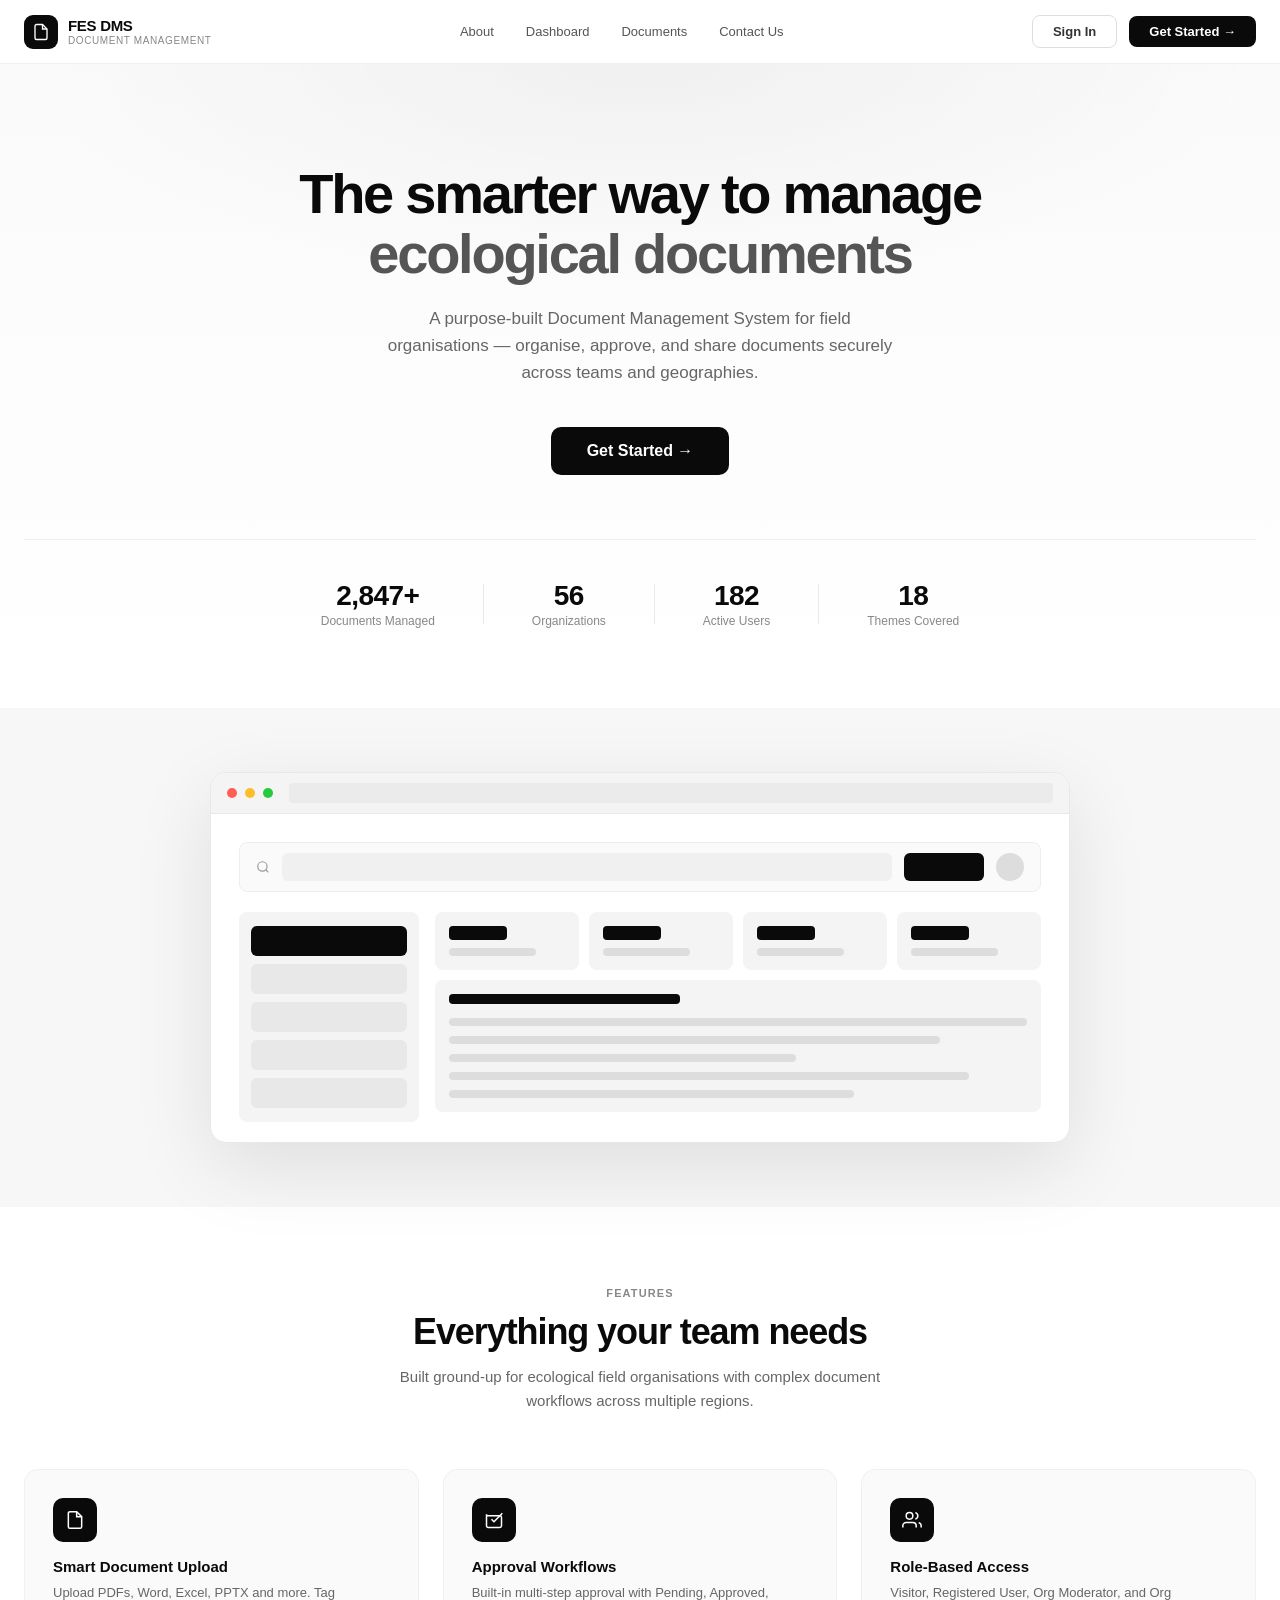
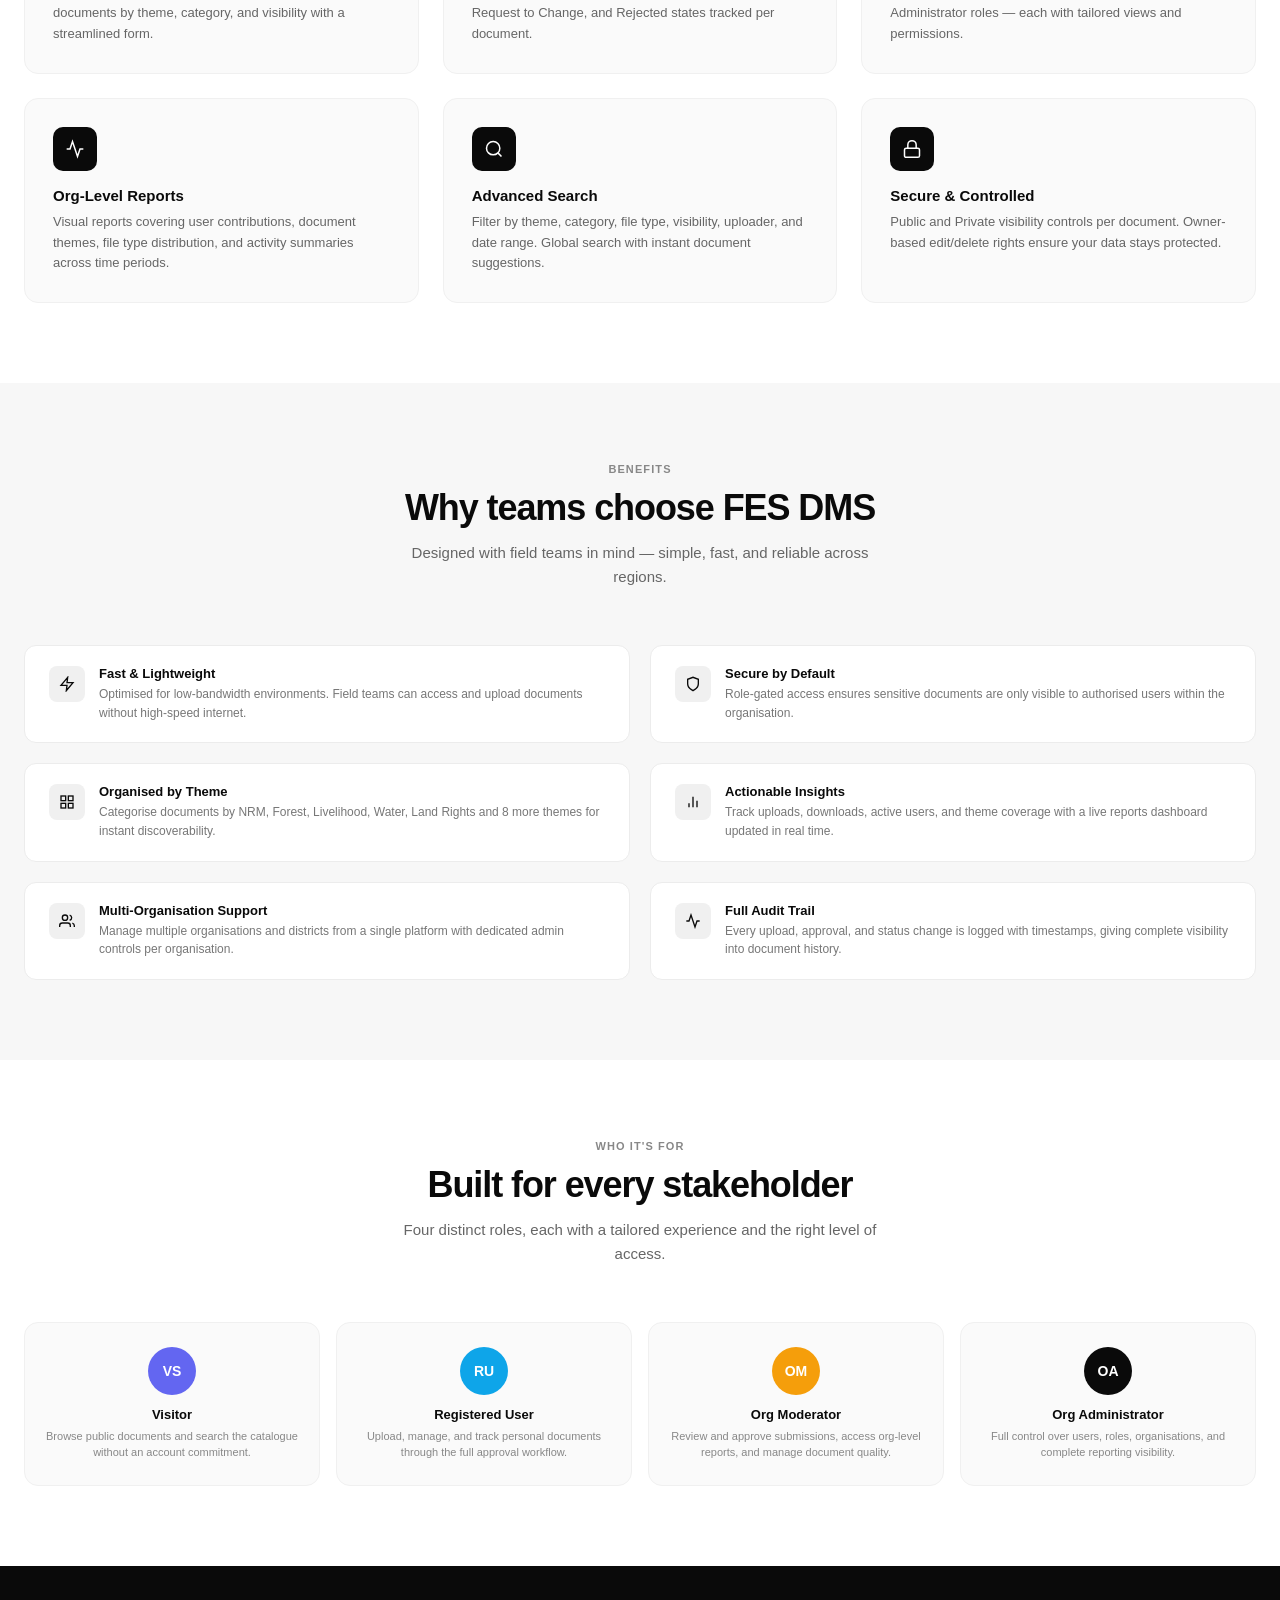
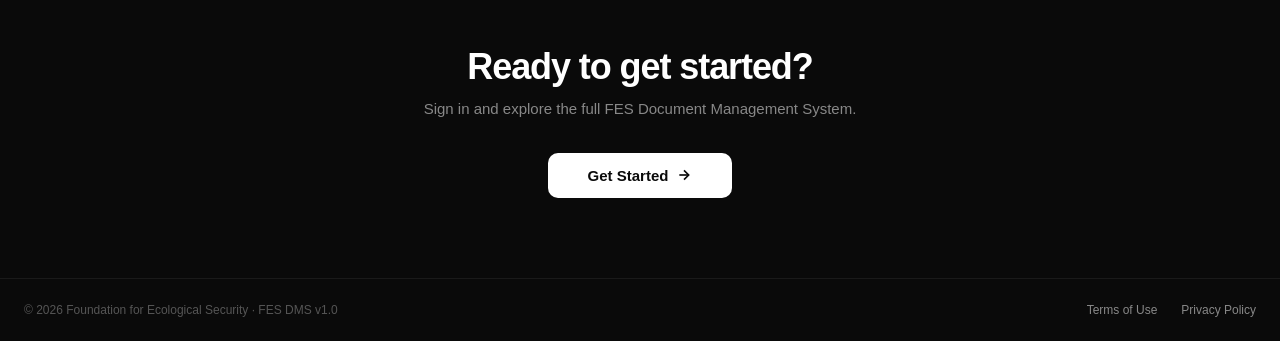
<file: index.html>
<!DOCTYPE html>
<html lang="en">
<head>
  <meta charset="UTF-8" />
  <meta http-equiv="refresh" content="0; url=landing.html" />
  <title>FES DMS</title>
  <link rel="canonical" href="landing.html" />
</head>
<body>
  <p>Redirecting to <a href="landing.html">FES DMS</a>…</p>
  <script>window.location.replace('landing.html');</script>
</body>
</html>
</file>
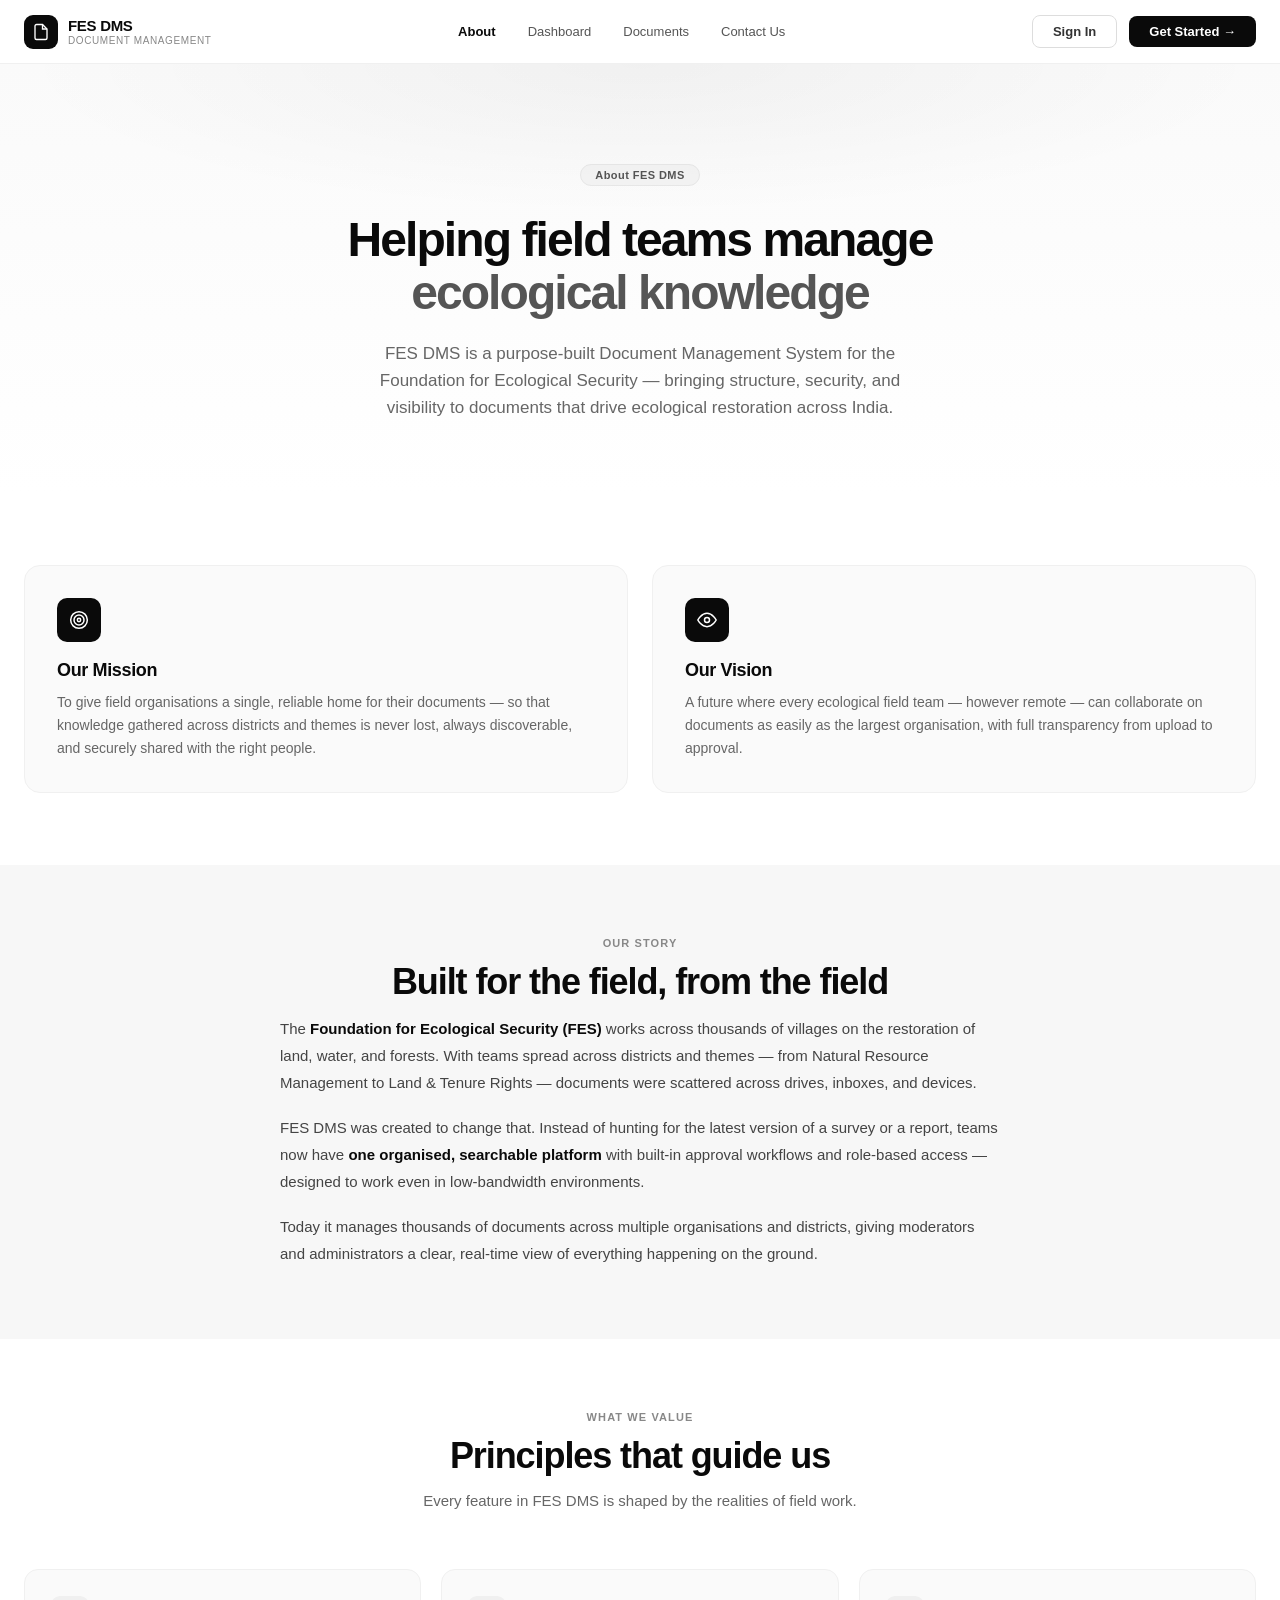
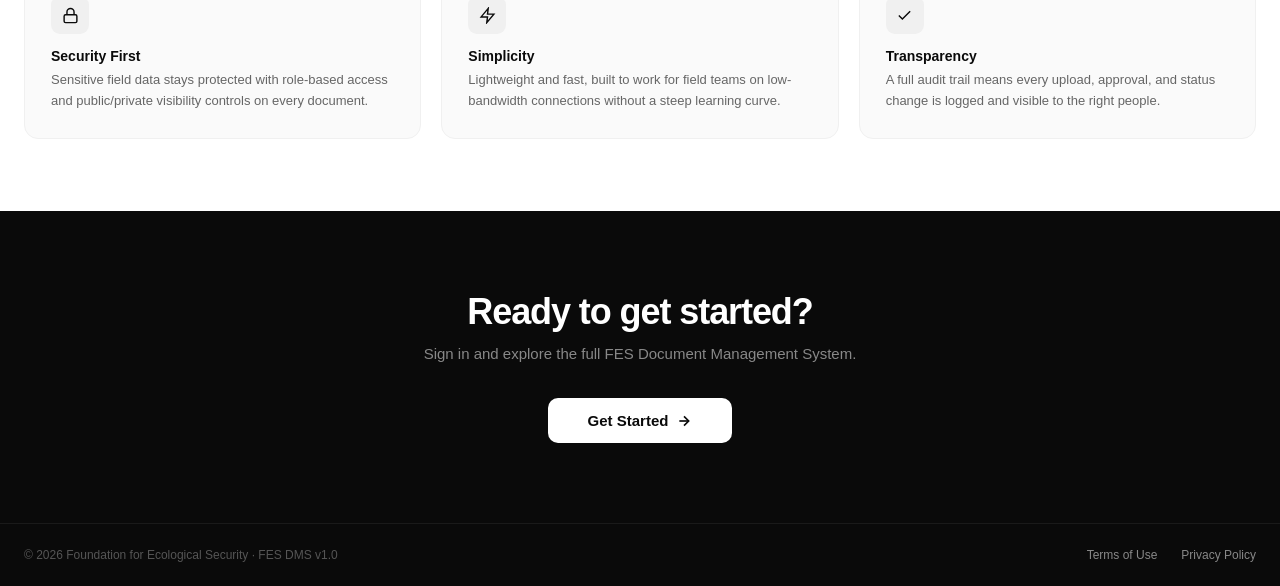
<file: about.html>
<!DOCTYPE html>
<html lang="en">
<head>
  <meta charset="UTF-8" />
  <meta name="viewport" content="width=device-width, initial-scale=1.0" />
  <title>About Us — FES DMS</title>
  <style>
    *, *::before, *::after { box-sizing: border-box; margin: 0; padding: 0; }
    body {
      font-family: 'Helvetica Neue', Helvetica, Arial, sans-serif;
      color: #0a0a0a; background: #fff;
      -webkit-font-smoothing: antialiased;
    }

    /* ── Shared Nav ── */
    .lp-nav {
      position: sticky; top: 0;
      background: rgba(255,255,255,0.92);
      backdrop-filter: blur(12px);
      border-bottom: 1px solid #f0f0f0;
      padding: 0 max(24px, calc((100% - 1280px) / 2)); height: 64px;
      display: flex; align-items: center; justify-content: space-between;
      z-index: 100;
    }
    .lp-nav-brand { display: flex; align-items: center; gap: 10px; cursor: pointer; }
    .lp-nav-brand-icon {
      width: 34px; height: 34px; background: #0a0a0a; border-radius: 9px;
      display: flex; align-items: center; justify-content: center;
    }
    .lp-nav-brand-icon svg { width: 18px; height: 18px; stroke: #fff; fill: none; stroke-width: 1.8; }
    .lp-nav-brand-name { font-size: 15px; font-weight: 800; letter-spacing: -0.02em; color: #0a0a0a; }
    .lp-nav-brand-sub { font-size: 10px; color: #888; font-weight: 500; letter-spacing: 0.06em; text-transform: uppercase; margin-top: 1px; }
    .lp-nav-links { display: flex; gap: 32px; }
    .lp-nav-link { font-size: 13px; font-weight: 500; color: #555; text-decoration: none; cursor: pointer; transition: color .15s; }
    .lp-nav-link:hover { color: #0a0a0a; }
    .lp-nav-link-active { color: #0a0a0a; font-weight: 700; }
    .lp-nav-cta { display: flex; align-items: center; gap: 12px; }
    .lp-btn-ghost {
      padding: 8px 20px; border-radius: 8px; font-size: 13px; font-weight: 600;
      border: 1px solid #ddd; background: transparent; cursor: pointer; color: #333;
      transition: border-color .15s, color .15s;
    }
    .lp-btn-ghost:hover { border-color: #999; color: #0a0a0a; }
    .lp-btn-solid {
      padding: 8px 20px; border-radius: 8px; font-size: 13px; font-weight: 600;
      border: none; background: #0a0a0a; color: #fff; cursor: pointer;
      transition: background .15s, transform .1s;
    }
    .lp-btn-solid:hover { background: #222; transform: translateY(-1px); }

    /* ── Section shared ── */
    .lp-section-label {
      font-size: 11px; font-weight: 700; letter-spacing: 0.1em; text-transform: uppercase;
      color: #888; margin-bottom: 12px; text-align: center;
    }
    .lp-section-title {
      font-size: 36px; font-weight: 800; letter-spacing: -0.03em; color: #0a0a0a;
      text-align: center; margin-bottom: 12px;
    }
    .lp-section-sub {
      font-size: 15px; color: #666; text-align: center; max-width: 560px;
      margin: 0 auto 56px; line-height: 1.6;
    }

    /* ── Hero ── */
    .ab-hero {
      padding: 100px max(24px, calc((100% - 1280px) / 2)) 72px; text-align: center;
      background: linear-gradient(180deg, #fafafa 0%, #fff 100%);
      position: relative; overflow: hidden;
    }
    .ab-hero::before {
      content: ''; position: absolute; inset: 0;
      background: radial-gradient(ellipse 70% 50% at 50% 0%, rgba(0,0,0,0.04) 0%, transparent 70%);
      pointer-events: none;
    }
    .ab-badge {
      display: inline-flex; align-items: center; gap: 6px;
      background: #f4f4f4; border: 1px solid #e8e8e8; border-radius: 20px;
      padding: 4px 14px; font-size: 11px; font-weight: 600; color: #555;
      letter-spacing: 0.04em; margin-bottom: 28px;
    }
    .ab-hero h1 {
      font-size: 48px; font-weight: 800; letter-spacing: -0.04em; line-height: 1.1;
      max-width: 720px; margin: 0 auto 20px;
    }
    .ab-hero h1 em { font-style: normal; color: #555; }
    .ab-hero p { font-size: 17px; color: #666; line-height: 1.6; max-width: 560px; margin: 0 auto; }

    /* ── Mission ── */
    .ab-mission { padding: 72px max(24px, calc((100% - 1280px) / 2)); background: #fff; }
    .ab-mission-grid { display: grid; grid-template-columns: 1fr 1fr; gap: 24px; }
    .ab-card { padding: 32px; border: 1px solid #f0f0f0; border-radius: 16px; background: #fafafa; }
    .ab-card-icon {
      width: 44px; height: 44px; background: #0a0a0a; border-radius: 10px;
      display: flex; align-items: center; justify-content: center; margin-bottom: 18px;
    }
    .ab-card-icon svg { width: 20px; height: 20px; stroke: #fff; fill: none; stroke-width: 1.8; }
    .ab-card h3 { font-size: 18px; font-weight: 700; margin-bottom: 10px; letter-spacing: -0.02em; }
    .ab-card p { font-size: 14px; color: #666; line-height: 1.65; }

    /* ── Story ── */
    .ab-story { padding: 72px max(24px, calc((100% - 1280px) / 2)); background: #f7f7f7; }
    .ab-story-inner { max-width: 720px; margin: 0 auto; }
    .ab-story p { font-size: 15px; color: #444; line-height: 1.8; margin-bottom: 18px; }
    .ab-story p:last-child { margin-bottom: 0; }
    .ab-story b { color: #0a0a0a; font-weight: 700; }

    /* ── Stats ── */
    .ab-stats { padding: 64px max(24px, calc((100% - 1280px) / 2)); background: #0a0a0a; }
    .ab-stats-grid { display: grid; grid-template-columns: repeat(4, 1fr); gap: 24px; max-width: 900px; margin: 0 auto; text-align: center; }
    .ab-stat-val { font-size: 38px; font-weight: 800; color: #fff; letter-spacing: -0.03em; }
    .ab-stat-lbl { font-size: 13px; color: #888; margin-top: 6px; }

    /* ── Values ── */
    .ab-values { padding: 72px max(24px, calc((100% - 1280px) / 2)); background: #fff; }
    .ab-values-grid { display: grid; grid-template-columns: repeat(3, 1fr); gap: 20px; }
    .ab-value { padding: 26px; border: 1px solid #f0f0f0; border-radius: 14px; background: #fafafa; transition: border-color .2s, transform .2s; }
    .ab-value:hover { border-color: #ddd; transform: translateY(-3px); }
    .ab-value-icon { width: 38px; height: 38px; background: #f0f0f0; border-radius: 9px; display: flex; align-items: center; justify-content: center; margin-bottom: 14px; }
    .ab-value-icon svg { width: 17px; height: 17px; stroke: #0a0a0a; fill: none; stroke-width: 2; }
    .ab-value h4 { font-size: 14px; font-weight: 700; margin-bottom: 6px; }
    .ab-value p { font-size: 13px; color: #666; line-height: 1.6; }

    /* ── CTA ── */
    .lp-cta { padding: 80px max(24px, calc((100% - 1280px) / 2)); background: #0a0a0a; text-align: center; }
    .lp-cta h2 { font-size: 36px; font-weight: 800; color: #fff; letter-spacing: -0.03em; margin-bottom: 12px; }
    .lp-cta p { font-size: 15px; color: #888; margin-bottom: 36px; }
    .lp-cta-btn {
      padding: 14px 40px; border-radius: 10px; font-size: 15px; font-weight: 700;
      background: #fff; color: #0a0a0a; border: none; cursor: pointer;
      transition: background .15s, transform .1s; display: inline-flex; align-items: center; gap: 8px;
    }
    .lp-cta-btn:hover { background: #f0f0f0; transform: translateY(-2px); }

    /* ── Footer ── */
    .lp-footer {
      padding: 24px max(24px, calc((100% - 1280px) / 2)); background: #0a0a0a; border-top: 1px solid #1a1a1a;
      display: flex; align-items: center; justify-content: space-between;
    }
    .lp-footer-left { font-size: 12px; color: #555; }
    .lp-footer-right { display: flex; gap: 24px; }
    .lp-footer-right a { font-size: 12px; color: #888; text-decoration: none; transition: color .15s; }
    .lp-footer-right a:hover { color: #fff; }

    @media (max-width: 900px) {
      .lp-nav { padding: 0 24px; }
      .lp-nav-links { display: none; }
      .ab-hero { padding: 72px 24px 56px; }
      .ab-hero h1 { font-size: 34px; }
      .ab-mission, .ab-story, .ab-values, .ab-stats, .lp-cta { padding: 56px 24px; }
      .ab-mission-grid { grid-template-columns: 1fr; }
      .ab-stats-grid { grid-template-columns: 1fr 1fr; gap: 32px; }
      .ab-values-grid { grid-template-columns: 1fr; }
      .lp-footer { padding: 24px; flex-direction: column; gap: 8px; text-align: center; }
    }
  </style>
  <link rel="stylesheet" href="modal.css" /></head>
<body>

  <!-- Shared Nav -->
  <nav class="lp-nav">
    <div class="lp-nav-brand" onclick="location.href='landing.html'">
      <div class="lp-nav-brand-icon">
        <svg viewBox="0 0 24 24"><path d="M14 2H6a2 2 0 0 0-2 2v16a2 2 0 0 0 2 2h12a2 2 0 0 0 2-2V8z"/><polyline points="14 2 14 8 20 8"/></svg>
      </div>
      <div>
        <div class="lp-nav-brand-name">FES DMS</div>
        <div class="lp-nav-brand-sub">Document Management</div>
      </div>
    </div>
    <div class="lp-nav-links">
      <a class="lp-nav-link lp-nav-link-active" href="about.html">About</a>
      <a class="lp-nav-link" href="dashboard.html">Dashboard</a>
      <a class="lp-nav-link" href="documents.html">Documents</a>
      <a class="lp-nav-link" href="contact.html">Contact Us</a>
    </div>
    <div class="lp-nav-cta">
      <button class="lp-btn-ghost" onclick="location.href='dashboard.html'">Sign In</button>
      <button class="lp-btn-solid" onclick="openGetStarted()">Get Started →</button>
    </div>
  </nav>

  <!-- Hero -->
  <section class="ab-hero">
    <div class="ab-badge">About FES DMS</div>
    <h1>Helping field teams manage <em>ecological knowledge</em></h1>
    <p>FES DMS is a purpose-built Document Management System for the Foundation for Ecological Security — bringing structure, security, and visibility to documents that drive ecological restoration across India.</p>
  </section>

  <!-- Mission & Vision -->
  <section class="ab-mission">
    <div class="ab-mission-grid">
      <div class="ab-card">
        <div class="ab-card-icon"><svg viewBox="0 0 24 24"><circle cx="12" cy="12" r="10"/><circle cx="12" cy="12" r="6"/><circle cx="12" cy="12" r="2"/></svg></div>
        <h3>Our Mission</h3>
        <p>To give field organisations a single, reliable home for their documents — so that knowledge gathered across districts and themes is never lost, always discoverable, and securely shared with the right people.</p>
      </div>
      <div class="ab-card">
        <div class="ab-card-icon"><svg viewBox="0 0 24 24"><path d="M1 12s4-8 11-8 11 8 11 8-4 8-11 8-11-8-11-8z"/><circle cx="12" cy="12" r="3"/></svg></div>
        <h3>Our Vision</h3>
        <p>A future where every ecological field team — however remote — can collaborate on documents as easily as the largest organisation, with full transparency from upload to approval.</p>
      </div>
    </div>
  </section>

  <!-- Story -->
  <section class="ab-story">
    <div class="lp-section-label">Our Story</div>
    <h2 class="lp-section-title">Built for the field, from the field</h2>
    <div class="ab-story-inner">
      <p>The <b>Foundation for Ecological Security (FES)</b> works across thousands of villages on the restoration of land, water, and forests. With teams spread across districts and themes — from Natural Resource Management to Land &amp; Tenure Rights — documents were scattered across drives, inboxes, and devices.</p>
      <p>FES DMS was created to change that. Instead of hunting for the latest version of a survey or a report, teams now have <b>one organised, searchable platform</b> with built-in approval workflows and role-based access — designed to work even in low-bandwidth environments.</p>
      <p>Today it manages thousands of documents across multiple organisations and districts, giving moderators and administrators a clear, real-time view of everything happening on the ground.</p>
    </div>
  </section>

  <!-- Values -->
  <section class="ab-values">
    <div class="lp-section-label">What We Value</div>
    <h2 class="lp-section-title">Principles that guide us</h2>
    <p class="lp-section-sub">Every feature in FES DMS is shaped by the realities of field work.</p>
    <div class="ab-values-grid">
      <div class="ab-value">
        <div class="ab-value-icon"><svg viewBox="0 0 24 24"><rect x="3" y="11" width="18" height="11" rx="2"/><path d="M7 11V7a5 5 0 0 1 10 0v4"/></svg></div>
        <h4>Security First</h4>
        <p>Sensitive field data stays protected with role-based access and public/private visibility controls on every document.</p>
      </div>
      <div class="ab-value">
        <div class="ab-value-icon"><svg viewBox="0 0 24 24"><path d="M13 2L3 14h9l-1 8 10-12h-9l1-8z"/></svg></div>
        <h4>Simplicity</h4>
        <p>Lightweight and fast, built to work for field teams on low-bandwidth connections without a steep learning curve.</p>
      </div>
      <div class="ab-value">
        <div class="ab-value-icon"><svg viewBox="0 0 24 24"><polyline points="20 6 9 17 4 12"/></svg></div>
        <h4>Transparency</h4>
        <p>A full audit trail means every upload, approval, and status change is logged and visible to the right people.</p>
      </div>
    </div>
  </section>

  <!-- CTA -->
  <section class="lp-cta">
    <h2>Ready to get started?</h2>
    <p>Sign in and explore the full FES Document Management System.</p>
    <button class="lp-cta-btn" onclick="openGetStarted()">
      Get Started
      <svg viewBox="0 0 24 24" width="16" height="16" fill="none" stroke="currentColor" stroke-width="2.5"><line x1="5" y1="12" x2="19" y2="12"/><polyline points="12 5 19 12 12 19"/></svg>
    </button>
  </section>

  <!-- Footer -->
  <footer class="lp-footer">
    <div class="lp-footer-left">© 2026 Foundation for Ecological Security · FES DMS v1.0</div>
    <div class="lp-footer-right">
      <a href="terms.html">Terms of Use</a>
      <a href="privacy.html">Privacy Policy</a>
    </div>
  </footer>

  <script src="modal.js"></script></body>
</html>
</file>
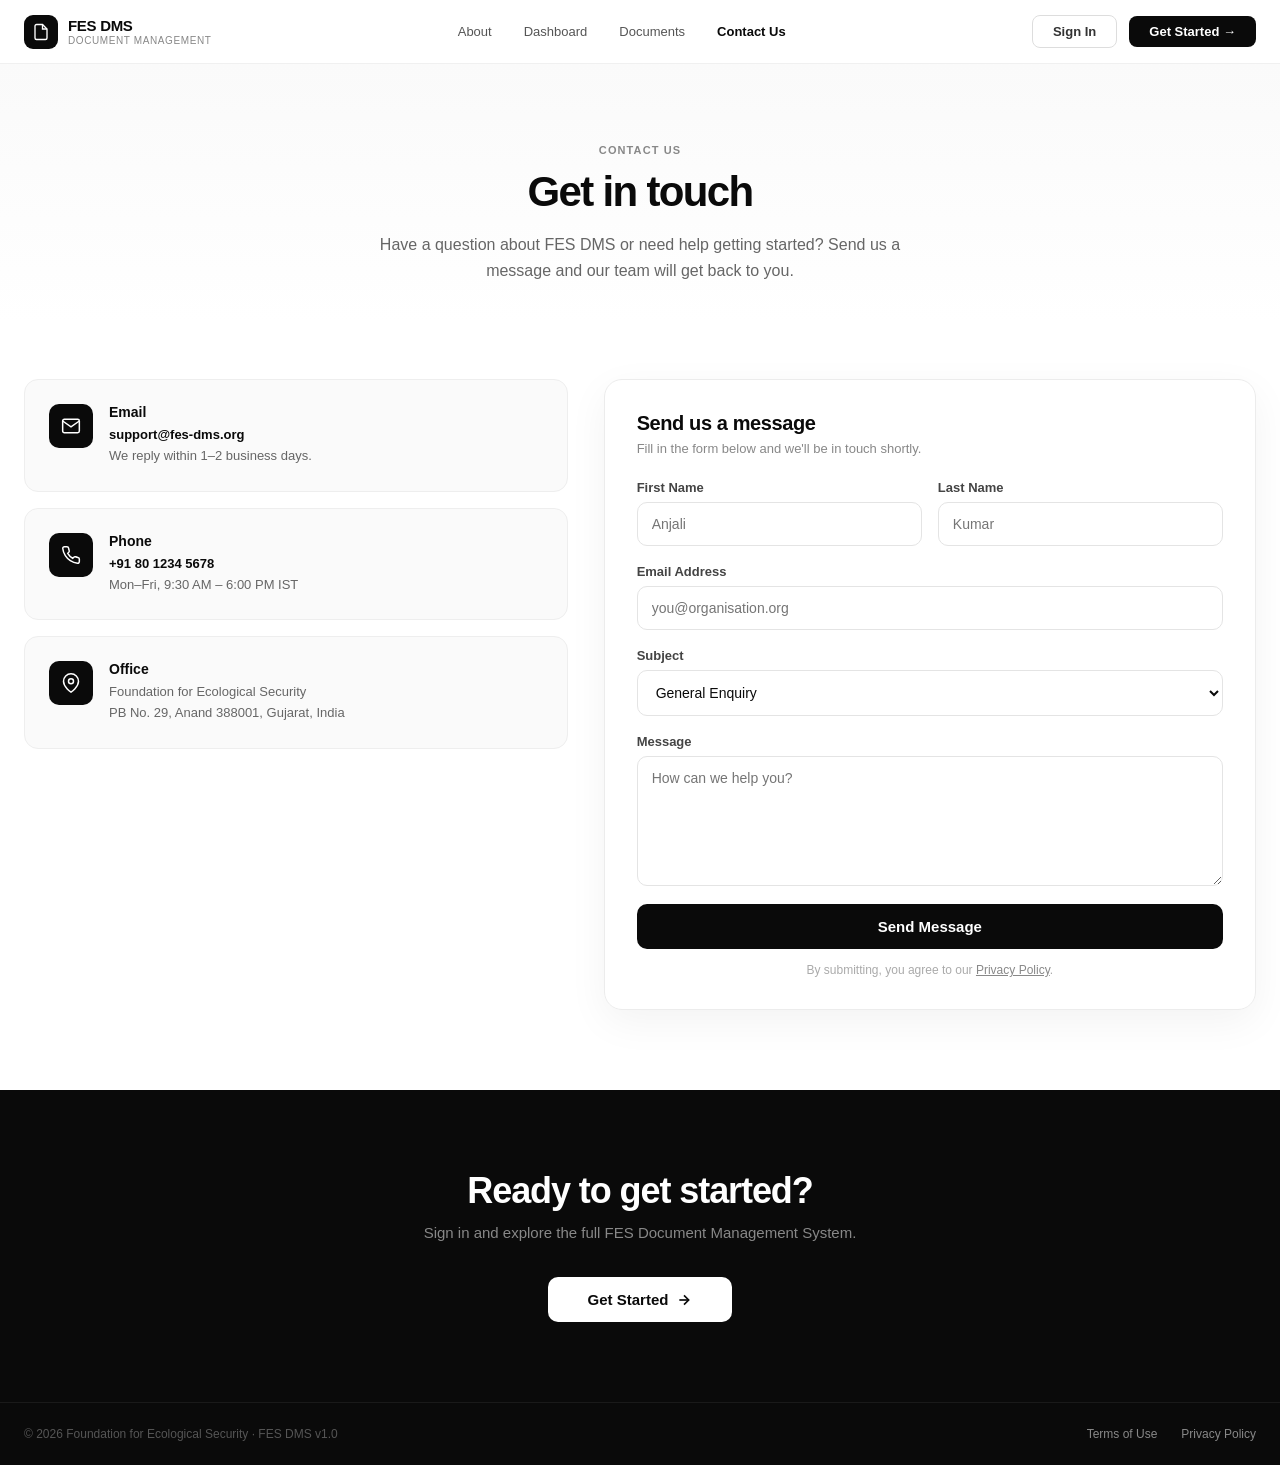
<file: contact.html>
<!DOCTYPE html>
<html lang="en">
<head>
  <meta charset="UTF-8" />
  <meta name="viewport" content="width=device-width, initial-scale=1.0" />
  <title>Contact Us — FES DMS</title>
  <style>
    *, *::before, *::after { box-sizing: border-box; margin: 0; padding: 0; }
    body { font-family: 'Helvetica Neue', Helvetica, Arial, sans-serif; color: #0a0a0a; background: #fff; -webkit-font-smoothing: antialiased; }

    /* ── Shared Nav ── */
    .lp-nav { position: sticky; top: 0; background: rgba(255,255,255,0.92); backdrop-filter: blur(12px); border-bottom: 1px solid #f0f0f0; padding: 0 max(24px, calc((100% - 1280px) / 2)); height: 64px; display: flex; align-items: center; justify-content: space-between; z-index: 100; }
    .lp-nav-brand { display: flex; align-items: center; gap: 10px; cursor: pointer; }
    .lp-nav-brand-icon { width: 34px; height: 34px; background: #0a0a0a; border-radius: 9px; display: flex; align-items: center; justify-content: center; }
    .lp-nav-brand-icon svg { width: 18px; height: 18px; stroke: #fff; fill: none; stroke-width: 1.8; }
    .lp-nav-brand-name { font-size: 15px; font-weight: 800; letter-spacing: -0.02em; color: #0a0a0a; }
    .lp-nav-brand-sub { font-size: 10px; color: #888; font-weight: 500; letter-spacing: 0.06em; text-transform: uppercase; margin-top: 1px; }
    .lp-nav-links { display: flex; gap: 32px; }
    .lp-nav-link { font-size: 13px; font-weight: 500; color: #555; text-decoration: none; cursor: pointer; transition: color .15s; }
    .lp-nav-link:hover { color: #0a0a0a; }
    .lp-nav-link-active { color: #0a0a0a; font-weight: 700; }
    .lp-nav-cta { display: flex; align-items: center; gap: 12px; }
    .lp-btn-ghost { padding: 8px 20px; border-radius: 8px; font-size: 13px; font-weight: 600; border: 1px solid #ddd; background: transparent; cursor: pointer; color: #333; transition: border-color .15s, color .15s; }
    .lp-btn-ghost:hover { border-color: #999; color: #0a0a0a; }
    .lp-btn-solid { padding: 8px 20px; border-radius: 8px; font-size: 13px; font-weight: 600; border: none; background: #0a0a0a; color: #fff; cursor: pointer; transition: background .15s, transform .1s; }
    .lp-btn-solid:hover { background: #222; transform: translateY(-1px); }

    /* ── Hero ── */
    .ct-hero { padding: 80px max(24px, calc((100% - 1280px) / 2)) 40px; text-align: center; background: linear-gradient(180deg, #fafafa 0%, #fff 100%); }
    .ct-hero .lbl { font-size: 11px; font-weight: 700; letter-spacing: 0.1em; text-transform: uppercase; color: #888; margin-bottom: 12px; }
    .ct-hero h1 { font-size: 42px; font-weight: 800; letter-spacing: -0.04em; margin-bottom: 16px; }
    .ct-hero p { font-size: 16px; color: #666; line-height: 1.6; max-width: 540px; margin: 0 auto; }

    /* ── Body ── */
    .ct-wrap { padding: 56px max(24px, calc((100% - 1280px) / 2)) 80px; display: grid; grid-template-columns: 1fr 1.2fr; gap: 36px; align-items: start; }

    /* Info cards */
    .ct-info { display: flex; flex-direction: column; gap: 16px; }
    .ct-card { display: flex; gap: 16px; padding: 24px; border: 1px solid #eee; border-radius: 14px; background: #fafafa; }
    .ct-card-icon { width: 44px; height: 44px; flex-shrink: 0; background: #0a0a0a; border-radius: 10px; display: flex; align-items: center; justify-content: center; }
    .ct-card-icon svg { width: 20px; height: 20px; stroke: #fff; fill: none; stroke-width: 1.8; }
    .ct-card h3 { font-size: 14px; font-weight: 700; margin-bottom: 5px; }
    .ct-card p { font-size: 13px; color: #666; line-height: 1.6; }
    .ct-card a { color: #0a0a0a; text-decoration: none; font-weight: 600; }
    .ct-card a:hover { text-decoration: underline; }

    /* Form */
    .ct-form { border: 1px solid #ececec; border-radius: 18px; padding: 32px; box-shadow: 0 12px 40px rgba(0,0,0,.05); }
    .ct-form h2 { font-size: 20px; font-weight: 800; letter-spacing: -0.02em; margin-bottom: 6px; }
    .ct-form .sub { font-size: 13px; color: #888; margin-bottom: 24px; }
    .ct-row { display: grid; grid-template-columns: 1fr 1fr; gap: 16px; }
    .ct-field { display: flex; flex-direction: column; gap: 7px; margin-bottom: 18px; }
    .ct-field label { font-size: 13px; font-weight: 600; color: #444; }
    .ct-field input, .ct-field select, .ct-field textarea {
      border: 1px solid #e4e4e4; border-radius: 10px; padding: 13px 14px; font-size: 14px;
      font-family: inherit; color: #0a0a0a; outline: none; transition: border-color .15s; background: #fff;
    }
    .ct-field input:focus, .ct-field select:focus, .ct-field textarea:focus { border-color: #0a0a0a; }
    .ct-field textarea { resize: vertical; min-height: 130px; }
    .ct-submit { width: 100%; padding: 14px; border-radius: 10px; font-size: 15px; font-weight: 700; border: none; background: #0a0a0a; color: #fff; cursor: pointer; transition: background .15s, transform .1s; }
    .ct-submit:hover { background: #222; transform: translateY(-1px); }
    .ct-note { margin-top: 14px; font-size: 12px; color: #aaa; text-align: center; }
    .ct-ok { display: none; margin-top: 16px; padding: 14px 16px; border-radius: 10px; background: #e8fef0; color: #16794a; font-size: 13px; font-weight: 600; text-align: center; }

    /* ── Footer ── */
    .lp-cta { padding: 80px max(24px, calc((100% - 1280px) / 2)); background: #0a0a0a; text-align: center; }
    .lp-cta h2 { font-size: 36px; font-weight: 800; color: #fff; letter-spacing: -0.03em; margin-bottom: 12px; }
    .lp-cta p { font-size: 15px; color: #888; margin-bottom: 36px; }
    .lp-cta-btn { padding: 14px 40px; border-radius: 10px; font-size: 15px; font-weight: 700; background: #fff; color: #0a0a0a; border: none; cursor: pointer; transition: background .15s, transform .1s; display: inline-flex; align-items: center; gap: 8px; }
    .lp-cta-btn:hover { background: #f0f0f0; transform: translateY(-2px); }
    .lp-footer { padding: 24px max(24px, calc((100% - 1280px) / 2)); background: #0a0a0a; border-top: 1px solid #1a1a1a; display: flex; align-items: center; justify-content: space-between; }
    .lp-footer-left { font-size: 12px; color: #555; }
    .lp-footer-right { display: flex; gap: 24px; }
    .lp-footer-right a { font-size: 12px; color: #888; text-decoration: none; transition: color .15s; }
    .lp-footer-right a:hover { color: #fff; }

    @media (max-width: 900px) {
      .lp-nav { padding: 0 24px; } .lp-nav-links { display: none; }
      .ct-hero { padding: 56px 24px 32px; } .ct-hero h1 { font-size: 32px; }
      .ct-wrap { grid-template-columns: 1fr; gap: 24px; padding: 40px 24px 60px; }
      .ct-row { grid-template-columns: 1fr; }
      .lp-footer { padding: 24px; flex-direction: column; gap: 12px; text-align: center; }
    }
  </style>
  <link rel="stylesheet" href="modal.css" /></head>
<body>

  <!-- Shared Nav -->
  <nav class="lp-nav">
    <div class="lp-nav-brand" onclick="location.href='landing.html'">
      <div class="lp-nav-brand-icon">
        <svg viewBox="0 0 24 24"><path d="M14 2H6a2 2 0 0 0-2 2v16a2 2 0 0 0 2 2h12a2 2 0 0 0 2-2V8z"/><polyline points="14 2 14 8 20 8"/></svg>
      </div>
      <div>
        <div class="lp-nav-brand-name">FES DMS</div>
        <div class="lp-nav-brand-sub">Document Management</div>
      </div>
    </div>
    <div class="lp-nav-links">
      <a class="lp-nav-link" href="about.html">About</a>
      <a class="lp-nav-link" href="dashboard.html">Dashboard</a>
      <a class="lp-nav-link" href="documents.html">Documents</a>
      <a class="lp-nav-link lp-nav-link-active" href="contact.html">Contact Us</a>
    </div>
    <div class="lp-nav-cta">
      <button class="lp-btn-ghost" onclick="location.href='dashboard.html'">Sign In</button>
      <button class="lp-btn-solid" onclick="openGetStarted()">Get Started →</button>
    </div>
  </nav>

  <!-- Hero -->
  <section class="ct-hero">
    <div class="lbl">Contact Us</div>
    <h1>Get in touch</h1>
    <p>Have a question about FES DMS or need help getting started? Send us a message and our team will get back to you.</p>
  </section>

  <!-- Body -->
  <section class="ct-wrap">

    <!-- Info -->
    <div class="ct-info">
      <div class="ct-card">
        <div class="ct-card-icon"><svg viewBox="0 0 24 24"><path d="M4 4h16a2 2 0 0 1 2 2v12a2 2 0 0 1-2 2H4a2 2 0 0 1-2-2V6a2 2 0 0 1 2-2z"/><polyline points="22 6 12 13 2 6"/></svg></div>
        <div>
          <h3>Email</h3>
          <p><a href="mailto:support@fes-dms.org">support@fes-dms.org</a><br>We reply within 1–2 business days.</p>
        </div>
      </div>
      <div class="ct-card">
        <div class="ct-card-icon"><svg viewBox="0 0 24 24"><path d="M22 16.92v3a2 2 0 0 1-2.18 2 19.79 19.79 0 0 1-8.63-3.07 19.5 19.5 0 0 1-6-6 19.79 19.79 0 0 1-3.07-8.67A2 2 0 0 1 4.11 2h3a2 2 0 0 1 2 1.72c.13.96.36 1.9.7 2.81a2 2 0 0 1-.45 2.11L8.09 9.91a16 16 0 0 0 6 6l1.27-1.27a2 2 0 0 1 2.11-.45c.91.34 1.85.57 2.81.7A2 2 0 0 1 22 16.92z"/></svg></div>
        <div>
          <h3>Phone</h3>
          <p><a href="tel:+918012345678">+91 80 1234 5678</a><br>Mon–Fri, 9:30 AM – 6:00 PM IST</p>
        </div>
      </div>
      <div class="ct-card">
        <div class="ct-card-icon"><svg viewBox="0 0 24 24"><path d="M21 10c0 7-9 13-9 13s-9-6-9-13a9 9 0 0 1 18 0z"/><circle cx="12" cy="10" r="3"/></svg></div>
        <div>
          <h3>Office</h3>
          <p>Foundation for Ecological Security<br>PB No. 29, Anand 388001, Gujarat, India</p>
        </div>
      </div>
    </div>

    <!-- Form -->
    <div class="ct-form">
      <h2>Send us a message</h2>
      <div class="sub">Fill in the form below and we'll be in touch shortly.</div>
      <form id="ctForm" onsubmit="return submitForm(event)">
        <div class="ct-row">
          <div class="ct-field">
            <label for="fname">First Name</label>
            <input id="fname" type="text" placeholder="Anjali" required />
          </div>
          <div class="ct-field">
            <label for="lname">Last Name</label>
            <input id="lname" type="text" placeholder="Kumar" required />
          </div>
        </div>
        <div class="ct-field">
          <label for="email">Email Address</label>
          <input id="email" type="email" placeholder="you@organisation.org" required />
        </div>
        <div class="ct-field">
          <label for="subject">Subject</label>
          <select id="subject">
            <option>General Enquiry</option>
            <option>Product Demo</option>
            <option>Technical Support</option>
            <option>Partnership</option>
            <option>Other</option>
          </select>
        </div>
        <div class="ct-field">
          <label for="message">Message</label>
          <textarea id="message" placeholder="How can we help you?" required></textarea>
        </div>
        <button type="submit" class="ct-submit">Send Message</button>
        <div class="ct-note">By submitting, you agree to our <a href="privacy.html" style="color:#888">Privacy Policy</a>.</div>
        <div class="ct-ok" id="ctOk">✓ Thanks! Your message has been sent. We'll get back to you soon.</div>
      </form>
    </div>

  </section>

  <!-- CTA -->
  <section class="lp-cta">
    <h2>Ready to get started?</h2>
    <p>Sign in and explore the full FES Document Management System.</p>
    <button class="lp-cta-btn" onclick="openGetStarted()">
      Get Started
      <svg viewBox="0 0 24 24" width="16" height="16" fill="none" stroke="currentColor" stroke-width="2.5"><line x1="5" y1="12" x2="19" y2="12"/><polyline points="12 5 19 12 12 19"/></svg>
    </button>
  </section>

  <!-- Footer -->
  <footer class="lp-footer">
    <div class="lp-footer-left">© 2026 Foundation for Ecological Security · FES DMS v1.0</div>
    <div class="lp-footer-right">
      <a href="terms.html">Terms of Use</a>
      <a href="privacy.html">Privacy Policy</a>
    </div>
  </footer>

  <script>
    function submitForm(e) {
      e.preventDefault();
      document.getElementById('ctForm').reset();
      document.getElementById('ctOk').style.display = 'block';
      return false;
    }
  </script>

  <script src="modal.js"></script></body>
</html>
</file>
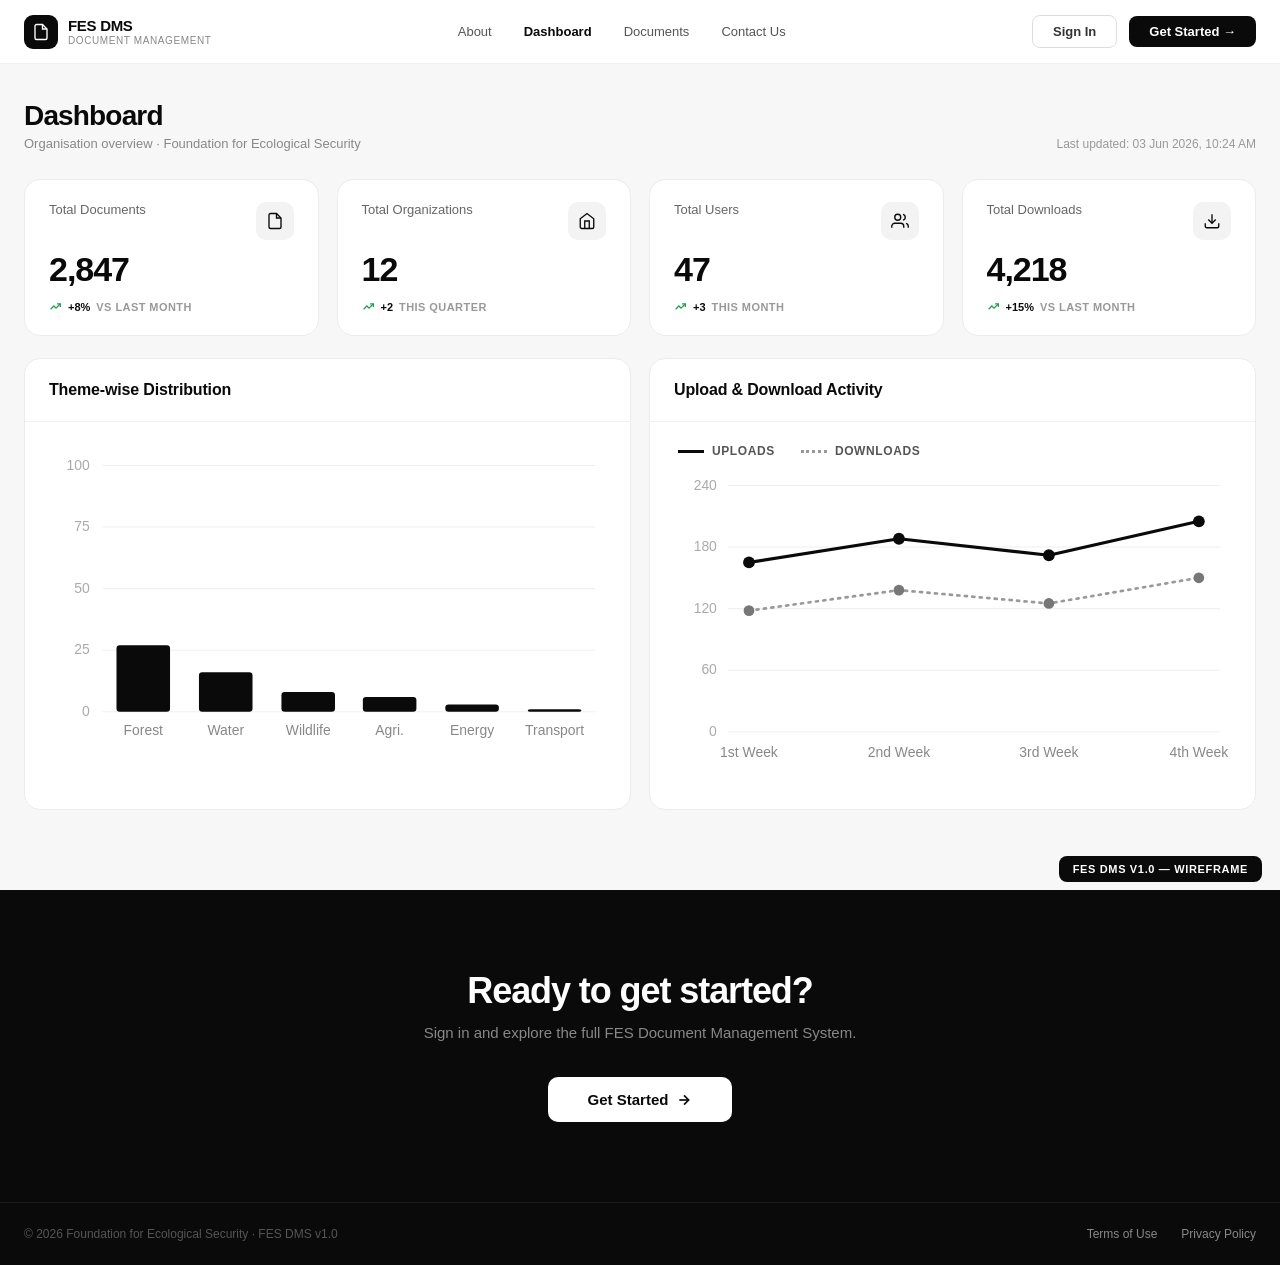
<file: dashboard.html>
<!DOCTYPE html>
<html lang="en">
<head>
  <meta charset="UTF-8" />
  <meta name="viewport" content="width=device-width, initial-scale=1.0" />
  <title>Dashboard — FES DMS</title>
  <style>
    *, *::before, *::after { box-sizing: border-box; margin: 0; padding: 0; }
    body {
      font-family: 'Helvetica Neue', Helvetica, Arial, sans-serif;
      color: #0a0a0a; background: #f7f7f7;
      -webkit-font-smoothing: antialiased;
    }

    /* ── Shared Nav ── */
    .lp-nav {
      position: sticky; top: 0;
      background: rgba(255,255,255,0.92);
      backdrop-filter: blur(12px);
      border-bottom: 1px solid #f0f0f0;
      padding: 0 max(24px, calc((100% - 1280px) / 2)); height: 64px;
      display: flex; align-items: center; justify-content: space-between;
      z-index: 100;
    }
    .lp-nav-brand { display: flex; align-items: center; gap: 10px; cursor: pointer; }
    .lp-nav-brand-icon {
      width: 34px; height: 34px; background: #0a0a0a; border-radius: 9px;
      display: flex; align-items: center; justify-content: center;
    }
    .lp-nav-brand-icon svg { width: 18px; height: 18px; stroke: #fff; fill: none; stroke-width: 1.8; }
    .lp-nav-brand-name { font-size: 15px; font-weight: 800; letter-spacing: -0.02em; color: #0a0a0a; }
    .lp-nav-brand-sub { font-size: 10px; color: #888; font-weight: 500; letter-spacing: 0.06em; text-transform: uppercase; margin-top: 1px; }
    .lp-nav-links { display: flex; gap: 32px; }
    .lp-nav-link { font-size: 13px; font-weight: 500; color: #555; text-decoration: none; cursor: pointer; transition: color .15s; }
    .lp-nav-link:hover { color: #0a0a0a; }
    .lp-nav-link-active { color: #0a0a0a; font-weight: 700; }
    .lp-nav-cta { display: flex; align-items: center; gap: 12px; }
    .lp-btn-ghost {
      padding: 8px 20px; border-radius: 8px; font-size: 13px; font-weight: 600;
      border: 1px solid #ddd; background: transparent; cursor: pointer; color: #333;
      transition: border-color .15s, color .15s;
    }
    .lp-btn-ghost:hover { border-color: #999; color: #0a0a0a; }
    .lp-btn-solid {
      padding: 8px 20px; border-radius: 8px; font-size: 13px; font-weight: 600;
      border: none; background: #0a0a0a; color: #fff; cursor: pointer;
      transition: background .15s, transform .1s;
    }
    .lp-btn-solid:hover { background: #222; transform: translateY(-1px); }

    /* ── Page ── */
    .app-wrap { max-width: none; margin: 0 auto; padding: 36px max(24px, calc((100% - 1280px) / 2)) 80px; }
    .app-head { display: flex; align-items: flex-end; justify-content: space-between; margin-bottom: 28px; }
    .app-head h1 { font-size: 28px; font-weight: 800; letter-spacing: -0.03em; }
    .app-head p { font-size: 13px; color: #888; margin-top: 4px; }
    .app-head-meta { font-size: 12px; color: #999; }

    /* ── KPI cards ── */
    .kpi-row { display: grid; grid-template-columns: repeat(4, 1fr); gap: 18px; margin-bottom: 22px; }
    .kpi {
      background: #fff; border: 1px solid #ececec; border-radius: 16px; padding: 22px 24px;
      transition: border-color .2s, box-shadow .2s, transform .2s;
    }
    .kpi:hover { border-color: #ddd; box-shadow: 0 8px 24px rgba(0,0,0,0.05); transform: translateY(-2px); }
    .kpi-top { display: flex; align-items: flex-start; justify-content: space-between; margin-bottom: 12px; }
    .kpi-label { font-size: 13px; color: #666; font-weight: 500; }
    .kpi-icon { width: 38px; height: 38px; border-radius: 10px; background: #f3f3f3; display: flex; align-items: center; justify-content: center; flex-shrink: 0; }
    .kpi-icon svg { width: 18px; height: 18px; stroke: #0a0a0a; fill: none; stroke-width: 1.8; }
    .kpi-val { font-size: 34px; font-weight: 800; letter-spacing: -0.03em; line-height: 1; margin-bottom: 14px; }
    .kpi-trend { display: flex; align-items: center; gap: 6px; font-size: 11px; }
    .kpi-trend svg { width: 13px; height: 13px; stroke: #16a34a; fill: none; stroke-width: 2.2; }
    .kpi-trend .delta { font-weight: 800; color: #0a0a0a; }
    .kpi-trend .cap { color: #999; letter-spacing: 0.04em; text-transform: uppercase; font-weight: 600; }

    /* ── Chart panels ── */
    .grid-2 { display: grid; grid-template-columns: 1fr 1fr; gap: 18px; }
    .panel { background: #fff; border: 1px solid #ececec; border-radius: 16px; padding: 0; overflow: hidden; }
    .panel-head { display: flex; align-items: center; justify-content: space-between; padding: 22px 24px; border-bottom: 1px solid #f2f2f2; }
    .panel-title { font-size: 16px; font-weight: 700; letter-spacing: -0.01em; }
    .panel-body { padding: 22px 24px 24px; }
    .month-sel {
      font-size: 13px; font-weight: 500; color: #333; padding: 7px 12px;
      border: 1px solid #e4e4e4; border-radius: 8px; background: #fafafa; cursor: pointer; outline: none;
    }
    .month-sel:focus { border-color: #999; }

    /* ── Chart ── */
    .chart { width: 100%; height: auto; display: block; }
    .grid-line { stroke: #f0f0f0; stroke-width: 1; }
    .axis-lbl { fill: #aaa; font-size: 13px; font-family: inherit; }
    .x-lbl { fill: #888; font-size: 13px; font-family: inherit; }
    .bar { fill: #0a0a0a; }
    .legend { display: flex; gap: 26px; align-items: center; margin-bottom: 6px; padding-left: 4px; }
    .legend-item { display: flex; align-items: center; gap: 8px; font-size: 12px; font-weight: 700; letter-spacing: 0.05em; color: #555; }
    .legend-swatch { width: 26px; height: 0; border-top: 3px solid #0a0a0a; }
    .legend-swatch.dotted { border-top: 3px dotted #999; }

    /* ── Footer ── */
    .lp-cta { padding: 80px max(24px, calc((100% - 1280px) / 2)); background: #0a0a0a; text-align: center; }
    .lp-cta h2 { font-size: 36px; font-weight: 800; color: #fff; letter-spacing: -0.03em; margin-bottom: 12px; }
    .lp-cta p { font-size: 15px; color: #888; margin-bottom: 36px; }
    .lp-cta-btn { padding: 14px 40px; border-radius: 10px; font-size: 15px; font-weight: 700; background: #fff; color: #0a0a0a; border: none; cursor: pointer; transition: background .15s, transform .1s; display: inline-flex; align-items: center; gap: 8px; }
    .lp-cta-btn:hover { background: #f0f0f0; transform: translateY(-2px); }
    .lp-footer { padding: 24px max(24px, calc((100% - 1280px) / 2)); background: #0a0a0a; border-top: 1px solid #1a1a1a; display: flex; align-items: center; justify-content: space-between; }
    .lp-footer-left { font-size: 12px; color: #555; }
    .lp-footer-right { display: flex; gap: 24px; }
    .lp-footer-right a { font-size: 12px; color: #888; text-decoration: none; transition: color .15s; }
    .lp-footer-right a:hover { color: #fff; }

    /* ── Wireframe badge ── */
    .wf-badge {
      position: fixed; right: 18px; bottom: 18px; z-index: 90;
      background: #0a0a0a; color: #fff; font-size: 11px; font-weight: 700;
      letter-spacing: 0.06em; padding: 7px 14px; border-radius: 8px;
    }

    @media (max-width: 900px) {
      .lp-nav { padding: 0 24px; }
      .lp-nav-links { display: none; }
      .app-wrap { padding: 28px 20px 64px; }
      .kpi-row { grid-template-columns: 1fr 1fr; }
      .grid-2 { grid-template-columns: 1fr; }
      .lp-footer { padding: 24px; flex-direction: column; gap: 12px; text-align: center; }
    }
  </style>
  <link rel="stylesheet" href="modal.css" /></head>
<body>

  <!-- Shared Nav -->
  <nav class="lp-nav">
    <div class="lp-nav-brand" onclick="location.href='landing.html'">
      <div class="lp-nav-brand-icon">
        <svg viewBox="0 0 24 24"><path d="M14 2H6a2 2 0 0 0-2 2v16a2 2 0 0 0 2 2h12a2 2 0 0 0 2-2V8z"/><polyline points="14 2 14 8 20 8"/></svg>
      </div>
      <div>
        <div class="lp-nav-brand-name">FES DMS</div>
        <div class="lp-nav-brand-sub">Document Management</div>
      </div>
    </div>
    <div class="lp-nav-links">
      <a class="lp-nav-link" href="about.html">About</a>
      <a class="lp-nav-link lp-nav-link-active" href="dashboard.html">Dashboard</a>
      <a class="lp-nav-link" href="documents.html">Documents</a>
      <a class="lp-nav-link" href="contact.html">Contact Us</a>
    </div>
    <div class="lp-nav-cta">
      <button class="lp-btn-ghost" onclick="location.href='dashboard.html'">Sign In</button>
      <button class="lp-btn-solid" onclick="openGetStarted()">Get Started →</button>
    </div>
  </nav>

  <div class="app-wrap">
    <div class="app-head">
      <div>
        <h1>Dashboard</h1>
        <p>Organisation overview · Foundation for Ecological Security</p>
      </div>
      <div class="app-head-meta">Last updated: 03 Jun 2026, 10:24 AM</div>
    </div>

    <!-- KPIs -->
    <div class="kpi-row">
      <div class="kpi">
        <div class="kpi-top">
          <div class="kpi-label">Total Documents</div>
          <div class="kpi-icon"><svg viewBox="0 0 24 24"><path d="M14 2H6a2 2 0 0 0-2 2v16a2 2 0 0 0 2 2h12a2 2 0 0 0 2-2V8z"/><polyline points="14 2 14 8 20 8"/></svg></div>
        </div>
        <div class="kpi-val">2,847</div>
        <div class="kpi-trend"><svg viewBox="0 0 24 24"><polyline points="3 17 9 11 13 15 21 7"/><polyline points="15 7 21 7 21 13"/></svg><span class="delta">+8%</span><span class="cap">vs last month</span></div>
      </div>
      <div class="kpi">
        <div class="kpi-top">
          <div class="kpi-label">Total Organizations</div>
          <div class="kpi-icon"><svg viewBox="0 0 24 24"><path d="M3 9l9-7 9 7v11a2 2 0 0 1-2 2H5a2 2 0 0 1-2-2z"/><polyline points="9 22 9 12 15 12 15 22"/></svg></div>
        </div>
        <div class="kpi-val">12</div>
        <div class="kpi-trend"><svg viewBox="0 0 24 24"><polyline points="3 17 9 11 13 15 21 7"/><polyline points="15 7 21 7 21 13"/></svg><span class="delta">+2</span><span class="cap">this quarter</span></div>
      </div>
      <div class="kpi">
        <div class="kpi-top">
          <div class="kpi-label">Total Users</div>
          <div class="kpi-icon"><svg viewBox="0 0 24 24"><path d="M17 21v-2a4 4 0 0 0-4-4H5a4 4 0 0 0-4 4v2"/><circle cx="9" cy="7" r="4"/><path d="M23 21v-2a4 4 0 0 0-3-3.87"/><path d="M16 3.13a4 4 0 0 1 0 7.75"/></svg></div>
        </div>
        <div class="kpi-val">47</div>
        <div class="kpi-trend"><svg viewBox="0 0 24 24"><polyline points="3 17 9 11 13 15 21 7"/><polyline points="15 7 21 7 21 13"/></svg><span class="delta">+3</span><span class="cap">this month</span></div>
      </div>
      <div class="kpi">
        <div class="kpi-top">
          <div class="kpi-label">Total Downloads</div>
          <div class="kpi-icon"><svg viewBox="0 0 24 24"><path d="M21 15v4a2 2 0 0 1-2 2H5a2 2 0 0 1-2-2v-4"/><polyline points="7 10 12 15 17 10"/><line x1="12" y1="15" x2="12" y2="3"/></svg></div>
        </div>
        <div class="kpi-val">4,218</div>
        <div class="kpi-trend"><svg viewBox="0 0 24 24"><polyline points="3 17 9 11 13 15 21 7"/><polyline points="15 7 21 7 21 13"/></svg><span class="delta">+15%</span><span class="cap">vs last month</span></div>
      </div>
    </div>

    <!-- Charts -->
    <div class="grid-2">

      <!-- Theme-wise Distribution -->
      <div class="panel">
        <div class="panel-head">
          <div class="panel-title">Theme-wise Distribution</div>
        </div>
        <div class="panel-body">
          <svg class="chart" viewBox="0 0 520 300" preserveAspectRatio="xMidYMid meet">
            <!-- gridlines + y labels -->
            <line class="grid-line" x1="50" y1="20"  x2="510" y2="20"/>
            <line class="grid-line" x1="50" y1="77.5" x2="510" y2="77.5"/>
            <line class="grid-line" x1="50" y1="135" x2="510" y2="135"/>
            <line class="grid-line" x1="50" y1="192.5" x2="510" y2="192.5"/>
            <line class="grid-line" x1="50" y1="250" x2="510" y2="250"/>
            <text class="axis-lbl" x="38" y="24"  text-anchor="end">100</text>
            <text class="axis-lbl" x="38" y="81.5" text-anchor="end">75</text>
            <text class="axis-lbl" x="38" y="139" text-anchor="end">50</text>
            <text class="axis-lbl" x="38" y="196.5" text-anchor="end">25</text>
            <text class="axis-lbl" x="38" y="254" text-anchor="end">0</text>
            <!-- bars -->
            <rect class="bar" x="63"  y="187.9" width="50" height="62.1" rx="3"/>
            <rect class="bar" x="140" y="213.2" width="50" height="36.8" rx="3"/>
            <rect class="bar" x="217" y="231.6" width="50" height="18.4" rx="3"/>
            <rect class="bar" x="293" y="236.2" width="50" height="13.8" rx="3"/>
            <rect class="bar" x="370" y="243.1" width="50" height="6.9"  rx="3"/>
            <rect class="bar" x="447" y="247.7" width="50" height="2.3"  rx="3"/>
            <!-- x labels -->
            <text class="x-lbl" x="88"  y="272" text-anchor="middle">Forest</text>
            <text class="x-lbl" x="165" y="272" text-anchor="middle">Water</text>
            <text class="x-lbl" x="242" y="272" text-anchor="middle">Wildlife</text>
            <text class="x-lbl" x="318" y="272" text-anchor="middle">Agri.</text>
            <text class="x-lbl" x="395" y="272" text-anchor="middle">Energy</text>
            <text class="x-lbl" x="472" y="272" text-anchor="middle">Transport</text>
          </svg>
        </div>
      </div>

      <!-- Upload & Download Activity -->
      <div class="panel">
        <div class="panel-head">
          <div class="panel-title">Upload &amp; Download Activity</div>
        </div>
        <div class="panel-body">
          <div class="legend">
            <div class="legend-item"><span class="legend-swatch"></span> UPLOADS</div>
            <div class="legend-item"><span class="legend-swatch dotted"></span> DOWNLOADS</div>
          </div>
          <svg class="chart" viewBox="0 0 520 300" preserveAspectRatio="xMidYMid meet">
            <!-- gridlines + y labels -->
            <line class="grid-line" x1="50" y1="20"  x2="510" y2="20"/>
            <line class="grid-line" x1="50" y1="77.5" x2="510" y2="77.5"/>
            <line class="grid-line" x1="50" y1="135" x2="510" y2="135"/>
            <line class="grid-line" x1="50" y1="192.5" x2="510" y2="192.5"/>
            <line class="grid-line" x1="50" y1="250" x2="510" y2="250"/>
            <text class="axis-lbl" x="40" y="24"  text-anchor="end">240</text>
            <text class="axis-lbl" x="40" y="81.5" text-anchor="end">180</text>
            <text class="axis-lbl" x="40" y="139" text-anchor="end">120</text>
            <text class="axis-lbl" x="40" y="196.5" text-anchor="end">60</text>
            <text class="axis-lbl" x="40" y="254" text-anchor="end">0</text>
            <!-- downloads (dotted) -->
            <polyline points="70,136.9 210,117.75 350,130.2 490,106.25"
                      fill="none" stroke="#999" stroke-width="2.5" stroke-dasharray="2 5" stroke-linecap="round" stroke-linejoin="round"/>
            <circle cx="70"  cy="136.9"  r="5" fill="#777"/>
            <circle cx="210" cy="117.75" r="5" fill="#777"/>
            <circle cx="350" cy="130.2"  r="5" fill="#777"/>
            <circle cx="490" cy="106.25" r="5" fill="#777"/>
            <!-- uploads (solid) -->
            <polyline points="70,91.9 210,69.8 350,85.2 490,53.5"
                      fill="none" stroke="#0a0a0a" stroke-width="3" stroke-linecap="round" stroke-linejoin="round"/>
            <circle cx="70"  cy="91.9" r="5.5" fill="#0a0a0a"/>
            <circle cx="210" cy="69.8" r="5.5" fill="#0a0a0a"/>
            <circle cx="350" cy="85.2" r="5.5" fill="#0a0a0a"/>
            <circle cx="490" cy="53.5" r="5.5" fill="#0a0a0a"/>
            <!-- x labels -->
            <text class="x-lbl" x="70"  y="274" text-anchor="middle">1st Week</text>
            <text class="x-lbl" x="210" y="274" text-anchor="middle">2nd Week</text>
            <text class="x-lbl" x="350" y="274" text-anchor="middle">3rd Week</text>
            <text class="x-lbl" x="490" y="274" text-anchor="middle">4th Week</text>
          </svg>
        </div>
      </div>

    </div>
  </div>

  <div class="wf-badge">FES DMS V1.0 — WIREFRAME</div>

  <!-- CTA -->
  <section class="lp-cta">
    <h2>Ready to get started?</h2>
    <p>Sign in and explore the full FES Document Management System.</p>
    <button class="lp-cta-btn" onclick="openGetStarted()">
      Get Started
      <svg viewBox="0 0 24 24" width="16" height="16" fill="none" stroke="currentColor" stroke-width="2.5"><line x1="5" y1="12" x2="19" y2="12"/><polyline points="12 5 19 12 12 19"/></svg>
    </button>
  </section>

  <!-- Footer -->
  <footer class="lp-footer">
    <div class="lp-footer-left">© 2026 Foundation for Ecological Security · FES DMS v1.0</div>
    <div class="lp-footer-right">
      <a href="terms.html">Terms of Use</a>
      <a href="privacy.html">Privacy Policy</a>
    </div>
  </footer>

  <script src="modal.js"></script></body>
</html>
</file>
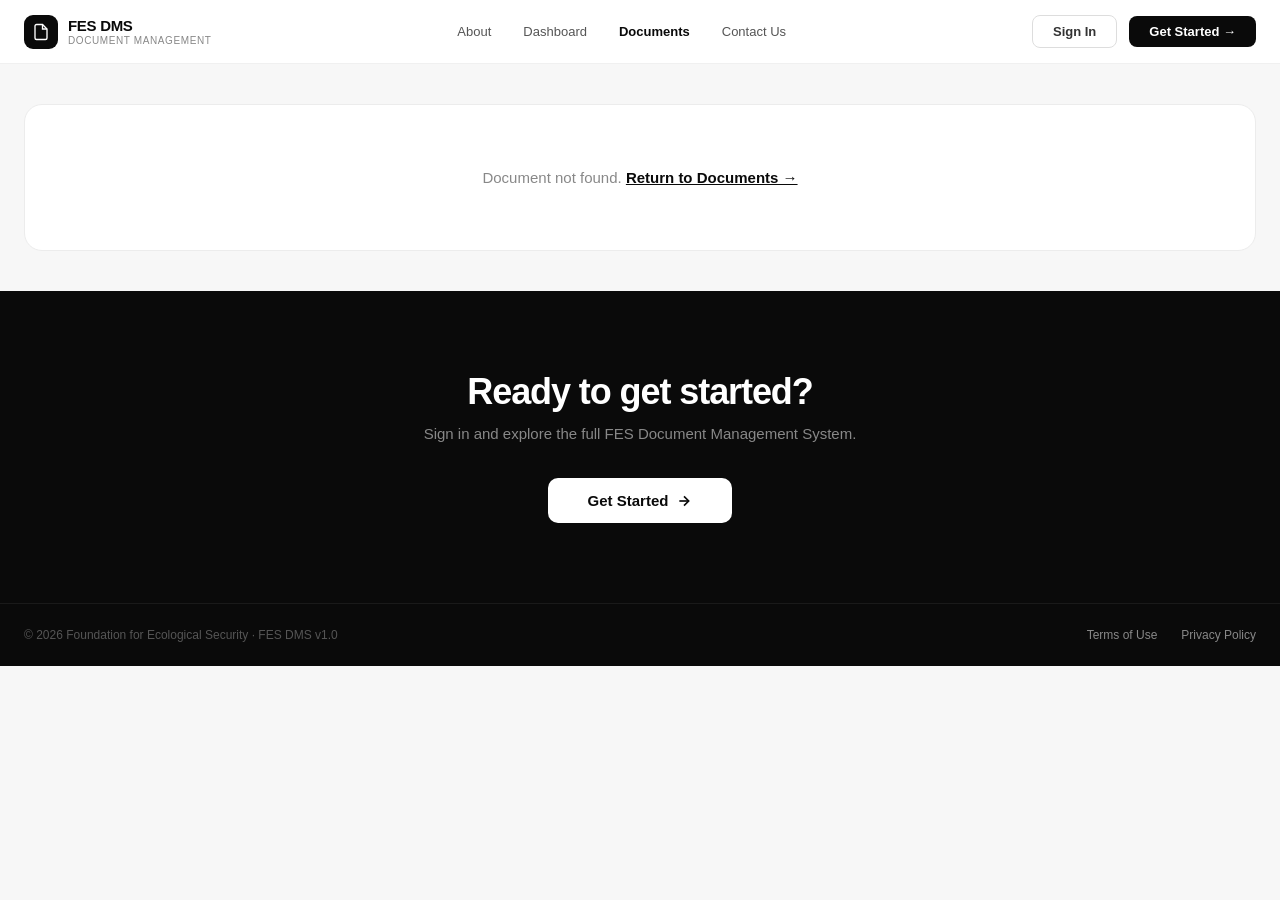
<file: document-detail.html>
<!DOCTYPE html>
<html lang="en">
<head>
  <meta charset="UTF-8" />
  <meta name="viewport" content="width=device-width, initial-scale=1.0" />
  <title>Document — FES DMS</title>
  <style>
    *, *::before, *::after { box-sizing: border-box; margin: 0; padding: 0; }
    body { font-family: 'Helvetica Neue', Helvetica, Arial, sans-serif; color: #0a0a0a; background: #f7f7f7; -webkit-font-smoothing: antialiased; }

    /* ── Shared Nav ── */
    .lp-nav { position: sticky; top: 0; background: rgba(255,255,255,0.92); backdrop-filter: blur(12px); border-bottom: 1px solid #f0f0f0; padding: 0 max(24px, calc((100% - 1280px) / 2)); height: 64px; display: flex; align-items: center; justify-content: space-between; z-index: 100; }
    .lp-nav-brand { display: flex; align-items: center; gap: 10px; cursor: pointer; }
    .lp-nav-brand-icon { width: 34px; height: 34px; background: #0a0a0a; border-radius: 9px; display: flex; align-items: center; justify-content: center; }
    .lp-nav-brand-icon svg { width: 18px; height: 18px; stroke: #fff; fill: none; stroke-width: 1.8; }
    .lp-nav-brand-name { font-size: 15px; font-weight: 800; letter-spacing: -0.02em; color: #0a0a0a; }
    .lp-nav-brand-sub { font-size: 10px; color: #888; font-weight: 500; letter-spacing: 0.06em; text-transform: uppercase; margin-top: 1px; }
    .lp-nav-links { display: flex; gap: 32px; }
    .lp-nav-link { font-size: 13px; font-weight: 500; color: #555; text-decoration: none; cursor: pointer; transition: color .15s; }
    .lp-nav-link:hover { color: #0a0a0a; }
    .lp-nav-link-active { color: #0a0a0a; font-weight: 700; }
    .lp-nav-cta { display: flex; align-items: center; gap: 12px; }
    .lp-btn-ghost { padding: 8px 20px; border-radius: 8px; font-size: 13px; font-weight: 600; border: 1px solid #ddd; background: transparent; cursor: pointer; color: #333; transition: border-color .15s, color .15s; }
    .lp-btn-ghost:hover { border-color: #999; color: #0a0a0a; }
    .lp-btn-solid { padding: 8px 20px; border-radius: 8px; font-size: 13px; font-weight: 600; border: none; background: #0a0a0a; color: #fff; cursor: pointer; transition: background .15s, transform .1s; }
    .lp-btn-solid:hover { background: #222; transform: translateY(-1px); }

    /* ── Toolbar ── */
    .dv-bar { padding: 24px max(24px, calc((100% - 1280px) / 2)) 0; display: flex; align-items: center; gap: 18px; }
    .dv-back { display: inline-flex; align-items: center; gap: 9px; padding: 11px 18px; border: 1px solid #e4e4e4; border-radius: 12px; background: #fff; font-size: 12px; font-weight: 800; letter-spacing: .08em; color: #0a0a0a; cursor: pointer; text-decoration: none; transition: border-color .15s; }
    .dv-back:hover { border-color: #999; }
    .dv-back svg { width: 15px; height: 15px; stroke: currentColor; fill: none; stroke-width: 2.4; }
    .dv-crumb { display: flex; align-items: center; gap: 11px; font-size: 15px; color: #999; min-width: 0; }
    .dv-crumb .sep { color: #ccc; }
    .dv-crumb .cur { color: #0a0a0a; font-weight: 600; white-space: nowrap; overflow: hidden; text-overflow: ellipsis; }
    .dv-actions { margin-left: auto; display: flex; gap: 10px; flex-shrink: 0; }
    .dv-icon-btn { width: 44px; height: 44px; border: 1px solid #e4e4e4; border-radius: 12px; background: #fff; display: flex; align-items: center; justify-content: center; cursor: pointer; transition: border-color .15s; }
    .dv-icon-btn:hover { border-color: #999; }
    .dv-icon-btn svg { width: 18px; height: 18px; stroke: #333; fill: none; stroke-width: 1.8; }
    .dv-icon-btn.active { background: #0a0a0a; border-color: #0a0a0a; }
    .dv-icon-btn.active svg { stroke: #fff; }

    /* ── Main grid ── */
    .dv-wrap { padding: 22px max(24px, calc((100% - 1280px) / 2)) 8px; display: grid; grid-template-columns: 1.75fr 1fr; gap: 22px; align-items: start; }

    .dv-panel { background: #fff; border: 1px solid #ececec; border-radius: 18px; overflow: hidden; }
    .dv-panel-head { display: flex; align-items: center; justify-content: space-between; padding: 16px 22px; border-bottom: 1px solid #f0f0f0; background: #fafafa; }
    .dv-panel-title { font-size: 14px; font-weight: 700; }
    .dv-expand { width: 32px; height: 32px; border: 1px solid #e4e4e4; border-radius: 9px; background: #fff; display: flex; align-items: center; justify-content: center; cursor: pointer; }
    .dv-expand:hover { border-color: #999; }
    .dv-expand svg { width: 15px; height: 15px; stroke: #555; fill: none; stroke-width: 2; }

    /* Document page preview */
    .dv-doc-bar { height: 7px; background: #0a0a0a; }
    .dv-doc-strip { height: 22px; background: #ededed; }
    .dv-page { padding: 52px 64px 56px; }
    .dv-page-brand { text-align: center; font-size: 12px; letter-spacing: .14em; color: #888; font-weight: 600; text-transform: uppercase; margin-bottom: 30px; }
    .dv-page-title { text-align: center; font-size: 38px; font-weight: 800; letter-spacing: -0.03em; margin-bottom: 14px; }
    .dv-page-sub { text-align: center; font-size: 17px; color: #555; margin-bottom: 28px; }
    .dv-page-meta { display: flex; justify-content: center; gap: 30px; flex-wrap: wrap; font-size: 13px; color: #888; margin-bottom: 30px; }
    .dv-page-meta b { color: #0a0a0a; font-weight: 700; }
    .dv-page-rule { border: none; border-top: 2px solid #0a0a0a; margin-bottom: 30px; }
    .dv-h { display: flex; align-items: center; gap: 13px; font-size: 18px; font-weight: 700; margin-bottom: 16px; }
    .dv-h::before { content: ''; width: 4px; height: 20px; background: #0a0a0a; border-radius: 2px; }
    .dv-page p { font-size: 15px; color: #444; line-height: 1.85; margin-bottom: 16px; }

    /* Details panel */
    .dv-side-head { display: flex; align-items: center; justify-content: space-between; padding: 22px 24px 6px; }
    .dv-collapse { width: 32px; height: 32px; border-radius: 9px; border: 1px solid #e8e8e8; background: #fff; display: flex; align-items: center; justify-content: center; cursor: pointer; transition: border-color .15s, background .15s; }
    .dv-collapse:hover { border-color: #bbb; background: #fafafa; }
    .dv-collapse svg { width: 16px; height: 16px; stroke: #555; fill: none; stroke-width: 2.2; transition: transform .2s; }
    .dv-wrap.collapsed { grid-template-columns: minmax(0, 1fr) 56px; }
    .dv-wrap.collapsed .dv-side-head,
    .dv-wrap.collapsed .dv-fields { display: none; }
    .dv-wrap.collapsed .dv-rail { display: flex; }
    .dv-rail { display: none; width: 100%; min-height: 360px; flex-direction: column; align-items: center; gap: 18px; padding: 22px 0; background: #fff; border: none; border-radius: 18px; cursor: pointer; transition: background .15s; }
    .dv-rail:hover { background: #fafafa; }
    .dv-rail svg { width: 18px; height: 18px; stroke: #555; fill: none; stroke-width: 2; }
    .dv-rail-label { writing-mode: vertical-rl; font-size: 12px; font-weight: 700; letter-spacing: .1em; text-transform: uppercase; color: #999; }
    .dv-side-title { font-size: 18px; font-weight: 800; letter-spacing: -0.01em; }
    .dv-fields { padding: 14px 24px 28px; }
    .dv-field { padding: 16px 0; border-bottom: 1px solid #f4f4f4; }
    .dv-field:last-child { border-bottom: none; }
    .dv-flabel { font-size: 11px; font-weight: 700; letter-spacing: .08em; text-transform: uppercase; color: #999; margin-bottom: 9px; }
    .dv-fval { font-size: 16px; font-weight: 600; color: #0a0a0a; }
    .dv-pill { display: inline-block; font-size: 13px; font-weight: 500; color: #333; padding: 7px 14px; border: 1px solid #e4e4e4; border-radius: 20px; background: #fafafa; }
    .dv-code { display: inline-block; font-family: ui-monospace, SFMono-Regular, Menlo, monospace; font-size: 13px; background: #f1f1f1; padding: 7px 12px; border-radius: 8px; color: #0a0a0a; }
    .dv-uploader { display: flex; align-items: center; gap: 12px; }
    .dv-uava { width: 40px; height: 40px; border-radius: 50%; background: #0a0a0a; color: #fff; font-size: 13px; font-weight: 700; display: flex; align-items: center; justify-content: center; flex-shrink: 0; }
    .dv-uname { font-size: 15px; font-weight: 700; }
    .dv-udate { font-size: 13px; color: #999; margin-top: 1px; }
    .dv-tags { display: flex; flex-wrap: wrap; gap: 8px; }
    .dv-tag { display: inline-flex; align-items: center; gap: 6px; font-size: 13px; color: #444; padding: 6px 12px; border: 1px solid #eee; border-radius: 8px; background: #fafafa; }
    .dv-tag svg { width: 13px; height: 13px; stroke: #999; fill: none; stroke-width: 1.8; }

    .notfound { margin: 40px max(24px, calc((100% - 1280px) / 2)); background: #fff; border: 1px solid #ececec; border-radius: 18px; padding: 64px; text-align: center; color: #888; font-size: 15px; }
    .notfound a { color: #0a0a0a; font-weight: 600; }

    /* ── CTA ── */
    .lp-cta { padding: 80px max(24px, calc((100% - 1280px) / 2)); background: #0a0a0a; text-align: center; margin-top: 40px; }
    .lp-cta h2 { font-size: 36px; font-weight: 800; color: #fff; letter-spacing: -0.03em; margin-bottom: 12px; }
    .lp-cta p { font-size: 15px; color: #888; margin-bottom: 36px; }
    .lp-cta-btn { padding: 14px 40px; border-radius: 10px; font-size: 15px; font-weight: 700; background: #fff; color: #0a0a0a; border: none; cursor: pointer; transition: background .15s, transform .1s; display: inline-flex; align-items: center; gap: 8px; }
    .lp-cta-btn:hover { background: #f0f0f0; transform: translateY(-2px); }

    /* ── Footer ── */
    .lp-footer { padding: 24px max(24px, calc((100% - 1280px) / 2)); background: #0a0a0a; border-top: 1px solid #1a1a1a; display: flex; align-items: center; justify-content: space-between; }
    .lp-footer-left { font-size: 12px; color: #555; }
    .lp-footer-right { display: flex; gap: 24px; }
    .lp-footer-right a { font-size: 12px; color: #888; text-decoration: none; transition: color .15s; }
    .lp-footer-right a:hover { color: #fff; }

    @media (max-width: 900px) {
      .lp-nav { padding: 0 24px; } .lp-nav-links { display: none; }
      .dv-bar { padding: 20px 20px 0; flex-wrap: wrap; }
      .dv-crumb { display: none; }
      .dv-wrap { grid-template-columns: 1fr; gap: 18px; padding: 18px 20px 8px; }
      .dv-wrap.collapsed { grid-template-columns: 1fr; }
      .dv-wrap.collapsed .dv-side { display: none; }
      .dv-rail { display: none !important; }
      .dv-page { padding: 36px 26px 40px; } .dv-page-title { font-size: 28px; }
      .lp-cta { padding: 56px 24px; } .lp-cta h2 { font-size: 28px; }
      .lp-footer { padding: 24px; flex-direction: column; gap: 12px; text-align: center; }
    }
  </style>
  <link rel="stylesheet" href="modal.css" /></head>
<body>

  <!-- Shared Nav -->
  <nav class="lp-nav">
    <div class="lp-nav-brand" onclick="location.href='landing.html'">
      <div class="lp-nav-brand-icon"><svg viewBox="0 0 24 24"><path d="M14 2H6a2 2 0 0 0-2 2v16a2 2 0 0 0 2 2h12a2 2 0 0 0 2-2V8z"/><polyline points="14 2 14 8 20 8"/></svg></div>
      <div><div class="lp-nav-brand-name">FES DMS</div><div class="lp-nav-brand-sub">Document Management</div></div>
    </div>
    <div class="lp-nav-links">
      <a class="lp-nav-link" href="about.html">About</a>
      <a class="lp-nav-link" href="dashboard.html">Dashboard</a>
      <a class="lp-nav-link lp-nav-link-active" href="documents.html">Documents</a>
      <a class="lp-nav-link" href="contact.html">Contact Us</a>
    </div>
    <div class="lp-nav-cta">
      <button class="lp-btn-ghost" onclick="location.href='dashboard.html'">Sign In</button>
      <button class="lp-btn-solid" onclick="openGetStarted()">Get Started →</button>
    </div>
  </nav>

  <div id="content"></div>

  <!-- CTA -->
  <section class="lp-cta">
    <h2>Ready to get started?</h2>
    <p>Sign in and explore the full FES Document Management System.</p>
    <button class="lp-cta-btn" onclick="openGetStarted()">
      Get Started
      <svg viewBox="0 0 24 24" width="16" height="16" fill="none" stroke="currentColor" stroke-width="2.5"><line x1="5" y1="12" x2="19" y2="12"/><polyline points="12 5 19 12 12 19"/></svg>
    </button>
  </section>

  <!-- Footer -->
  <footer class="lp-footer">
    <div class="lp-footer-left">© 2026 Foundation for Ecological Security · FES DMS v1.0</div>
    <div class="lp-footer-right">
      <a href="terms.html">Terms of Use</a>
      <a href="privacy.html">Privacy Policy</a>
    </div>
  </footer>

  <script>
    var DOCS = {
      'watershed-survey-2026':    { name:'Watershed Survey 2026.pdf',        type:'PDF',  theme:'Water & Watershed',     category:'Survey',       uploader:'Anjali Kumar', date:'02 Jun 2026', visibility:'Public',  size:'2.4 MB', district:'Koraput District' },
      'forest-cover-report-q1':   { name:'Forest Cover Report Q1.docx',      type:'DOCX', theme:'Forest & Biodiversity', category:'Report',       uploader:'Ravi Sharma',  date:'01 Jun 2026', visibility:'Public',  size:'1.1 MB', district:'Mayurbhanj District' },
      'livelihood-baseline':      { name:'Livelihood Baseline.xlsx',         type:'XLSX', theme:'Livelihoods',           category:'Data',         uploader:'Priya Menon',  date:'31 May 2026', visibility:'Private', size:'820 KB', district:'Gajapati District' },
      'land-rights-brief':        { name:'Land Rights Brief.pptx',           type:'PPTX', theme:'Land & Tenure Rights',  category:'Brief',        uploader:'Suresh Das',   date:'30 May 2026', visibility:'Public',  size:'4.7 MB', district:'Rayagada District' },
      'draft-notes':              { name:'Draft Notes.pdf',                  type:'PDF',  theme:'Natural Resource Management', category:'Notes',  uploader:'Neha Verma',   date:'29 May 2026', visibility:'Private', size:'340 KB', district:'Koraput District' },
      'nrm-annual-plan-2026':     { name:'NRM Annual Plan 2026.pdf',         type:'PDF',  theme:'Natural Resource Management', category:'Plan',   uploader:'Ravi Sharma',  date:'28 May 2026', visibility:'Public',  size:'3.2 MB', district:'Mayurbhanj District' },
      'rainfall-data-compilation':{ name:'Rainfall Data Compilation.xlsx',   type:'XLSX', theme:'Water & Watershed',     category:'Data',         uploader:'Anjali Kumar', date:'27 May 2026', visibility:'Public',  size:'1.6 MB', district:'Gajapati District' },
      'biodiversity-awareness-deck':{ name:'Biodiversity Awareness Deck.pptx',type:'PPTX',theme:'Forest & Biodiversity', category:'Presentation', uploader:'Priya Menon',  date:'26 May 2026', visibility:'Private', size:'5.9 MB', district:'Rayagada District' }
    };
    var FT_LABEL = { PDF:'PDF Document', DOCX:'Word Document', XLSX:'Spreadsheet', PPTX:'Presentation' };
    var MONTHS = { Jan:'01', Feb:'02', Mar:'03', Apr:'04', May:'05', Jun:'06', Jul:'07', Aug:'08', Sep:'09', Oct:'10', Nov:'11', Dec:'12' };
    function initials(name){ var p = name.split(' '); return (p[0].charAt(0) + (p.length>1 ? p[p.length-1].charAt(0) : '')).toUpperCase(); }
    function isoDate(d){ var p = d.split(' '); return p[2] + '-' + (MONTHS[p[1]]||'01') + '-' + (p[0].length<2 ? '0'+p[0] : p[0]); }
    function tagIcon(){ return '<svg viewBox="0 0 24 24"><path d="M20.59 13.41l-7.17 7.17a2 2 0 0 1-2.83 0L2 12V2h10l8.59 8.59a2 2 0 0 1 0 2.82z"/><line x1="7" y1="7" x2="7.01" y2="7"/></svg>'; }
    function toggleDetails(){
      var wrap = document.querySelector('.dv-wrap');
      wrap.classList.toggle('collapsed');
      var btn = document.getElementById('sidebarToggle');
      if (btn) btn.classList.toggle('active', wrap.classList.contains('collapsed'));
    }

    (function(){
      var m = location.search.match(/[?&]id=([^&]+)/);
      var id = m ? decodeURIComponent(m[1]) : '';
      var d = DOCS[id];
      var el = document.getElementById('content');
      if (!d) {
        el.innerHTML = '<div class="notfound">Document not found. <a href="documents.html">Return to Documents →</a></div>';
        return;
      }
      var title = d.name.replace(/\.[a-z0-9]+$/i, '');
      var year = d.date.split(' ')[2];
      var themeWord = d.theme.split(' ')[0].replace(/&/g, '');
      var tags = [themeWord, d.category, d.visibility, d.type];

      el.innerHTML =
        '<div class="dv-bar">'
        + '<a class="dv-back" href="documents.html"><svg viewBox="0 0 24 24"><line x1="19" y1="12" x2="5" y2="12"/><polyline points="12 19 5 12 12 5"/></svg> DOCUMENTS</a>'
        + '<div class="dv-crumb"><span>Documents</span><span class="sep">›</span><span class="cur">' + d.name + '</span></div>'
        + '<div class="dv-actions">'
        +   '<button class="dv-icon-btn" title="Share"><svg viewBox="0 0 24 24"><circle cx="18" cy="5" r="3"/><circle cx="6" cy="12" r="3"/><circle cx="18" cy="19" r="3"/><line x1="8.59" y1="13.51" x2="15.42" y2="17.49"/><line x1="15.41" y1="6.51" x2="8.59" y2="10.49"/></svg></button>'
        +   '<button class="dv-icon-btn" title="Download"><svg viewBox="0 0 24 24"><path d="M21 15v4a2 2 0 0 1-2 2H5a2 2 0 0 1-2-2v-4"/><polyline points="7 10 12 15 17 10"/><line x1="12" y1="15" x2="12" y2="3"/></svg></button>'
        + '</div>'
        + '</div>'

        + '<div class="dv-wrap">'

        // Preview panel
        + '<div class="dv-panel">'
        +   '<div class="dv-panel-head"><span class="dv-panel-title">Document Preview</span></div>'
        +   '<div class="dv-doc-bar"></div><div class="dv-doc-strip"></div>'
        +   '<div class="dv-page">'
        +     '<div class="dv-page-brand">Foundation for Ecological Security · DMS</div>'
        +     '<div class="dv-page-title">' + title + '</div>'
        +     '<div class="dv-page-sub">' + d.category + ' · ' + d.theme + ' · ' + year + '</div>'
        +     '<div class="dv-page-meta">'
        +       '<span>Prepared by <b>' + d.uploader + '</b></span>'
        +       '<span>Version <b>v1.0</b></span>'
        +       '<span>Date <b>' + d.date + '</b></span>'
        +       '<span>Status <b>Active</b></span>'
        +     '</div>'
        +     '<hr class="dv-page-rule">'
        +     '<div class="dv-h">1. Executive Summary</div>'
        +     '<p>This document presents the key information, findings, and supporting detail for <strong>' + title + '</strong>. It has been prepared under the ' + d.theme + ' theme and is maintained within the FES Document Management System as a ' + d.category.toLowerCase() + '.</p>'
        +     '<p>Uploaded by ' + d.uploader + ' on ' + d.date + ' from ' + d.district + ', the file is currently marked ' + d.visibility.toLowerCase() + ' and is available to authorised users across the organisation. It consolidates inputs from field teams and thematic leads to provide a unified reference for program delivery.</p>'
        +     '<p>Refer to the Document Details panel for the complete metadata, version history, and tags associated with this record.</p>'
        +   '</div>'
        + '</div>'

        // Details panel
        + '<div class="dv-panel dv-side">'
        +   '<button class="dv-rail" onclick="toggleDetails()" title="Expand details"><svg viewBox="0 0 24 24"><polyline points="15 18 9 12 15 6"/></svg><span class="dv-rail-label">Document Details</span></button>'
        +   '<div class="dv-side-head"><span class="dv-side-title">Document Details</span>'
        +     '<button class="dv-collapse" title="Collapse details" onclick="toggleDetails()"><svg viewBox="0 0 24 24"><polyline points="9 6 15 12 9 18"/></svg></button>'
        +   '</div>'
        +   '<div class="dv-fields">'
        +     '<div class="dv-field"><div class="dv-flabel">Theme</div><div class="dv-fval">' + d.theme + '</div></div>'
        +     '<div class="dv-field"><div class="dv-flabel">File Type</div><span class="dv-pill">' + (FT_LABEL[d.type] || d.type) + '</span></div>'
        +     '<div class="dv-field"><div class="dv-flabel">Category</div><div class="dv-fval">' + d.category + '</div></div>'
        +     '<div class="dv-field"><div class="dv-flabel">Visibility</div><div class="dv-fval">' + d.visibility + '</div></div>'
        +     '<div class="dv-field"><div class="dv-flabel">File Size</div><div class="dv-fval">' + d.size + '</div></div>'
        +     '<div class="dv-field"><div class="dv-flabel">Version</div><span class="dv-code">v1.0</span></div>'
        +     '<div class="dv-field"><div class="dv-flabel">Uploaded By</div><div class="dv-uploader"><span class="dv-uava">' + initials(d.uploader) + '</span><div><div class="dv-uname">' + d.uploader + '</div><div class="dv-udate">' + isoDate(d.date) + '</div></div></div></div>'
        +     '<div class="dv-field"><div class="dv-flabel">Tags</div><div class="dv-tags">' + tags.map(function(t){ return '<span class="dv-tag">' + tagIcon() + t + '</span>'; }).join('') + '</div></div>'
        +   '</div>'
        + '</div>'

        + '</div>';

      document.title = d.name + ' — FES DMS';
    })();
  </script>

  <script src="modal.js"></script></body>
</html>
</file>
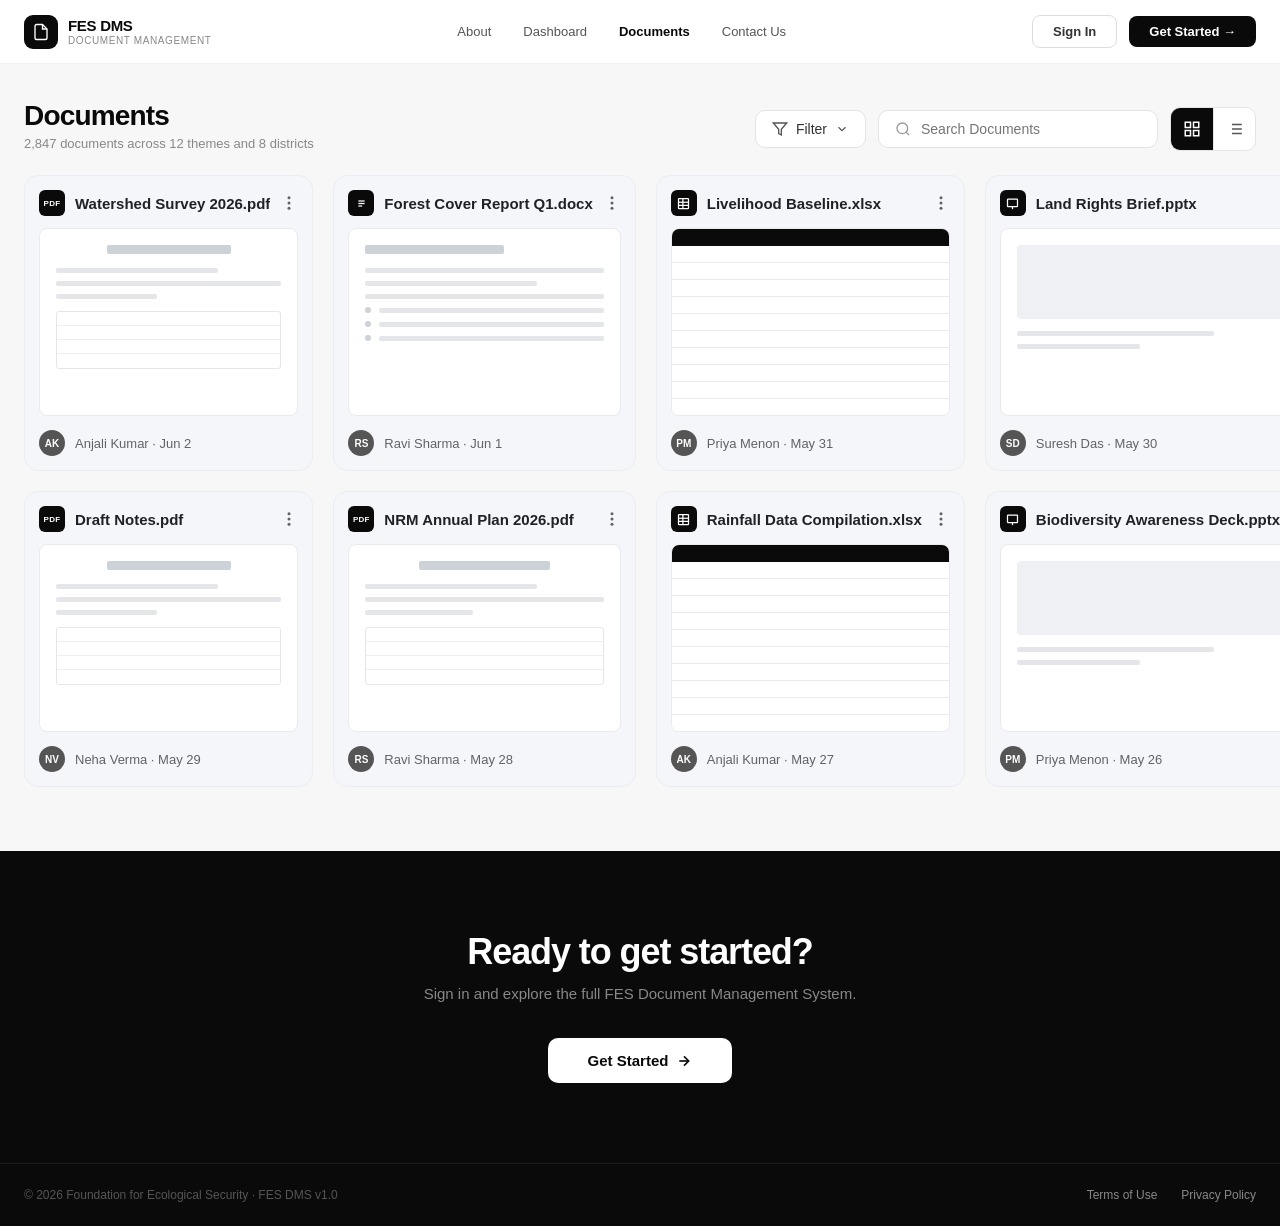
<file: documents.html>
<!DOCTYPE html>
<html lang="en">
<head>
  <meta charset="UTF-8" />
  <meta name="viewport" content="width=device-width, initial-scale=1.0" />
  <title>Documents — FES DMS</title>
  <style>
    *, *::before, *::after { box-sizing: border-box; margin: 0; padding: 0; }
    body {
      font-family: 'Helvetica Neue', Helvetica, Arial, sans-serif;
      color: #0a0a0a; background: #f7f7f7;
      -webkit-font-smoothing: antialiased;
    }

    /* ── Shared Nav ── */
    .lp-nav {
      position: sticky; top: 0;
      background: rgba(255,255,255,0.92);
      backdrop-filter: blur(12px);
      border-bottom: 1px solid #f0f0f0;
      padding: 0 max(24px, calc((100% - 1280px) / 2)); height: 64px;
      display: flex; align-items: center; justify-content: space-between;
      z-index: 100;
    }
    .lp-nav-brand { display: flex; align-items: center; gap: 10px; cursor: pointer; }
    .lp-nav-brand-icon {
      width: 34px; height: 34px; background: #0a0a0a; border-radius: 9px;
      display: flex; align-items: center; justify-content: center;
    }
    .lp-nav-brand-icon svg { width: 18px; height: 18px; stroke: #fff; fill: none; stroke-width: 1.8; }
    .lp-nav-brand-name { font-size: 15px; font-weight: 800; letter-spacing: -0.02em; color: #0a0a0a; }
    .lp-nav-brand-sub { font-size: 10px; color: #888; font-weight: 500; letter-spacing: 0.06em; text-transform: uppercase; margin-top: 1px; }
    .lp-nav-links { display: flex; gap: 32px; }
    .lp-nav-link { font-size: 13px; font-weight: 500; color: #555; text-decoration: none; cursor: pointer; transition: color .15s; }
    .lp-nav-link:hover { color: #0a0a0a; }
    .lp-nav-link-active { color: #0a0a0a; font-weight: 700; }
    .lp-nav-cta { display: flex; align-items: center; gap: 12px; }
    .lp-btn-ghost {
      padding: 8px 20px; border-radius: 8px; font-size: 13px; font-weight: 600;
      border: 1px solid #ddd; background: transparent; cursor: pointer; color: #333;
      transition: border-color .15s, color .15s;
    }
    .lp-btn-ghost:hover { border-color: #999; color: #0a0a0a; }
    .lp-btn-solid {
      padding: 8px 20px; border-radius: 8px; font-size: 13px; font-weight: 600;
      border: none; background: #0a0a0a; color: #fff; cursor: pointer;
      transition: background .15s, transform .1s;
    }
    .lp-btn-solid:hover { background: #222; transform: translateY(-1px); }

    /* ── Page ── */
    .app-wrap { max-width: none; margin: 0 auto; padding: 36px max(24px, calc((100% - 1280px) / 2)) 64px; }
    .app-head { display: flex; align-items: flex-end; justify-content: space-between; margin-bottom: 24px; }
    .app-head h1 { font-size: 28px; font-weight: 800; letter-spacing: -0.03em; }
    .app-head p { font-size: 13px; color: #888; margin-top: 4px; }

    /* ── Toolbar ── */
    .toolbar {
      background: #fff; border: 1px solid #ececec; border-radius: 14px;
      padding: 14px 16px; display: flex; align-items: center; gap: 12px;
      margin-bottom: 16px; flex-wrap: wrap;
    }
    .search-box { flex: 1; min-width: 220px; display: flex; align-items: center; gap: 8px;
      background: #f4f4f4; border-radius: 8px; padding: 9px 12px; }
    .search-box svg { width: 15px; height: 15px; stroke: #999; fill: none; stroke-width: 2; }
    .search-box input { border: none; background: transparent; outline: none; font-size: 13px; width: 100%; color: #0a0a0a; }
    .filter-sel {
      font-size: 13px; padding: 9px 12px; border: 1px solid #e4e4e4; border-radius: 8px;
      background: #fff; color: #444; cursor: pointer; outline: none;
    }
    .filter-sel:focus { border-color: #999; }

    /* ── Table ── */
    .table-wrap { background: #fff; border: 1px solid #ececec; border-radius: 14px; overflow: hidden; }
    table { width: 100%; border-collapse: collapse; }
    thead th {
      text-align: left; font-size: 11px; font-weight: 700; letter-spacing: .05em;
      text-transform: uppercase; color: #999; padding: 14px 18px;
      border-bottom: 1px solid #f0f0f0; background: #fafafa;
    }
    tbody td { padding: 14px 18px; font-size: 13px; border-bottom: 1px solid #f4f4f4; vertical-align: middle; }
    tbody tr:last-child td { border-bottom: none; }
    tbody tr { transition: background .12s; }
    tbody tr:hover { background: #fafafa; }
    .doc-cell { display: flex; align-items: center; gap: 12px; }
    .ft-tag { font-size: 10px; font-weight: 800; letter-spacing: .03em; padding: 4px 7px; border-radius: 5px; color: #fff; flex-shrink: 0; }
    .doc-name { font-weight: 600; color: #0a0a0a; }
    .doc-sub { font-size: 11px; color: #aaa; margin-top: 1px; }
    .theme-tag { font-size: 12px; color: #555; }
    .uploader { display: flex; align-items: center; gap: 8px; }
    .uploader-ava { width: 26px; height: 26px; border-radius: 50%; display: flex; align-items: center; justify-content: center; font-size: 10px; font-weight: 700; color: #fff; }
    .vis { font-size: 11px; font-weight: 600; padding: 3px 9px; border-radius: 12px; }
    .vis.public { color: #16a34a; background: #e8fef0; }
    .vis.private { color: #6b7280; background: #f0f0f0; }
    .pill { font-size: 11px; font-weight: 700; padding: 4px 10px; border-radius: 12px; white-space: nowrap; }
    .pill.approved { color: #16a34a; background: #e8fef0; }
    .pill.pending { color: #d97706; background: #fef3e2; }
    .pill.rejected { color: #dc2626; background: #fdeaea; }
    .pill.change { color: #6366f1; background: #eef0fe; }

    .table-foot { display: flex; align-items: center; justify-content: space-between; padding: 14px 18px; font-size: 12px; color: #999; }
    .pager { display: flex; gap: 6px; }
    .pager button { border: 1px solid #e4e4e4; background: #fff; border-radius: 7px; padding: 6px 11px; font-size: 12px; cursor: pointer; color: #555; }
    .pager button.active { background: #0a0a0a; color: #fff; border-color: #0a0a0a; }
    .pager button:hover:not(.active) { border-color: #999; }
    .empty { padding: 48px; text-align: center; color: #aaa; font-size: 13px; }

    /* ── Header actions ── */
    .head-actions { display: flex; align-items: center; gap: 12px; }
    .ctrl-btn {
      display: inline-flex; align-items: center; gap: 8px;
      padding: 10px 16px; border: 1px solid #e4e4e4; border-radius: 10px;
      background: #fff; font-size: 14px; font-weight: 500; color: #333; cursor: pointer;
      transition: border-color .15s; white-space: nowrap;
    }
    .ctrl-btn:hover { border-color: #999; }
    .ctrl-btn.active { background: #0a0a0a; border-color: #0a0a0a; color: #fff; }
    .ctrl-btn.active svg { stroke: #fff; }
    .ctrl-btn svg { width: 16px; height: 16px; stroke: #555; fill: none; stroke-width: 2; transition: stroke .15s; }
    .ctrl-btn .chev { width: 14px; height: 14px; transition: transform .2s; }
    .ctrl-btn.active .chev { transform: rotate(180deg); }
    .adv-search {
      position: relative;
      display: flex; align-items: center; gap: 10px;
      padding: 10px 16px; border: 1px solid #e4e4e4; border-radius: 10px; background: #fff;
      min-width: 280px; transition: border-color .15s;
    }
    .adv-search:focus-within { border-color: #999; }
    .adv-search svg { width: 16px; height: 16px; stroke: #999; fill: none; stroke-width: 2; flex-shrink: 0; }
    .adv-search input { border: none; outline: none; background: transparent; font-size: 14px; width: 100%; color: #0a0a0a; }
    .search-suggest {
      position: absolute; top: calc(100% + 8px); right: 0; left: auto; width: 400px; max-width: 88vw;
      background: #fff; border: 1px solid #e6e6e6; border-radius: 12px;
      box-shadow: 0 14px 36px rgba(0,0,0,.14); padding: 6px; z-index: 200;
      max-height: 400px; overflow-y: auto;
    }
    .ss-item { display: flex; align-items: center; gap: 13px; padding: 11px 14px; border-radius: 8px; cursor: pointer; }
    .ss-item:hover { background: #f4f4f6; }
    .ss-ficon { width: 28px; height: 28px; border-radius: 6px; flex-shrink: 0; display: flex; align-items: center; justify-content: center; }
    .ss-ficon svg { width: 15px; height: 15px; }
    .ss-body { flex: 1; min-width: 0; }
    .ss-name { display: block; font-size: 14px; color: #202124; font-weight: 500; white-space: nowrap; overflow: hidden; text-overflow: ellipsis; }
    .ss-sub { display: block; font-size: 12px; color: #9aa0a6; margin-top: 1px; white-space: nowrap; overflow: hidden; text-overflow: ellipsis; }
    .ss-date { font-size: 13px; color: #5f6368; flex-shrink: 0; margin-left: 12px; }
    .ss-empty { padding: 22px 14px; text-align: center; color: #999; font-size: 13px; }
    .view-toggle { display: flex; border: 1px solid #e4e4e4; border-radius: 10px; overflow: hidden; }
    .vt-btn { width: 42px; height: 42px; display: flex; align-items: center; justify-content: center; background: #fff; border: none; cursor: pointer; }
    .vt-btn + .vt-btn { border-left: 1px solid #e4e4e4; }
    .vt-btn svg { width: 18px; height: 18px; stroke: #555; fill: none; stroke-width: 2; }
    .vt-btn.active { background: #0a0a0a; }
    .vt-btn.active svg { stroke: #fff; }

    /* ── Filter panel ── */
    .filter-panel {
      margin-bottom: 18px; border: 1px solid #e8e8e8; border-radius: 16px; overflow: hidden;
      background-color: #fafafa;
      background-image: repeating-linear-gradient(-45deg, rgba(0,0,0,0.022) 0 1px, transparent 1px 10px);
    }
    .fp-grid { display: grid; grid-template-columns: repeat(4, 1fr); gap: 22px; padding: 26px; }
    .fp-field { display: flex; flex-direction: column; gap: 9px; }
    .fp-label { font-size: 13px; color: #555; font-weight: 500; }
    .fp-select {
      appearance: none; -webkit-appearance: none;
      background-color: #fff; border: 1px solid #e4e4e4; border-radius: 11px;
      padding: 15px 42px 15px 18px; font-size: 15px; font-weight: 700; color: #0a0a0a; cursor: pointer;
      background-image: url("data:image/svg+xml,%3Csvg xmlns='http://www.w3.org/2000/svg' viewBox='0 0 24 24' fill='none' stroke='%23999' stroke-width='2'%3E%3Cpolyline points='6 9 12 15 18 9'/%3E%3C/svg%3E");
      background-repeat: no-repeat; background-position: right 16px center; background-size: 15px;
      transition: border-color .15s;
    }
    .fp-select:hover { border-color: #bbb; }
    .fp-select:focus { outline: none; border-color: #0a0a0a; }
    .fp-foot {
      display: flex; justify-content: flex-end; gap: 12px;
      padding: 18px 26px; border-top: 1px dashed #dcdcdc; background: rgba(255,255,255,0.45);
    }
    .fp-btn { padding: 12px 24px; border-radius: 10px; font-size: 14px; font-weight: 700; cursor: pointer; transition: transform .1s, background .15s, border-color .15s; }
    .fp-btn:hover { transform: translateY(-1px); }
    .fp-btn-clear { border: 1px solid #ddd; background: #fff; color: #333; }
    .fp-btn-clear:hover { border-color: #999; }
    .fp-btn-apply { border: none; background: #0a0a0a; color: #fff; }
    .fp-btn-apply:hover { background: #222; }

    /* ── Grid view (file cards) ── */
    .doc-grid { display: grid; grid-template-columns: repeat(4, 1fr); gap: 20px; }
    .doc-card { background: #f5f6fa; border: 1px solid #ebedf2; border-radius: 14px; padding: 14px; cursor: pointer; transition: box-shadow .2s, border-color .2s; }
    .doc-card:hover { border-color: #d6d9e2; box-shadow: 0 2px 12px rgba(0,0,0,.06); }
    .dc-head { display: flex; align-items: center; gap: 10px; margin-bottom: 12px; }
    .dc-ficon { width: 26px; height: 26px; border-radius: 6px; flex-shrink: 0; display: flex; align-items: center; justify-content: center; }
    .dc-ficon svg { width: 15px; height: 15px; }
    .dc-fname { flex: 1; font-size: 15px; font-weight: 600; color: #202124; white-space: nowrap; overflow: hidden; text-overflow: ellipsis; }
    .dc-more { flex-shrink: 0; color: #5f6368; display: flex; }
    .dc-more svg { width: 18px; height: 18px; fill: currentColor; }
    .dc-preview { background: #fff; border: 1px solid #e8eaed; border-radius: 8px; height: 188px; overflow: hidden; }
    .pv { width: 100%; height: 100%; }
    .pv-pad { padding: 16px; }
    .pv-line { height: 5px; border-radius: 2px; background: #e4e6ea; margin-bottom: 8px; }
    .pv-line.t { height: 9px; width: 58%; background: #cdd1d8; margin-bottom: 14px; }
    .pv-line.s { width: 72%; }
    .pv-line.xs { width: 45%; }
    .pv-num { display: flex; gap: 8px; align-items: center; margin-bottom: 8px; }
    .pv-num span { width: 6px; height: 6px; border-radius: 50%; background: #cdd1d8; flex-shrink: 0; }
    .pv-num .pv-line { flex: 1; margin-bottom: 0; }
    .pv-sheet { background:
      repeating-linear-gradient(#fff 0 16px, #e9eaec 16px 17px),
      repeating-linear-gradient(90deg, #fff 0 25%, #e9eaec 25% calc(25% + 1px)); }
    .pv-sheet-head { height: 17px; background: #0a0a0a; }
    .pv-table { border: 1px solid #e4e6ea; border-radius: 3px; margin-top: 12px; }
    .pv-trow { height: 14px; border-bottom: 1px solid #eceef1; }
    .pv-trow:last-child { border-bottom: none; }
    .dc-foot { display: flex; align-items: center; gap: 10px; margin-top: 14px; }
    .dc-foot .uploader-ava { width: 26px; height: 26px; }
    .dc-opened { font-size: 13px; color: #5f6368; }

    /* ── Footer ── */
    .lp-cta { padding: 80px max(24px, calc((100% - 1280px) / 2)); background: #0a0a0a; text-align: center; }
    .lp-cta h2 { font-size: 36px; font-weight: 800; color: #fff; letter-spacing: -0.03em; margin-bottom: 12px; }
    .lp-cta p { font-size: 15px; color: #888; margin-bottom: 36px; }
    .lp-cta-btn { padding: 14px 40px; border-radius: 10px; font-size: 15px; font-weight: 700; background: #fff; color: #0a0a0a; border: none; cursor: pointer; transition: background .15s, transform .1s; display: inline-flex; align-items: center; gap: 8px; }
    .lp-cta-btn:hover { background: #f0f0f0; transform: translateY(-2px); }
    .lp-footer { padding: 24px max(24px, calc((100% - 1280px) / 2)); background: #0a0a0a; border-top: 1px solid #1a1a1a; display: flex; align-items: center; justify-content: space-between; }
    .lp-footer-left { font-size: 12px; color: #555; }
    .lp-footer-right { display: flex; gap: 24px; }
    .lp-footer-right a { font-size: 12px; color: #888; text-decoration: none; transition: color .15s; }
    .lp-footer-right a:hover { color: #fff; }

    @media (max-width: 900px) {
      .lp-nav { padding: 0 24px; }
      .lp-nav-links { display: none; }
      .app-wrap { padding: 28px 16px 48px; }
      .col-hide { display: none; }
      thead th.col-hide, tbody td.col-hide { display: none; }
      .app-head { flex-direction: column; align-items: flex-start; gap: 16px; }
      .head-actions { flex-wrap: wrap; }
      .adv-search { min-width: 0; flex: 1; }
      .doc-grid { grid-template-columns: 1fr; }
      .fp-grid { grid-template-columns: 1fr 1fr; gap: 16px; }
      .fp-foot { justify-content: stretch; }
      .fp-btn { flex: 1; }
      .lp-footer { padding: 24px; flex-direction: column; gap: 12px; text-align: center; }
    }
  </style>
  <link rel="stylesheet" href="modal.css" /></head>
<body>

  <!-- Shared Nav -->
  <nav class="lp-nav">
    <div class="lp-nav-brand" onclick="location.href='landing.html'">
      <div class="lp-nav-brand-icon">
        <svg viewBox="0 0 24 24"><path d="M14 2H6a2 2 0 0 0-2 2v16a2 2 0 0 0 2 2h12a2 2 0 0 0 2-2V8z"/><polyline points="14 2 14 8 20 8"/></svg>
      </div>
      <div>
        <div class="lp-nav-brand-name">FES DMS</div>
        <div class="lp-nav-brand-sub">Document Management</div>
      </div>
    </div>
    <div class="lp-nav-links">
      <a class="lp-nav-link" href="about.html">About</a>
      <a class="lp-nav-link" href="dashboard.html">Dashboard</a>
      <a class="lp-nav-link lp-nav-link-active" href="documents.html">Documents</a>
      <a class="lp-nav-link" href="contact.html">Contact Us</a>
    </div>
    <div class="lp-nav-cta">
      <button class="lp-btn-ghost" onclick="location.href='dashboard.html'">Sign In</button>
      <button class="lp-btn-solid" onclick="openGetStarted()">Get Started →</button>
    </div>
  </nav>

  <div class="app-wrap">
    <div class="app-head">
      <div>
        <h1>Documents</h1>
        <p>2,847 documents across 12 themes and 8 districts</p>
      </div>
      <div class="head-actions">
        <button class="ctrl-btn" id="filterBtn" onclick="toggleFilters()">
          <svg viewBox="0 0 24 24"><polygon points="22 3 2 3 10 12.46 10 19 14 21 14 12.46 22 3"/></svg>
          Filter
          <svg class="chev" viewBox="0 0 24 24"><polyline points="6 9 12 15 18 9"/></svg>
        </button>
        <div class="adv-search">
          <svg viewBox="0 0 24 24"><circle cx="11" cy="11" r="8"/><line x1="21" y1="21" x2="16.65" y2="16.65"/></svg>
          <input id="search" type="text" placeholder="Search Documents" autocomplete="off" oninput="renderSuggest()" onfocus="renderSuggest()" />
          <div class="search-suggest" id="searchSuggest" style="display:none"></div>
        </div>
        <div class="view-toggle">
          <button class="vt-btn active" id="viewGrid" onclick="setView('grid')" title="Grid view">
            <svg viewBox="0 0 24 24"><rect x="3" y="3" width="7" height="7"/><rect x="14" y="3" width="7" height="7"/><rect x="14" y="14" width="7" height="7"/><rect x="3" y="14" width="7" height="7"/></svg>
          </button>
          <button class="vt-btn" id="viewList" onclick="setView('list')" title="List view">
            <svg viewBox="0 0 24 24"><line x1="8" y1="6" x2="21" y2="6"/><line x1="8" y1="12" x2="21" y2="12"/><line x1="8" y1="18" x2="21" y2="18"/><line x1="3" y1="6" x2="3.01" y2="6"/><line x1="3" y1="12" x2="3.01" y2="12"/><line x1="3" y1="18" x2="3.01" y2="18"/></svg>
          </button>
        </div>
      </div>
    </div>

    <!-- Collapsible filter panel -->
    <div class="filter-panel" id="filterPanel" style="display:none">
      <div class="fp-grid">
        <div class="fp-field">
          <label class="fp-label">Theme</label>
          <select class="fp-select" id="f-theme">
            <option value="">All Themes</option>
            <option>Natural Resource Management</option>
            <option>Forest &amp; Biodiversity</option>
            <option>Water &amp; Watershed</option>
            <option>Livelihoods</option>
            <option>Land &amp; Tenure Rights</option>
          </select>
        </div>
        <div class="fp-field">
          <label class="fp-label">File Type</label>
          <select class="fp-select" id="f-type">
            <option value="">All Types</option>
            <option>PDF</option><option>DOCX</option><option>XLSX</option><option>PPTX</option>
          </select>
        </div>
        <div class="fp-field">
          <label class="fp-label">Category</label>
          <select class="fp-select" id="f-category">
            <option value="">All Categories</option>
            <option>Report</option><option>Survey</option><option>Plan</option>
            <option>Brief</option><option>Data</option><option>Presentation</option><option>Notes</option>
          </select>
        </div>
        <div class="fp-field">
          <label class="fp-label">Uploaded By</label>
          <select class="fp-select" id="f-uploader">
            <option value="">All Uploaders</option>
            <option>Anjali Kumar</option>
            <option>Ravi Sharma</option>
            <option>Priya Menon</option>
            <option>Suresh Das</option>
            <option>Neha Verma</option>
          </select>
        </div>
      </div>
      <div class="fp-foot">
        <button class="fp-btn fp-btn-clear" onclick="clearFilters()">Clear Filters</button>
        <button class="fp-btn fp-btn-apply" onclick="filterRows()">Apply Filters</button>
      </div>
    </div>

    <!-- Table -->
    <div class="table-wrap">
      <table>
        <thead>
          <tr>
            <th>Document</th>
            <th class="col-hide">Theme</th>
            <th class="col-hide">Uploaded By</th>
            <th class="col-hide">Date</th>
          </tr>
        </thead>
        <tbody id="docs">
          <tr data-theme="Water &amp; Watershed" data-type="PDF" data-status="Pending" data-category="Survey" data-visibility="Public">
            <td><div class="doc-cell"><span class="ft-tag" style="background:#0a0a0a">PDF</span><div><div class="doc-name">Watershed Survey 2026.pdf</div></div></div></td>
            <td class="col-hide"><span class="theme-tag">Water &amp; Watershed</span></td>
            <td class="col-hide"><div class="uploader"><span class="uploader-ava" style="background:#555">AK</span>Anjali Kumar</div></td>
            <td class="col-hide">02 Jun 2026</td>
          </tr>
          <tr data-theme="Forest &amp; Biodiversity" data-type="DOCX" data-status="Approved" data-category="Report" data-visibility="Public">
            <td><div class="doc-cell"><span class="ft-tag" style="background:#0a0a0a">DOCX</span><div><div class="doc-name">Forest Cover Report Q1.docx</div></div></div></td>
            <td class="col-hide"><span class="theme-tag">Forest &amp; Biodiversity</span></td>
            <td class="col-hide"><div class="uploader"><span class="uploader-ava" style="background:#555">RS</span>Ravi Sharma</div></td>
            <td class="col-hide">01 Jun 2026</td>
          </tr>
          <tr data-theme="Livelihoods" data-type="XLSX" data-status="Request to Change" data-category="Data" data-visibility="Private">
            <td><div class="doc-cell"><span class="ft-tag" style="background:#0a0a0a">XLSX</span><div><div class="doc-name">Livelihood Baseline.xlsx</div></div></div></td>
            <td class="col-hide"><span class="theme-tag">Livelihoods</span></td>
            <td class="col-hide"><div class="uploader"><span class="uploader-ava" style="background:#555">PM</span>Priya Menon</div></td>
            <td class="col-hide">31 May 2026</td>
          </tr>
          <tr data-theme="Land &amp; Tenure Rights" data-type="PPTX" data-status="Approved" data-category="Brief" data-visibility="Public">
            <td><div class="doc-cell"><span class="ft-tag" style="background:#0a0a0a">PPTX</span><div><div class="doc-name">Land Rights Brief.pptx</div></div></div></td>
            <td class="col-hide"><span class="theme-tag">Land &amp; Tenure Rights</span></td>
            <td class="col-hide"><div class="uploader"><span class="uploader-ava" style="background:#555">SD</span>Suresh Das</div></td>
            <td class="col-hide">30 May 2026</td>
          </tr>
          <tr data-theme="Natural Resource Management" data-type="PDF" data-status="Rejected" data-category="Notes" data-visibility="Private">
            <td><div class="doc-cell"><span class="ft-tag" style="background:#0a0a0a">PDF</span><div><div class="doc-name">Draft Notes.pdf</div></div></div></td>
            <td class="col-hide"><span class="theme-tag">Natural Resource Management</span></td>
            <td class="col-hide"><div class="uploader"><span class="uploader-ava" style="background:#555">NV</span>Neha Verma</div></td>
            <td class="col-hide">29 May 2026</td>
          </tr>
          <tr data-theme="Natural Resource Management" data-type="PDF" data-status="Approved" data-category="Plan" data-visibility="Public">
            <td><div class="doc-cell"><span class="ft-tag" style="background:#0a0a0a">PDF</span><div><div class="doc-name">NRM Annual Plan 2026.pdf</div></div></div></td>
            <td class="col-hide"><span class="theme-tag">Natural Resource Management</span></td>
            <td class="col-hide"><div class="uploader"><span class="uploader-ava" style="background:#555">RS</span>Ravi Sharma</div></td>
            <td class="col-hide">28 May 2026</td>
          </tr>
          <tr data-theme="Water &amp; Watershed" data-type="XLSX" data-status="Approved" data-category="Data" data-visibility="Public">
            <td><div class="doc-cell"><span class="ft-tag" style="background:#0a0a0a">XLSX</span><div><div class="doc-name">Rainfall Data Compilation.xlsx</div></div></div></td>
            <td class="col-hide"><span class="theme-tag">Water &amp; Watershed</span></td>
            <td class="col-hide"><div class="uploader"><span class="uploader-ava" style="background:#555">AK</span>Anjali Kumar</div></td>
            <td class="col-hide">27 May 2026</td>
          </tr>
          <tr data-theme="Forest &amp; Biodiversity" data-type="PPTX" data-status="Pending" data-category="Presentation" data-visibility="Private">
            <td><div class="doc-cell"><span class="ft-tag" style="background:#0a0a0a">PPTX</span><div><div class="doc-name">Biodiversity Awareness Deck.pptx</div></div></div></td>
            <td class="col-hide"><span class="theme-tag">Forest &amp; Biodiversity</span></td>
            <td class="col-hide"><div class="uploader"><span class="uploader-ava" style="background:#555">PM</span>Priya Menon</div></td>
            <td class="col-hide">26 May 2026</td>
          </tr>
        </tbody>
      </table>
      <div id="empty" class="empty" style="display:none">No documents match your filters.</div>
      <div class="table-foot">
        <span id="count">Showing 8 of 2,847 documents</span>
        <div class="pager">
          <button>‹</button>
          <button class="active">1</button>
          <button>2</button>
          <button>3</button>
          <button>…</button>
          <button>356</button>
          <button>›</button>
        </div>
      </div>
    </div>

    <!-- Grid view -->
    <div class="doc-grid" id="docGrid" style="display:none"></div>
  </div>

  <!-- CTA -->
  <section class="lp-cta">
    <h2>Ready to get started?</h2>
    <p>Sign in and explore the full FES Document Management System.</p>
    <button class="lp-cta-btn" onclick="openGetStarted()">
      Get Started
      <svg viewBox="0 0 24 24" width="16" height="16" fill="none" stroke="currentColor" stroke-width="2.5"><line x1="5" y1="12" x2="19" y2="12"/><polyline points="12 5 19 12 12 19"/></svg>
    </button>
  </section>

  <!-- Footer -->
  <footer class="lp-footer">
    <div class="lp-footer-left">© 2026 Foundation for Ecological Security · FES DMS v1.0</div>
    <div class="lp-footer-right">
      <a href="terms.html">Terms of Use</a>
      <a href="privacy.html">Privacy Policy</a>
    </div>
  </footer>

  <script>
    var currentView = 'grid';
    function norm(s){ return (s||'').replace(/&amp;/g,'&').toLowerCase().trim(); }

    function slugify(s){ return s.replace(/\.[a-z0-9]+$/i,'').toLowerCase().replace(/[^a-z0-9]+/g,'-').replace(/^-+|-+$/g,''); }
    function renderSuggest() {
      var box = document.getElementById('searchSuggest');
      var q = norm(document.getElementById('search').value);
      if (!q) { box.style.display = 'none'; box.innerHTML = ''; return; }
      var matches = [];
      document.querySelectorAll('#docs tr').forEach(function(r){
        var name = r.querySelector('.doc-name').textContent;
        if (norm(name).indexOf(q) > -1) matches.push(r);
      });
      if (!matches.length) {
        box.innerHTML = '<div class="ss-empty">No documents found</div>';
      } else {
        box.innerHTML = matches.map(function(r){
          var type = r.querySelector('.ft-tag').textContent.trim();
          var name = r.querySelector('.doc-name').textContent;
          var upEl = r.querySelector('.uploader');
          var person = upEl ? upEl.childNodes[upEl.childNodes.length - 1].textContent.trim() : '';
          var dd = r.querySelector('td:last-child').textContent.trim().split(' ');
          var date = dd[1] + ' ' + parseInt(dd[0], 10);
          var ic = fileIcon(type);
          return '<div class="ss-item" data-id="' + slugify(name) + '" onclick="selectSuggest(this)">'
            + '<span class="ss-ficon" style="background:' + ic.bg + '">' + ic.html + '</span>'
            + '<span class="ss-body"><span class="ss-name">' + name + '</span><span class="ss-sub">' + person + '</span></span>'
            + '<span class="ss-date">' + date + '</span></div>';
        }).join('');
      }
      box.style.display = 'block';
    }
    function selectSuggest(el) {
      window.location.href = 'document-detail.html?id=' + el.getAttribute('data-id');
    }
    document.addEventListener('click', function(e){
      if (!e.target.closest('.adv-search')) {
        var box = document.getElementById('searchSuggest');
        if (box) box.style.display = 'none';
      }
    });

    function toggleFilters() {
      var p = document.getElementById('filterPanel');
      var btn = document.getElementById('filterBtn');
      var open = p.style.display === 'none';
      p.style.display = open ? 'block' : 'none';
      btn.classList.toggle('active', open);
    }

    function clearFilters() {
      document.getElementById('f-theme').value = '';
      document.getElementById('f-type').value = '';
      document.getElementById('f-category').value = '';
      document.getElementById('f-uploader').value = '';
      document.getElementById('search').value = '';
      document.getElementById('searchSuggest').style.display = 'none';
      filterRows();
    }

    function setView(mode) {
      currentView = mode;
      document.getElementById('viewList').classList.toggle('active', mode === 'list');
      document.getElementById('viewGrid').classList.toggle('active', mode === 'grid');
      document.querySelector('.table-wrap').style.display = mode === 'list' ? '' : 'none';
      document.getElementById('docGrid').style.display = mode === 'grid' ? 'grid' : 'none';
      filterRows();
    }

    function fileIcon(type){
      if (type === 'PDF')  return { bg:'#0a0a0a', html:'<span style="color:#fff;font-size:8px;font-weight:800;letter-spacing:.3px">PDF</span>' };
      if (type === 'XLSX') return { bg:'#0a0a0a', html:'<svg viewBox="0 0 24 24" fill="none" stroke="#fff" stroke-width="2"><rect x="4" y="4" width="16" height="16" rx="1"/><line x1="4" y1="10" x2="20" y2="10"/><line x1="4" y1="15" x2="20" y2="15"/><line x1="11" y1="4" x2="11" y2="20"/></svg>' };
      if (type === 'PPTX') return { bg:'#0a0a0a', html:'<svg viewBox="0 0 24 24" fill="none" stroke="#fff" stroke-width="2"><rect x="4" y="5" width="16" height="12" rx="1"/><line x1="12" y1="17" x2="12" y2="21"/></svg>' };
      return { bg:'#0a0a0a', html:'<svg viewBox="0 0 24 24" fill="none" stroke="#fff" stroke-width="2"><line x1="7" y1="8" x2="17" y2="8"/><line x1="7" y1="12" x2="17" y2="12"/><line x1="7" y1="16" x2="13" y2="16"/></svg>' };
    }
    function previewHTML(type){
      if (type === 'XLSX') return '<div class="pv pv-sheet"><div class="pv-sheet-head"></div></div>';
      if (type === 'PDF')  return '<div class="pv pv-pad"><div class="pv-line t" style="margin-left:auto;margin-right:auto;width:55%"></div><div class="pv-line s"></div><div class="pv-line"></div><div class="pv-line xs"></div><div class="pv-table"><div class="pv-trow"></div><div class="pv-trow"></div><div class="pv-trow"></div><div class="pv-trow"></div></div></div>';
      if (type === 'PPTX') return '<div class="pv pv-pad"><div style="height:74px;background:#eef0f3;border-radius:4px;margin-bottom:12px"></div><div class="pv-line s"></div><div class="pv-line xs"></div></div>';
      return '<div class="pv pv-pad"><div class="pv-line t"></div><div class="pv-line"></div><div class="pv-line s"></div><div class="pv-line"></div><div class="pv-num"><span></span><div class="pv-line"></div></div><div class="pv-num"><span></span><div class="pv-line"></div></div><div class="pv-num"><span></span><div class="pv-line"></div></div></div>';
    }
    function renderGrid(visibleRows) {
      var grid = document.getElementById('docGrid');
      if (!visibleRows.length) {
        grid.innerHTML = '<div class="empty" style="grid-column:1/-1">No documents match your filters.</div>';
        return;
      }
      grid.innerHTML = visibleRows.map(function(r){
        var type = r.querySelector('.ft-tag').textContent.trim();
        var name = r.querySelector('.doc-name').textContent;
        var upEl = r.querySelector('.uploader');
        var person = upEl.childNodes[upEl.childNodes.length - 1].textContent.trim();
        var p = person.split(' ');
        var initials = (p[0].charAt(0) + (p.length > 1 ? p[p.length - 1].charAt(0) : '')).toUpperCase();
        var ava = '<span class="uploader-ava" style="background:#555">' + initials + '</span>';
        var d = r.querySelector('td:last-child').textContent.trim().split(' ');
        var opened = d[1] + ' ' + parseInt(d[0], 10);
        var ic = fileIcon(type);
        return '<div class="doc-card" onclick="location.href=\'document-detail.html?id=' + slugify(name) + '\'">'
          + '<div class="dc-head">'
          +   '<span class="dc-ficon" style="background:' + ic.bg + '">' + ic.html + '</span>'
          +   '<span class="dc-fname">' + name + '</span>'
          +   '<span class="dc-more"><svg viewBox="0 0 24 24"><circle cx="12" cy="5" r="2"/><circle cx="12" cy="12" r="2"/><circle cx="12" cy="19" r="2"/></svg></span>'
          + '</div>'
          + '<div class="dc-preview">' + previewHTML(type) + '</div>'
          + '<div class="dc-foot">' + ava + '<span class="dc-opened">' + person + ' · ' + opened + '</span></div>'
          + '</div>';
      }).join('');
    }

    function filterRows() {
      var th = norm(document.getElementById('f-theme').value);
      var ty = norm(document.getElementById('f-type').value);
      var ca = norm(document.getElementById('f-category').value);
      var up = norm(document.getElementById('f-uploader').value);
      var rows = document.querySelectorAll('#docs tr');
      var shown = 0;
      var visible = [];
      rows.forEach(function(r){
        var rowTheme = norm(r.getAttribute('data-theme'));
        var rowType = norm(r.getAttribute('data-type'));
        var rowCat = norm(r.getAttribute('data-category'));
        var upEl = r.querySelector('.uploader');
        var rowUp = upEl ? norm(upEl.childNodes[upEl.childNodes.length - 1].textContent) : '';
        var ok = (!th || rowTheme === th)
          && (!ty || rowType === ty)
          && (!ca || rowCat === ca)
          && (!up || rowUp === up);
        r.style.display = ok ? '' : 'none';
        if (ok) { shown++; visible.push(r); }
      });
      document.getElementById('empty').style.display = shown ? 'none' : 'block';
      document.getElementById('count').textContent = 'Showing ' + shown + ' of 2,847 documents';
      if (currentView === 'grid') renderGrid(visible);
    }

    // Make table rows open the detail page
    document.querySelectorAll('#docs tr').forEach(function(r){
      r.style.cursor = 'pointer';
      r.addEventListener('click', function(){
        location.href = 'document-detail.html?id=' + slugify(r.querySelector('.doc-name').textContent);
      });
    });

    // Initialise default view
    setView('grid');
  </script>

  <script src="modal.js"></script></body>
</html>
</file>
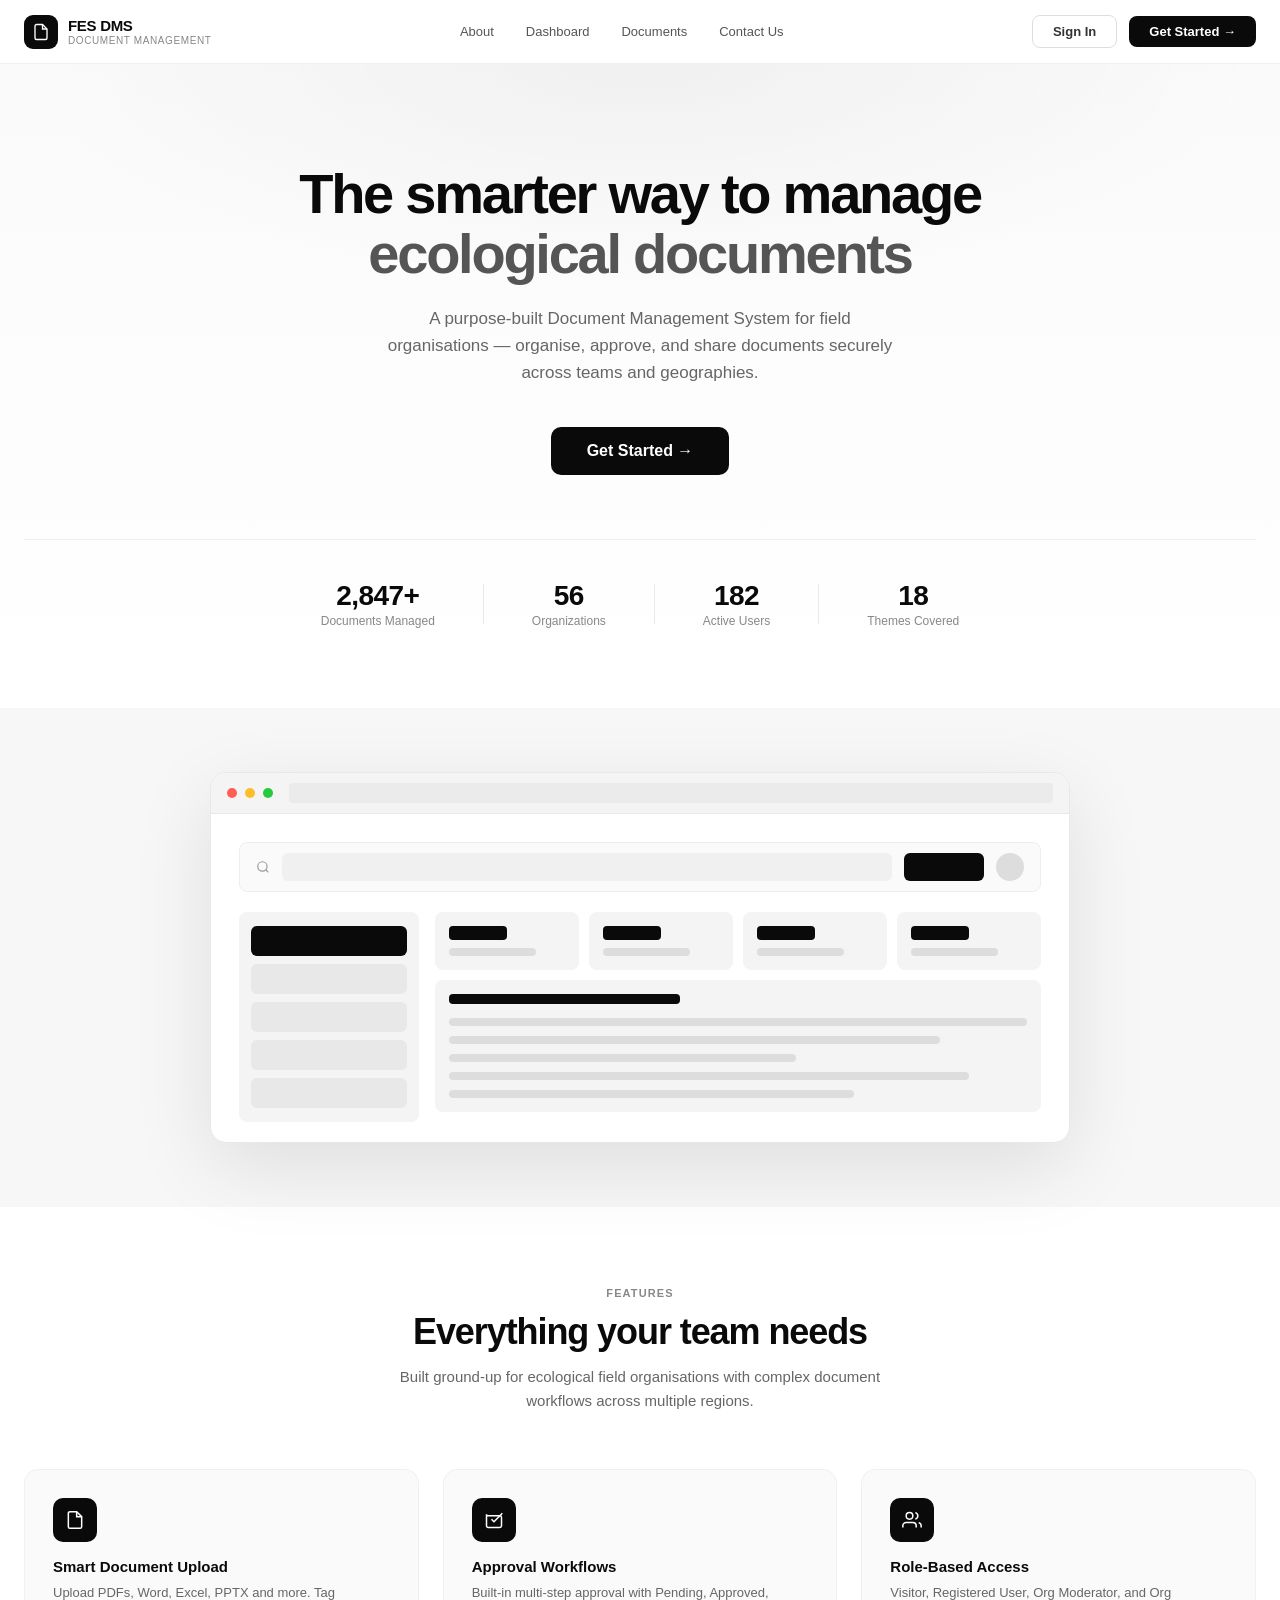
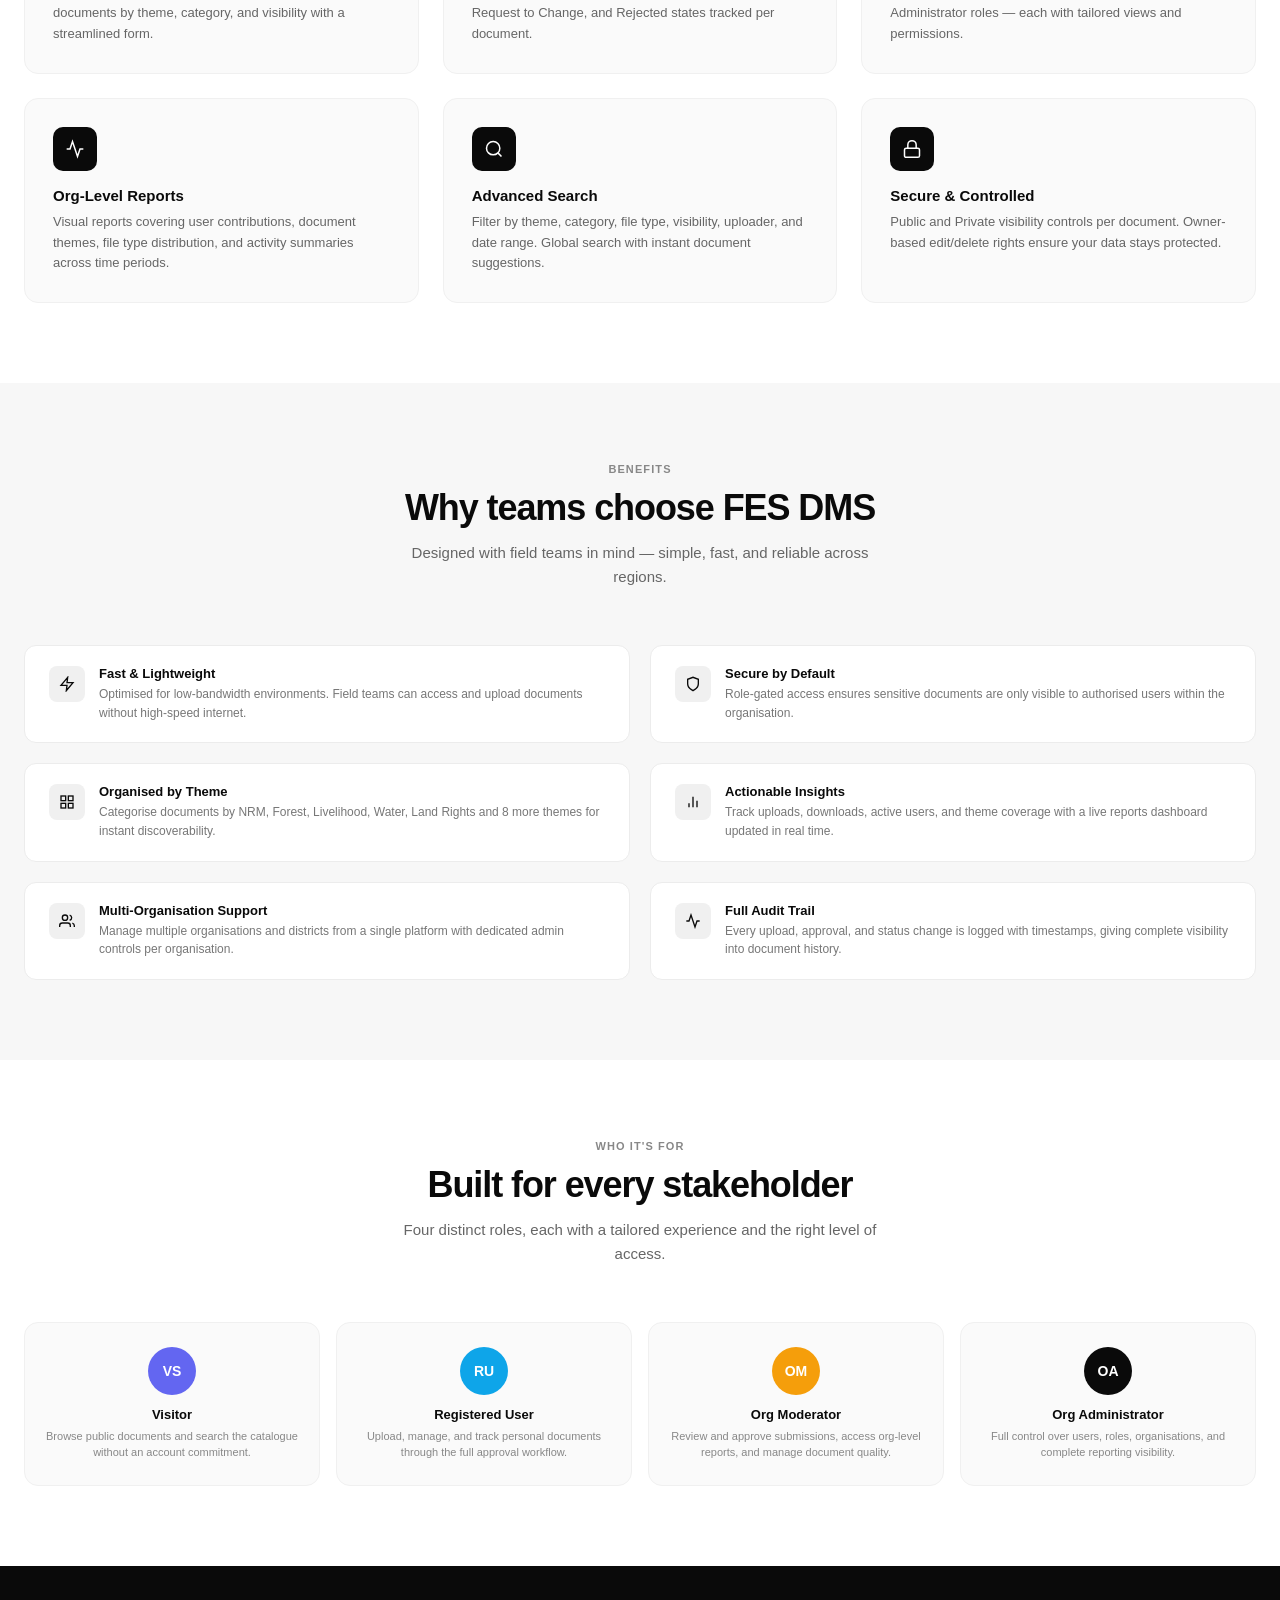
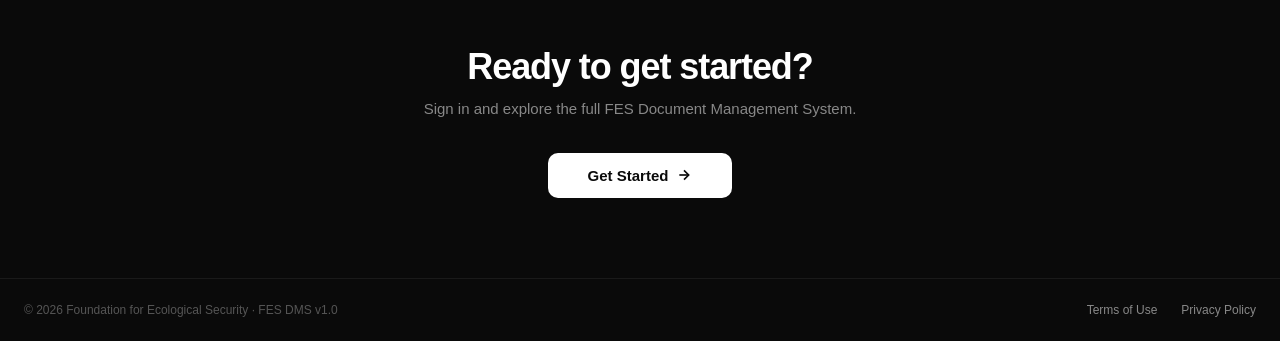
<file: landing.html>
<!DOCTYPE html>
<html lang="en">
<head>
  <meta charset="UTF-8" />
  <meta name="viewport" content="width=device-width, initial-scale=1.0" />
  <title>FES DMS — Document Management System</title>
  <style>
    *, *::before, *::after { box-sizing: border-box; margin: 0; padding: 0; }

    body {
      font-family: 'Helvetica Neue', Helvetica, Arial, sans-serif;
      color: #0a0a0a;
      background: #fff;
      -webkit-font-smoothing: antialiased;
    }

    /* ── Nav ── */
    .lp-nav {
      position: sticky; top: 0;
      background: rgba(255,255,255,0.92);
      backdrop-filter: blur(12px);
      border-bottom: 1px solid #f0f0f0;
      padding: 0 max(24px, calc((100% - 1280px) / 2));
      height: 64px;
      display: flex; align-items: center; justify-content: space-between;
      z-index: 100;
    }
    .lp-nav-brand { display: flex; align-items: center; gap: 10px; cursor: pointer; }
    .lp-nav-brand-icon {
      width: 34px; height: 34px; background: #0a0a0a; border-radius: 9px;
      display: flex; align-items: center; justify-content: center;
    }
    .lp-nav-brand-icon svg { width: 18px; height: 18px; stroke: #fff; fill: none; stroke-width: 1.8; }
    .lp-nav-brand-name { font-size: 15px; font-weight: 800; letter-spacing: -0.02em; color: #0a0a0a; }
    .lp-nav-brand-sub { font-size: 10px; color: #888; font-weight: 500; letter-spacing: 0.06em; text-transform: uppercase; margin-top: 1px; }
    .lp-nav-links { display: flex; gap: 32px; }
    .lp-nav-link { font-size: 13px; font-weight: 500; color: #555; text-decoration: none; cursor: pointer; transition: color .15s; }
    .lp-nav-link:hover { color: #0a0a0a; }
    .lp-nav-link-active { color: #0a0a0a; font-weight: 700; }
    .lp-nav-cta { display: flex; align-items: center; gap: 12px; }
    .lp-btn-ghost {
      padding: 8px 20px; border-radius: 8px; font-size: 13px; font-weight: 600;
      border: 1px solid #ddd; background: transparent; cursor: pointer; color: #333;
      transition: border-color .15s, color .15s;
    }
    .lp-btn-ghost:hover { border-color: #999; color: #0a0a0a; }
    .lp-btn-solid {
      padding: 8px 20px; border-radius: 8px; font-size: 13px; font-weight: 600;
      border: none; background: #0a0a0a; color: #fff; cursor: pointer;
      transition: background .15s, transform .1s;
    }
    .lp-btn-solid:hover { background: #222; transform: translateY(-1px); }
    .lp-btn-lg { padding: 15px 36px; font-size: 16px; border-radius: 10px; }

    /* ── Hero ── */
    .lp-hero {
      padding: 100px max(24px, calc((100% - 1280px) / 2)) 80px;
      text-align: center;
      background: linear-gradient(180deg, #fafafa 0%, #fff 100%);
      position: relative;
      overflow: hidden;
    }
    .lp-hero::before {
      content: '';
      position: absolute; inset: 0;
      background: radial-gradient(ellipse 70% 50% at 50% 0%, rgba(0,0,0,0.04) 0%, transparent 70%);
      pointer-events: none;
    }
    .lp-hero-badge {
      display: inline-flex; align-items: center; gap: 6px;
      background: #f4f4f4; border: 1px solid #e8e8e8; border-radius: 20px;
      padding: 4px 14px; font-size: 11px; font-weight: 600; color: #555;
      letter-spacing: 0.04em; margin-bottom: 28px;
    }
    .lp-hero-badge span { width: 6px; height: 6px; background: #22c55e; border-radius: 50%; display: inline-block; }
    .lp-hero h1 {
      font-size: 56px; font-weight: 800; letter-spacing: -0.04em; line-height: 1.08;
      color: #0a0a0a; margin-bottom: 20px; max-width: 720px; margin-left: auto; margin-right: auto;
    }
    .lp-hero h1 em { font-style: normal; color: #555; }
    .lp-hero-sub {
      font-size: 17px; color: #666; line-height: 1.6; max-width: 520px;
      margin: 0 auto 40px;
    }
    .lp-hero-actions { display: flex; align-items: center; justify-content: center; gap: 14px; }
    .lp-hero-btn-primary {
      padding: 14px 32px; border-radius: 10px; font-size: 15px; font-weight: 700;
      background: #0a0a0a; color: #fff; border: none; cursor: pointer;
      transition: background .15s, transform .1s; display: flex; align-items: center; gap: 8px;
    }
    .lp-hero-btn-primary:hover { background: #222; transform: translateY(-2px); }
    .lp-hero-btn-secondary {
      padding: 14px 28px; border-radius: 10px; font-size: 15px; font-weight: 600;
      background: transparent; color: #333; border: 1px solid #ddd; cursor: pointer;
      transition: border-color .15s, color .15s;
    }
    .lp-hero-btn-secondary:hover { border-color: #999; color: #0a0a0a; }
    .lp-hero-stats {
      display: flex; align-items: center; justify-content: center; gap: 48px;
      margin-top: 64px; padding-top: 40px; border-top: 1px solid #f0f0f0;
    }
    .lp-stat-val { font-size: 28px; font-weight: 800; color: #0a0a0a; letter-spacing: -0.02em; }
    .lp-stat-lbl { font-size: 12px; color: #888; font-weight: 500; margin-top: 2px; }

    /* ── App Preview ── */
    .lp-preview {
      background: #f7f7f7;
      padding: 64px max(24px, calc((100% - 1280px) / 2));
      display: flex; justify-content: center;
    }
    .lp-preview-card {
      background: #fff;
      border: 1px solid #e8e8e8;
      border-radius: 16px;
      box-shadow: 0 24px 80px rgba(0,0,0,0.10);
      width: 100%; max-width: 860px;
      overflow: hidden;
    }
    .lp-preview-bar {
      background: #f4f4f4; border-bottom: 1px solid #e8e8e8;
      padding: 10px 16px; display: flex; align-items: center; gap: 8px;
    }
    .lp-dot { width: 10px; height: 10px; border-radius: 50%; }
    .lp-preview-body { padding: 28px 28px 20px; }
    .lp-mock-topbar {
      background: #fafafa; border: 1px solid #eee; border-radius: 8px;
      padding: 10px 16px; display: flex; align-items: center; gap: 12px; margin-bottom: 20px;
    }
    .lp-mock-search { flex: 1; height: 28px; background: #f0f0f0; border-radius: 6px; }
    .lp-mock-btn { height: 28px; width: 80px; background: #0a0a0a; border-radius: 6px; }
    .lp-mock-avatar { width: 28px; height: 28px; background: #ddd; border-radius: 50%; }
    .lp-mock-grid { display: grid; grid-template-columns: 180px 1fr; gap: 16px; }
    .lp-mock-sidebar {
      background: #f4f4f4; border-radius: 8px; padding: 14px 12px;
      display: flex; flex-direction: column; gap: 8px;
    }
    .lp-mock-nav-item { height: 30px; border-radius: 6px; background: #e8e8e8; }
    .lp-mock-nav-item.active { background: #0a0a0a; }
    .lp-mock-content { display: flex; flex-direction: column; gap: 10px; }
    .lp-mock-kpi-row { display: grid; grid-template-columns: repeat(4,1fr); gap: 10px; }
    .lp-mock-kpi { background: #f4f4f4; border-radius: 8px; padding: 14px; }
    .lp-mock-kpi-val { height: 14px; background: #0a0a0a; border-radius: 4px; width: 50%; margin-bottom: 8px; }
    .lp-mock-kpi-lbl { height: 8px; background: #ddd; border-radius: 4px; width: 75%; }
    .lp-mock-table { background: #f4f4f4; border-radius: 8px; padding: 14px; }
    .lp-mock-row { height: 8px; background: #ddd; border-radius: 4px; margin-bottom: 10px; }
    .lp-mock-row:last-child { margin-bottom: 0; width: 70%; }

    /* ── Section shared ── */
    .lp-section-label {
      font-size: 11px; font-weight: 700; letter-spacing: 0.1em; text-transform: uppercase;
      color: #888; margin-bottom: 12px; text-align: center;
    }
    .lp-section-title {
      font-size: 36px; font-weight: 800; letter-spacing: -0.03em; color: #0a0a0a;
      text-align: center; margin-bottom: 12px;
    }
    .lp-section-sub {
      font-size: 15px; color: #666; text-align: center; max-width: 500px;
      margin: 0 auto 56px; line-height: 1.6;
    }

    /* ── Features ── */
    .lp-features { padding: 80px max(24px, calc((100% - 1280px) / 2)); background: #fff; }
    .lp-features-grid {
      display: grid; grid-template-columns: repeat(3, 1fr); gap: 24px;
      max-width: none; margin: 0;
    }
    .lp-feature-card {
      padding: 28px; border: 1px solid #f0f0f0; border-radius: 14px;
      background: #fafafa; transition: border-color .2s, box-shadow .2s, transform .2s;
    }
    .lp-feature-card:hover { border-color: #ddd; box-shadow: 0 8px 24px rgba(0,0,0,0.06); transform: translateY(-3px); }
    .lp-feature-icon {
      width: 44px; height: 44px; background: #0a0a0a; border-radius: 10px;
      display: flex; align-items: center; justify-content: center; margin-bottom: 16px;
    }
    .lp-feature-icon svg { width: 20px; height: 20px; stroke: #fff; fill: none; stroke-width: 1.8; }
    .lp-feature-title { font-size: 15px; font-weight: 700; color: #0a0a0a; margin-bottom: 8px; }
    .lp-feature-desc { font-size: 13px; color: #666; line-height: 1.6; }

    /* ── Benefits ── */
    .lp-benefits { padding: 80px max(24px, calc((100% - 1280px) / 2)); background: #f7f7f7; }
    .lp-benefits-grid {
      display: grid; grid-template-columns: 1fr 1fr; gap: 20px;
      max-width: none; margin: 0;
    }
    .lp-benefit-row {
      display: flex; align-items: flex-start; gap: 14px;
      padding: 20px 24px; background: #fff; border-radius: 12px;
      border: 1px solid #ececec;
    }
    .lp-benefit-icon {
      width: 36px; height: 36px; background: #f0f0f0; border-radius: 8px;
      display: flex; align-items: center; justify-content: center; flex-shrink: 0;
    }
    .lp-benefit-icon svg { width: 16px; height: 16px; stroke: #0a0a0a; fill: none; stroke-width: 2; }
    .lp-benefit-title { font-size: 13px; font-weight: 700; color: #0a0a0a; margin-bottom: 4px; }
    .lp-benefit-desc { font-size: 12px; color: #777; line-height: 1.55; }

    /* ── Roles ── */
    .lp-roles { padding: 80px max(24px, calc((100% - 1280px) / 2)); background: #fff; }
    .lp-roles-grid {
      display: grid; grid-template-columns: repeat(4, 1fr); gap: 16px;
      max-width: none; margin: 0;
    }
    .lp-role-card {
      padding: 24px 20px; border-radius: 14px; border: 1px solid #f0f0f0;
      text-align: center; background: #fafafa;
      transition: border-color .2s, transform .2s;
    }
    .lp-role-card:hover { border-color: #ccc; transform: translateY(-2px); }
    .lp-role-avatar {
      width: 48px; height: 48px; border-radius: 50%; background: #0a0a0a;
      display: flex; align-items: center; justify-content: center;
      margin: 0 auto 12px; font-size: 14px; font-weight: 700; color: #fff;
    }
    .lp-role-name { font-size: 13px; font-weight: 700; color: #0a0a0a; margin-bottom: 6px; }
    .lp-role-desc { font-size: 11px; color: #888; line-height: 1.5; }

    /* ── Pricing ── */
    .lp-pricing { padding: 80px max(24px, calc((100% - 1280px) / 2)); background: #f7f7f7; text-align: center; }
    .lp-pricing-grid {
      display: grid; grid-template-columns: repeat(3, 1fr); gap: 20px;
      max-width: 980px; margin: 0 auto; text-align: left;
    }
    .lp-price-card {
      background: #fff; border: 1px solid #e8e8e8; border-radius: 18px;
      padding: 32px 28px 28px; position: relative;
      transition: border-color .2s, transform .2s, box-shadow .2s;
    }
    .lp-price-card:hover {
      border-color: #ccc; transform: translateY(-4px);
      box-shadow: 0 12px 40px rgba(0,0,0,.06);
    }
    .lp-price-card.featured { background: #0a0a0a; border-color: #0a0a0a; color: #fff; }
    .lp-price-card.featured:hover { border-color: #333; }
    .lp-price-badge {
      display: inline-block; font-size: 10px; font-weight: 700;
      letter-spacing: .08em; text-transform: uppercase;
      background: #6366f1; color: #fff; padding: 3px 10px;
      border-radius: 20px; margin-bottom: 18px;
    }
    .lp-price-name { font-size: 14px; font-weight: 700; color: #0a0a0a; margin-bottom: 6px; }
    .lp-price-card.featured .lp-price-name { color: #fff; }
    .lp-price-desc { font-size: 12px; color: #888; margin-bottom: 24px; line-height: 1.5; }
    .lp-price-card.featured .lp-price-desc { color: #aaa; }
    .lp-price-amount { display: flex; align-items: flex-end; gap: 4px; margin-bottom: 4px; }
    .lp-price-currency { font-size: 18px; font-weight: 700; color: #0a0a0a; margin-bottom: 6px; }
    .lp-price-card.featured .lp-price-currency { color: #fff; }
    .lp-price-number { font-size: 42px; font-weight: 800; color: #0a0a0a; line-height: 1; letter-spacing: -0.04em; }
    .lp-price-card.featured .lp-price-number { color: #fff; }
    .lp-price-period { font-size: 12px; color: #aaa; margin-bottom: 8px; }
    .lp-price-card.featured .lp-price-period { color: #666; }
    .lp-price-note { font-size: 11px; color: #bbb; margin-bottom: 28px; }
    .lp-price-card.featured .lp-price-note { color: #555; }
    .lp-price-divider { border: none; border-top: 1px solid #f0f0f0; margin-bottom: 20px; }
    .lp-price-card.featured .lp-price-divider { border-color: #1f1f1f; }
    .lp-price-features { list-style: none; padding: 0; margin: 0 0 28px; }
    .lp-price-features li {
      font-size: 12px; color: #555; padding: 6px 0;
      display: flex; align-items: flex-start; gap: 8px; line-height: 1.4;
    }
    .lp-price-card.featured .lp-price-features li { color: #ccc; }
    .lp-price-features li::before {
      content: '';
      width: 16px; height: 16px; min-width: 16px; border-radius: 50%;
      background: #e8fef0;
      background-image: url("data:image/svg+xml,%3Csvg viewBox='0 0 16 16' fill='none' xmlns='http://www.w3.org/2000/svg'%3E%3Cpath d='M4 8l2.5 2.5L12 5' stroke='%2322c55e' stroke-width='2' stroke-linecap='round' stroke-linejoin='round'/%3E%3C/svg%3E");
      background-size: cover; margin-top: 1px;
    }
    .lp-price-card.featured .lp-price-features li::before { background-color: #1a2e1a; }
    .lp-price-btn {
      width: 100%; padding: 12px; border-radius: 10px; font-size: 13px;
      font-weight: 700; cursor: pointer; border: 1.5px solid #0a0a0a;
      background: transparent; color: #0a0a0a;
      transition: background .15s, color .15s, transform .1s; text-align: center;
    }
    .lp-price-btn:hover { background: #0a0a0a; color: #fff; transform: translateY(-1px); }
    .lp-price-card.featured .lp-price-btn { background: #fff; color: #0a0a0a; border-color: #fff; }
    .lp-price-card.featured .lp-price-btn:hover { background: #e8e8e8; border-color: #e8e8e8; }
    .lp-pricing-note { margin-top: 28px; font-size: 12px; color: #aaa; }

    /* ── CTA ── */
    .lp-cta { padding: 80px max(24px, calc((100% - 1280px) / 2)); background: #0a0a0a; text-align: center; }
    .lp-cta h2 { font-size: 36px; font-weight: 800; color: #fff; letter-spacing: -0.03em; margin-bottom: 12px; }
    .lp-cta p { font-size: 15px; color: #888; margin-bottom: 36px; }
    .lp-cta-btn {
      padding: 14px 40px; border-radius: 10px; font-size: 15px; font-weight: 700;
      background: #fff; color: #0a0a0a; border: none; cursor: pointer;
      transition: background .15s, transform .1s; display: inline-flex; align-items: center; gap: 8px;
    }
    .lp-cta-btn:hover { background: #f0f0f0; transform: translateY(-2px); }

    /* ── Footer ── */
    .lp-footer {
      padding: 24px max(24px, calc((100% - 1280px) / 2)); background: #0a0a0a;
      border-top: 1px solid #1a1a1a;
      display: flex; align-items: center; justify-content: space-between;
    }
    .lp-footer-left { font-size: 12px; color: #555; }
    .lp-footer-right { display: flex; gap: 24px; }
    .lp-footer-right a { font-size: 12px; color: #888; text-decoration: none; transition: color .15s; }
    .lp-footer-right a:hover { color: #fff; }

    /* ── Responsive ── */
    @media (max-width: 900px) {
      .lp-nav { padding: 0 24px; }
      .lp-nav-links { display: none; }
      .lp-hero { padding: 72px 24px 56px; }
      .lp-hero h1 { font-size: 36px; }
      .lp-hero-stats { gap: 24px; flex-wrap: wrap; }
      .lp-preview { padding: 40px 24px; }
      .lp-features, .lp-benefits, .lp-roles, .lp-pricing, .lp-cta { padding: 60px 24px; }
      .lp-features-grid { grid-template-columns: 1fr; }
      .lp-benefits-grid { grid-template-columns: 1fr; }
      .lp-roles-grid { grid-template-columns: 1fr 1fr; }
      .lp-pricing-grid { grid-template-columns: 1fr; }
      .lp-footer { padding: 24px; flex-direction: column; gap: 8px; text-align: center; }
    }
  </style>
  <link rel="stylesheet" href="modal.css" /></head>
<body>

  <!-- Nav -->
  <nav class="lp-nav">
    <div class="lp-nav-brand" onclick="location.href='landing.html'">
      <div class="lp-nav-brand-icon">
        <svg viewBox="0 0 24 24"><path d="M14 2H6a2 2 0 0 0-2 2v16a2 2 0 0 0 2 2h12a2 2 0 0 0 2-2V8z"/><polyline points="14 2 14 8 20 8"/></svg>
      </div>
      <div>
        <div class="lp-nav-brand-name">FES DMS</div>
        <div class="lp-nav-brand-sub">Document Management</div>
      </div>
    </div>
    <div class="lp-nav-links">
      <a class="lp-nav-link" href="about.html">About</a>
      <a class="lp-nav-link" href="dashboard.html">Dashboard</a>
      <a class="lp-nav-link" href="documents.html">Documents</a>
      <a class="lp-nav-link" href="contact.html">Contact Us</a>
    </div>
    <div class="lp-nav-cta">
      <button class="lp-btn-ghost" onclick="goToApp()">Sign In</button>
      <button class="lp-btn-solid" onclick="openGetStarted()">Get Started →</button>
    </div>
  </nav>

  <!-- Hero -->
  <section class="lp-hero">
    <h1>The smarter way to manage <em>ecological documents</em></h1>
    <p class="lp-hero-sub">A purpose-built Document Management System for field organisations — organise, approve, and share documents securely across teams and geographies.</p>
    <div class="lp-hero-actions">
      <button class="lp-btn-solid lp-btn-lg" onclick="openGetStarted()">Get Started →</button>
    </div>
    <div class="lp-hero-stats">
      <div><div class="lp-stat-val">2,847+</div><div class="lp-stat-lbl">Documents Managed</div></div>
      <div style="width:1px;height:40px;background:#e8e8e8;"></div>
      <div><div class="lp-stat-val">56</div><div class="lp-stat-lbl">Organizations</div></div>
      <div style="width:1px;height:40px;background:#e8e8e8;"></div>
      <div><div class="lp-stat-val">182</div><div class="lp-stat-lbl">Active Users</div></div>
      <div style="width:1px;height:40px;background:#e8e8e8;"></div>
      <div><div class="lp-stat-val">18</div><div class="lp-stat-lbl">Themes Covered</div></div>
    </div>
  </section>

  <!-- App Preview Mockup -->
  <section class="lp-preview">
    <div class="lp-preview-card">
      <div class="lp-preview-bar">
        <div class="lp-dot" style="background:#ff5f56;"></div>
        <div class="lp-dot" style="background:#ffbd2e;"></div>
        <div class="lp-dot" style="background:#27c93f;"></div>
        <div style="flex:1;height:20px;background:#ebebeb;border-radius:4px;margin-left:8px;"></div>
      </div>
      <div class="lp-preview-body">
        <div class="lp-mock-topbar">
          <svg width="14" height="14" viewBox="0 0 24 24" fill="none" stroke="#999" stroke-width="2"><circle cx="11" cy="11" r="8"/><line x1="21" y1="21" x2="16.65" y2="16.65"/></svg>
          <div class="lp-mock-search"></div>
          <div class="lp-mock-btn"></div>
          <div class="lp-mock-avatar"></div>
        </div>
        <div class="lp-mock-grid">
          <div class="lp-mock-sidebar">
            <div class="lp-mock-nav-item active"></div>
            <div class="lp-mock-nav-item"></div>
            <div class="lp-mock-nav-item"></div>
            <div class="lp-mock-nav-item"></div>
            <div class="lp-mock-nav-item"></div>
          </div>
          <div class="lp-mock-content">
            <div class="lp-mock-kpi-row">
              <div class="lp-mock-kpi"><div class="lp-mock-kpi-val"></div><div class="lp-mock-kpi-lbl"></div></div>
              <div class="lp-mock-kpi"><div class="lp-mock-kpi-val"></div><div class="lp-mock-kpi-lbl"></div></div>
              <div class="lp-mock-kpi"><div class="lp-mock-kpi-val"></div><div class="lp-mock-kpi-lbl"></div></div>
              <div class="lp-mock-kpi"><div class="lp-mock-kpi-val"></div><div class="lp-mock-kpi-lbl"></div></div>
            </div>
            <div class="lp-mock-table">
              <div class="lp-mock-row" style="background:#0a0a0a;width:40%;height:10px;margin-bottom:14px;"></div>
              <div class="lp-mock-row"></div>
              <div class="lp-mock-row" style="width:85%;"></div>
              <div class="lp-mock-row" style="width:60%;"></div>
              <div class="lp-mock-row" style="width:90%;"></div>
              <div class="lp-mock-row"></div>
            </div>
          </div>
        </div>
      </div>
    </div>
  </section>

  <!-- Features -->
  <section class="lp-features" id="lp-features">
    <div class="lp-section-label">Features</div>
    <h2 class="lp-section-title">Everything your team needs</h2>
    <p class="lp-section-sub">Built ground-up for ecological field organisations with complex document workflows across multiple regions.</p>
    <div class="lp-features-grid">
      <div class="lp-feature-card">
        <div class="lp-feature-icon">
          <svg viewBox="0 0 24 24"><path d="M14 2H6a2 2 0 0 0-2 2v16a2 2 0 0 0 2 2h12a2 2 0 0 0 2-2V8z"/><polyline points="14 2 14 8 20 8"/></svg>
        </div>
        <div class="lp-feature-title">Smart Document Upload</div>
        <div class="lp-feature-desc">Upload PDFs, Word, Excel, PPTX and more. Tag documents by theme, category, and visibility with a streamlined form.</div>
      </div>
      <div class="lp-feature-card">
        <div class="lp-feature-icon">
          <svg viewBox="0 0 24 24"><polyline points="9 11 12 14 22 4"/><path d="M21 12v7a2 2 0 0 1-2 2H5a2 2 0 0 1-2-2V5a2 2 0 0 0 2 2h14a2 2 0 0 1 2 2z"/></svg>
        </div>
        <div class="lp-feature-title">Approval Workflows</div>
        <div class="lp-feature-desc">Built-in multi-step approval with Pending, Approved, Request to Change, and Rejected states tracked per document.</div>
      </div>
      <div class="lp-feature-card">
        <div class="lp-feature-icon">
          <svg viewBox="0 0 24 24"><path d="M17 21v-2a4 4 0 0 0-4-4H5a4 4 0 0 0-4 4v2"/><circle cx="9" cy="7" r="4"/><path d="M23 21v-2a4 4 0 0 0-3-3.87"/><path d="M16 3.13a4 4 0 0 1 0 7.75"/></svg>
        </div>
        <div class="lp-feature-title">Role-Based Access</div>
        <div class="lp-feature-desc">Visitor, Registered User, Org Moderator, and Org Administrator roles — each with tailored views and permissions.</div>
      </div>
      <div class="lp-feature-card">
        <div class="lp-feature-icon">
          <svg viewBox="0 0 24 24"><polyline points="22 12 18 12 15 21 9 3 6 12 2 12"/></svg>
        </div>
        <div class="lp-feature-title">Org-Level Reports</div>
        <div class="lp-feature-desc">Visual reports covering user contributions, document themes, file type distribution, and activity summaries across time periods.</div>
      </div>
      <div class="lp-feature-card">
        <div class="lp-feature-icon">
          <svg viewBox="0 0 24 24"><circle cx="11" cy="11" r="8"/><line x1="21" y1="21" x2="16.65" y2="16.65"/></svg>
        </div>
        <div class="lp-feature-title">Advanced Search</div>
        <div class="lp-feature-desc">Filter by theme, category, file type, visibility, uploader, and date range. Global search with instant document suggestions.</div>
      </div>
      <div class="lp-feature-card">
        <div class="lp-feature-icon">
          <svg viewBox="0 0 24 24"><rect x="3" y="11" width="18" height="11" rx="2"/><path d="M7 11V7a5 5 0 0 1 10 0v4"/></svg>
        </div>
        <div class="lp-feature-title">Secure &amp; Controlled</div>
        <div class="lp-feature-desc">Public and Private visibility controls per document. Owner-based edit/delete rights ensure your data stays protected.</div>
      </div>
    </div>
  </section>

  <!-- Benefits -->
  <section class="lp-benefits" id="lp-benefits">
    <div class="lp-section-label">Benefits</div>
    <h2 class="lp-section-title">Why teams choose FES DMS</h2>
    <p class="lp-section-sub">Designed with field teams in mind — simple, fast, and reliable across regions.</p>
    <div class="lp-benefits-grid">
      <div class="lp-benefit-row">
        <div class="lp-benefit-icon"><svg viewBox="0 0 24 24"><path d="M13 2L3 14h9l-1 8 10-12h-9l1-8z"/></svg></div>
        <div>
          <div class="lp-benefit-title">Fast &amp; Lightweight</div>
          <div class="lp-benefit-desc">Optimised for low-bandwidth environments. Field teams can access and upload documents without high-speed internet.</div>
        </div>
      </div>
      <div class="lp-benefit-row">
        <div class="lp-benefit-icon"><svg viewBox="0 0 24 24"><path d="M12 22s8-4 8-10V5l-8-3-8 3v7c0 6 8 10 8 10z"/></svg></div>
        <div>
          <div class="lp-benefit-title">Secure by Default</div>
          <div class="lp-benefit-desc">Role-gated access ensures sensitive documents are only visible to authorised users within the organisation.</div>
        </div>
      </div>
      <div class="lp-benefit-row">
        <div class="lp-benefit-icon"><svg viewBox="0 0 24 24"><rect x="3" y="3" width="7" height="7"/><rect x="14" y="3" width="7" height="7"/><rect x="14" y="14" width="7" height="7"/><rect x="3" y="14" width="7" height="7"/></svg></div>
        <div>
          <div class="lp-benefit-title">Organised by Theme</div>
          <div class="lp-benefit-desc">Categorise documents by NRM, Forest, Livelihood, Water, Land Rights and 8 more themes for instant discoverability.</div>
        </div>
      </div>
      <div class="lp-benefit-row">
        <div class="lp-benefit-icon"><svg viewBox="0 0 24 24"><line x1="18" y1="20" x2="18" y2="10"/><line x1="12" y1="20" x2="12" y2="4"/><line x1="6" y1="20" x2="6" y2="14"/></svg></div>
        <div>
          <div class="lp-benefit-title">Actionable Insights</div>
          <div class="lp-benefit-desc">Track uploads, downloads, active users, and theme coverage with a live reports dashboard updated in real time.</div>
        </div>
      </div>
      <div class="lp-benefit-row">
        <div class="lp-benefit-icon"><svg viewBox="0 0 24 24"><path d="M17 21v-2a4 4 0 0 0-4-4H5a4 4 0 0 0-4 4v2"/><circle cx="9" cy="7" r="4"/><path d="M23 21v-2a4 4 0 0 0-3-3.87"/><path d="M16 3.13a4 4 0 0 1 0 7.75"/></svg></div>
        <div>
          <div class="lp-benefit-title">Multi-Organisation Support</div>
          <div class="lp-benefit-desc">Manage multiple organisations and districts from a single platform with dedicated admin controls per organisation.</div>
        </div>
      </div>
      <div class="lp-benefit-row">
        <div class="lp-benefit-icon"><svg viewBox="0 0 24 24"><polyline points="22 12 18 12 15 21 9 3 6 12 2 12"/></svg></div>
        <div>
          <div class="lp-benefit-title">Full Audit Trail</div>
          <div class="lp-benefit-desc">Every upload, approval, and status change is logged with timestamps, giving complete visibility into document history.</div>
        </div>
      </div>
    </div>
  </section>

  <!-- Who It's For -->
  <section class="lp-roles" id="lp-roles">
    <div class="lp-section-label">Who It's For</div>
    <h2 class="lp-section-title">Built for every stakeholder</h2>
    <p class="lp-section-sub">Four distinct roles, each with a tailored experience and the right level of access.</p>
    <div class="lp-roles-grid">
      <div class="lp-role-card">
        <div class="lp-role-avatar" style="background:#6366f1;">VS</div>
        <div class="lp-role-name">Visitor</div>
        <div class="lp-role-desc">Browse public documents and search the catalogue without an account commitment.</div>
      </div>
      <div class="lp-role-card">
        <div class="lp-role-avatar" style="background:#0ea5e9;">RU</div>
        <div class="lp-role-name">Registered User</div>
        <div class="lp-role-desc">Upload, manage, and track personal documents through the full approval workflow.</div>
      </div>
      <div class="lp-role-card">
        <div class="lp-role-avatar" style="background:#f59e0b;">OM</div>
        <div class="lp-role-name">Org Moderator</div>
        <div class="lp-role-desc">Review and approve submissions, access org-level reports, and manage document quality.</div>
      </div>
      <div class="lp-role-card">
        <div class="lp-role-avatar" style="background:#0a0a0a;">OA</div>
        <div class="lp-role-name">Org Administrator</div>
        <div class="lp-role-desc">Full control over users, roles, organisations, and complete reporting visibility.</div>
      </div>
    </div>
  </section>

  <!-- CTA -->
  <section class="lp-cta">
    <h2>Ready to get started?</h2>
    <p>Sign in and explore the full FES Document Management System.</p>
    <button class="lp-cta-btn" onclick="openGetStarted()">
      Get Started
      <svg viewBox="0 0 24 24" width="16" height="16" fill="none" stroke="currentColor" stroke-width="2.5"><line x1="5" y1="12" x2="19" y2="12"/><polyline points="12 5 19 12 12 19"/></svg>
    </button>
  </section>

  <!-- Footer -->
  <footer class="lp-footer">
    <div class="lp-footer-left">© 2026 Foundation for Ecological Security · FES DMS v1.0</div>
    <div class="lp-footer-right">
      <a href="terms.html">Terms of Use</a>
      <a href="privacy.html">Privacy Policy</a>
    </div>
  </footer>

  <script>
    function goToApp() {
      window.location.href = 'dashboard.html';
    }
  </script>

  <script src="modal.js"></script></body>
</html>
</file>
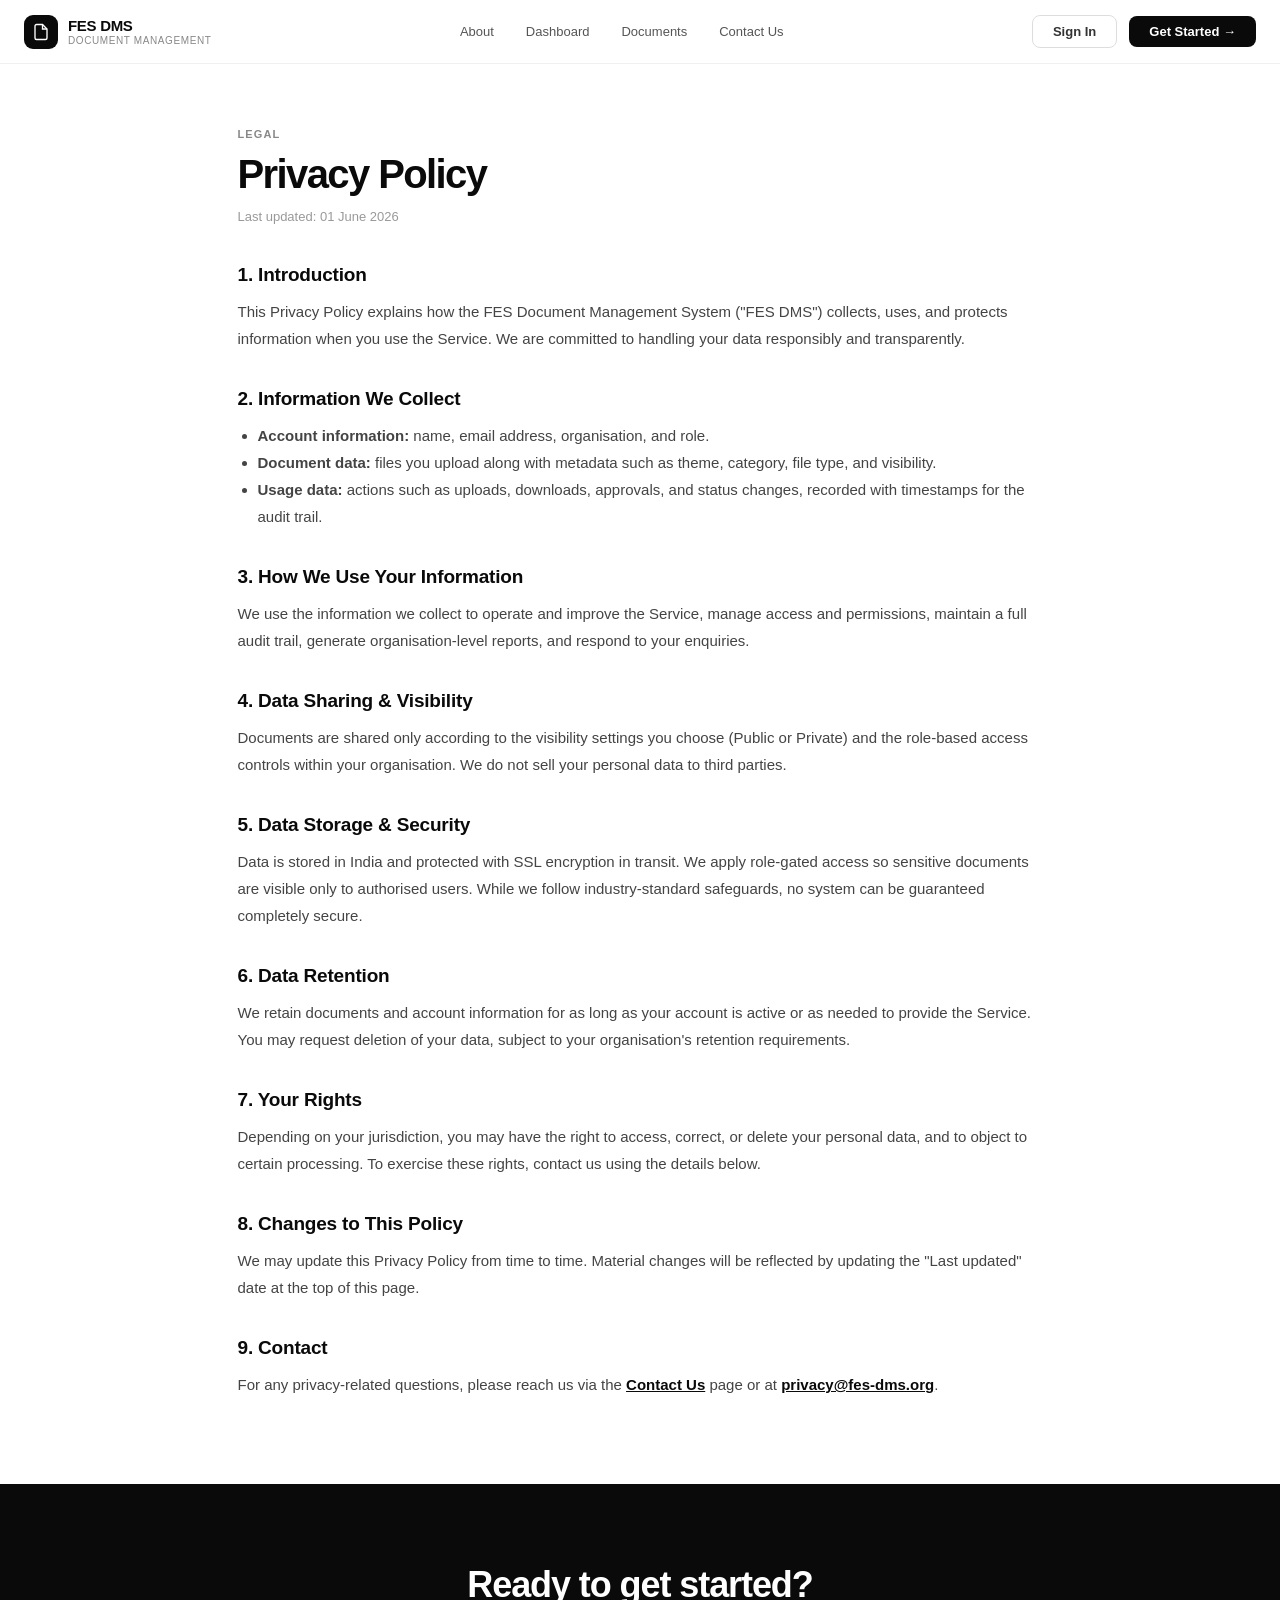
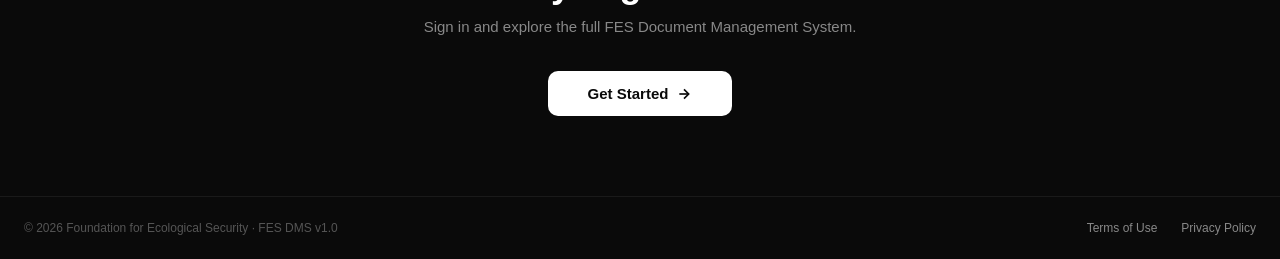
<file: privacy.html>
<!DOCTYPE html>
<html lang="en">
<head>
  <meta charset="UTF-8" />
  <meta name="viewport" content="width=device-width, initial-scale=1.0" />
  <title>Privacy Policy — FES DMS</title>
  <style>
    *, *::before, *::after { box-sizing: border-box; margin: 0; padding: 0; }
    body { font-family: 'Helvetica Neue', Helvetica, Arial, sans-serif; color: #0a0a0a; background: #fff; -webkit-font-smoothing: antialiased; }

    .lp-nav { position: sticky; top: 0; background: rgba(255,255,255,0.92); backdrop-filter: blur(12px); border-bottom: 1px solid #f0f0f0; padding: 0 max(24px, calc((100% - 1280px) / 2)); height: 64px; display: flex; align-items: center; justify-content: space-between; z-index: 100; }
    .lp-nav-brand { display: flex; align-items: center; gap: 10px; cursor: pointer; }
    .lp-nav-brand-icon { width: 34px; height: 34px; background: #0a0a0a; border-radius: 9px; display: flex; align-items: center; justify-content: center; }
    .lp-nav-brand-icon svg { width: 18px; height: 18px; stroke: #fff; fill: none; stroke-width: 1.8; }
    .lp-nav-brand-name { font-size: 15px; font-weight: 800; letter-spacing: -0.02em; color: #0a0a0a; }
    .lp-nav-brand-sub { font-size: 10px; color: #888; font-weight: 500; letter-spacing: 0.06em; text-transform: uppercase; margin-top: 1px; }
    .lp-nav-links { display: flex; gap: 32px; }
    .lp-nav-link { font-size: 13px; font-weight: 500; color: #555; text-decoration: none; cursor: pointer; transition: color .15s; }
    .lp-nav-link:hover { color: #0a0a0a; }
    .lp-nav-cta { display: flex; align-items: center; gap: 12px; }
    .lp-btn-ghost { padding: 8px 20px; border-radius: 8px; font-size: 13px; font-weight: 600; border: 1px solid #ddd; background: transparent; cursor: pointer; color: #333; transition: border-color .15s, color .15s; }
    .lp-btn-ghost:hover { border-color: #999; color: #0a0a0a; }
    .lp-btn-solid { padding: 8px 20px; border-radius: 8px; font-size: 13px; font-weight: 600; border: none; background: #0a0a0a; color: #fff; cursor: pointer; transition: background .15s, transform .1s; }
    .lp-btn-solid:hover { background: #222; transform: translateY(-1px); }

    .legal-hero { padding: 64px 24px 0; max-width: 853px; margin: 0 auto; }
    .legal-hero .lbl { font-size: 11px; font-weight: 700; letter-spacing: 0.1em; text-transform: uppercase; color: #888; margin-bottom: 12px; }
    .legal-hero h1 { font-size: 40px; font-weight: 800; letter-spacing: -0.04em; }
    .legal-hero .updated { font-size: 13px; color: #999; margin-top: 12px; }

    .legal { padding: 40px 24px 72px; max-width: 853px; margin: 0 auto; }
    .legal h2 { font-size: 19px; font-weight: 700; letter-spacing: -0.01em; margin: 36px 0 12px; }
    .legal h2:first-child { margin-top: 0; }
    .legal p { font-size: 15px; color: #444; line-height: 1.8; margin-bottom: 14px; }
    .legal ul { margin: 0 0 14px 20px; }
    .legal li { font-size: 15px; color: #444; line-height: 1.8; }
    .legal a { color: #0a0a0a; font-weight: 600; }

    .lp-cta { padding: 80px max(24px, calc((100% - 1280px) / 2)); background: #0a0a0a; text-align: center; }
    .lp-cta h2 { font-size: 36px; font-weight: 800; color: #fff; letter-spacing: -0.03em; margin-bottom: 12px; }
    .lp-cta p { font-size: 15px; color: #888; margin-bottom: 36px; }
    .lp-cta-btn { padding: 14px 40px; border-radius: 10px; font-size: 15px; font-weight: 700; background: #fff; color: #0a0a0a; border: none; cursor: pointer; transition: background .15s, transform .1s; display: inline-flex; align-items: center; gap: 8px; }
    .lp-cta-btn:hover { background: #f0f0f0; transform: translateY(-2px); }
    .lp-footer { padding: 24px max(24px, calc((100% - 1280px) / 2)); background: #0a0a0a; border-top: 1px solid #1a1a1a; display: flex; align-items: center; justify-content: space-between; }
    .lp-footer-left { font-size: 12px; color: #555; }
    .lp-footer-right { display: flex; gap: 24px; }
    .lp-footer-right a { font-size: 12px; color: #888; text-decoration: none; transition: color .15s; }
    .lp-footer-right a:hover { color: #fff; }

    @media (max-width: 900px) {
      .lp-nav { padding: 0 24px; } .lp-nav-links { display: none; }
      .legal-hero { padding: 48px 24px 0; } .legal-hero h1 { font-size: 30px; }
      .legal { padding: 32px 24px 56px; }
      .lp-footer { padding: 24px; flex-direction: column; gap: 12px; text-align: center; }
    }
  </style>
  <link rel="stylesheet" href="modal.css" /></head>
<body>

  <nav class="lp-nav">
    <div class="lp-nav-brand" onclick="location.href='landing.html'">
      <div class="lp-nav-brand-icon"><svg viewBox="0 0 24 24"><path d="M14 2H6a2 2 0 0 0-2 2v16a2 2 0 0 0 2 2h12a2 2 0 0 0 2-2V8z"/><polyline points="14 2 14 8 20 8"/></svg></div>
      <div><div class="lp-nav-brand-name">FES DMS</div><div class="lp-nav-brand-sub">Document Management</div></div>
    </div>
    <div class="lp-nav-links">
      <a class="lp-nav-link" href="about.html">About</a>
      <a class="lp-nav-link" href="dashboard.html">Dashboard</a>
      <a class="lp-nav-link" href="documents.html">Documents</a>
      <a class="lp-nav-link" href="contact.html">Contact Us</a>
    </div>
    <div class="lp-nav-cta">
      <button class="lp-btn-ghost" onclick="location.href='dashboard.html'">Sign In</button>
      <button class="lp-btn-solid" onclick="openGetStarted()">Get Started →</button>
    </div>
  </nav>

  <section class="legal-hero">
    <div class="lbl">Legal</div>
    <h1>Privacy Policy</h1>
    <div class="updated">Last updated: 01 June 2026</div>
  </section>

  <article class="legal">
    <h2>1. Introduction</h2>
    <p>This Privacy Policy explains how the FES Document Management System ("FES DMS") collects, uses, and protects information when you use the Service. We are committed to handling your data responsibly and transparently.</p>

    <h2>2. Information We Collect</h2>
    <ul>
      <li><strong>Account information:</strong> name, email address, organisation, and role.</li>
      <li><strong>Document data:</strong> files you upload along with metadata such as theme, category, file type, and visibility.</li>
      <li><strong>Usage data:</strong> actions such as uploads, downloads, approvals, and status changes, recorded with timestamps for the audit trail.</li>
    </ul>

    <h2>3. How We Use Your Information</h2>
    <p>We use the information we collect to operate and improve the Service, manage access and permissions, maintain a full audit trail, generate organisation-level reports, and respond to your enquiries.</p>

    <h2>4. Data Sharing &amp; Visibility</h2>
    <p>Documents are shared only according to the visibility settings you choose (Public or Private) and the role-based access controls within your organisation. We do not sell your personal data to third parties.</p>

    <h2>5. Data Storage &amp; Security</h2>
    <p>Data is stored in India and protected with SSL encryption in transit. We apply role-gated access so sensitive documents are visible only to authorised users. While we follow industry-standard safeguards, no system can be guaranteed completely secure.</p>

    <h2>6. Data Retention</h2>
    <p>We retain documents and account information for as long as your account is active or as needed to provide the Service. You may request deletion of your data, subject to your organisation's retention requirements.</p>

    <h2>7. Your Rights</h2>
    <p>Depending on your jurisdiction, you may have the right to access, correct, or delete your personal data, and to object to certain processing. To exercise these rights, contact us using the details below.</p>

    <h2>8. Changes to This Policy</h2>
    <p>We may update this Privacy Policy from time to time. Material changes will be reflected by updating the "Last updated" date at the top of this page.</p>

    <h2>9. Contact</h2>
    <p>For any privacy-related questions, please reach us via the <a href="contact.html">Contact Us</a> page or at <a href="mailto:privacy@fes-dms.org">privacy@fes-dms.org</a>.</p>
  </article>

  <!-- CTA -->
  <section class="lp-cta">
    <h2>Ready to get started?</h2>
    <p>Sign in and explore the full FES Document Management System.</p>
    <button class="lp-cta-btn" onclick="openGetStarted()">
      Get Started
      <svg viewBox="0 0 24 24" width="16" height="16" fill="none" stroke="currentColor" stroke-width="2.5"><line x1="5" y1="12" x2="19" y2="12"/><polyline points="12 5 19 12 12 19"/></svg>
    </button>
  </section>

  <footer class="lp-footer">
    <div class="lp-footer-left">© 2026 Foundation for Ecological Security · FES DMS v1.0</div>
    <div class="lp-footer-right">
      <a href="terms.html">Terms of Use</a>
      <a href="privacy.html">Privacy Policy</a>
    </div>
  </footer>

  <script src="modal.js"></script></body>
</html>
</file>
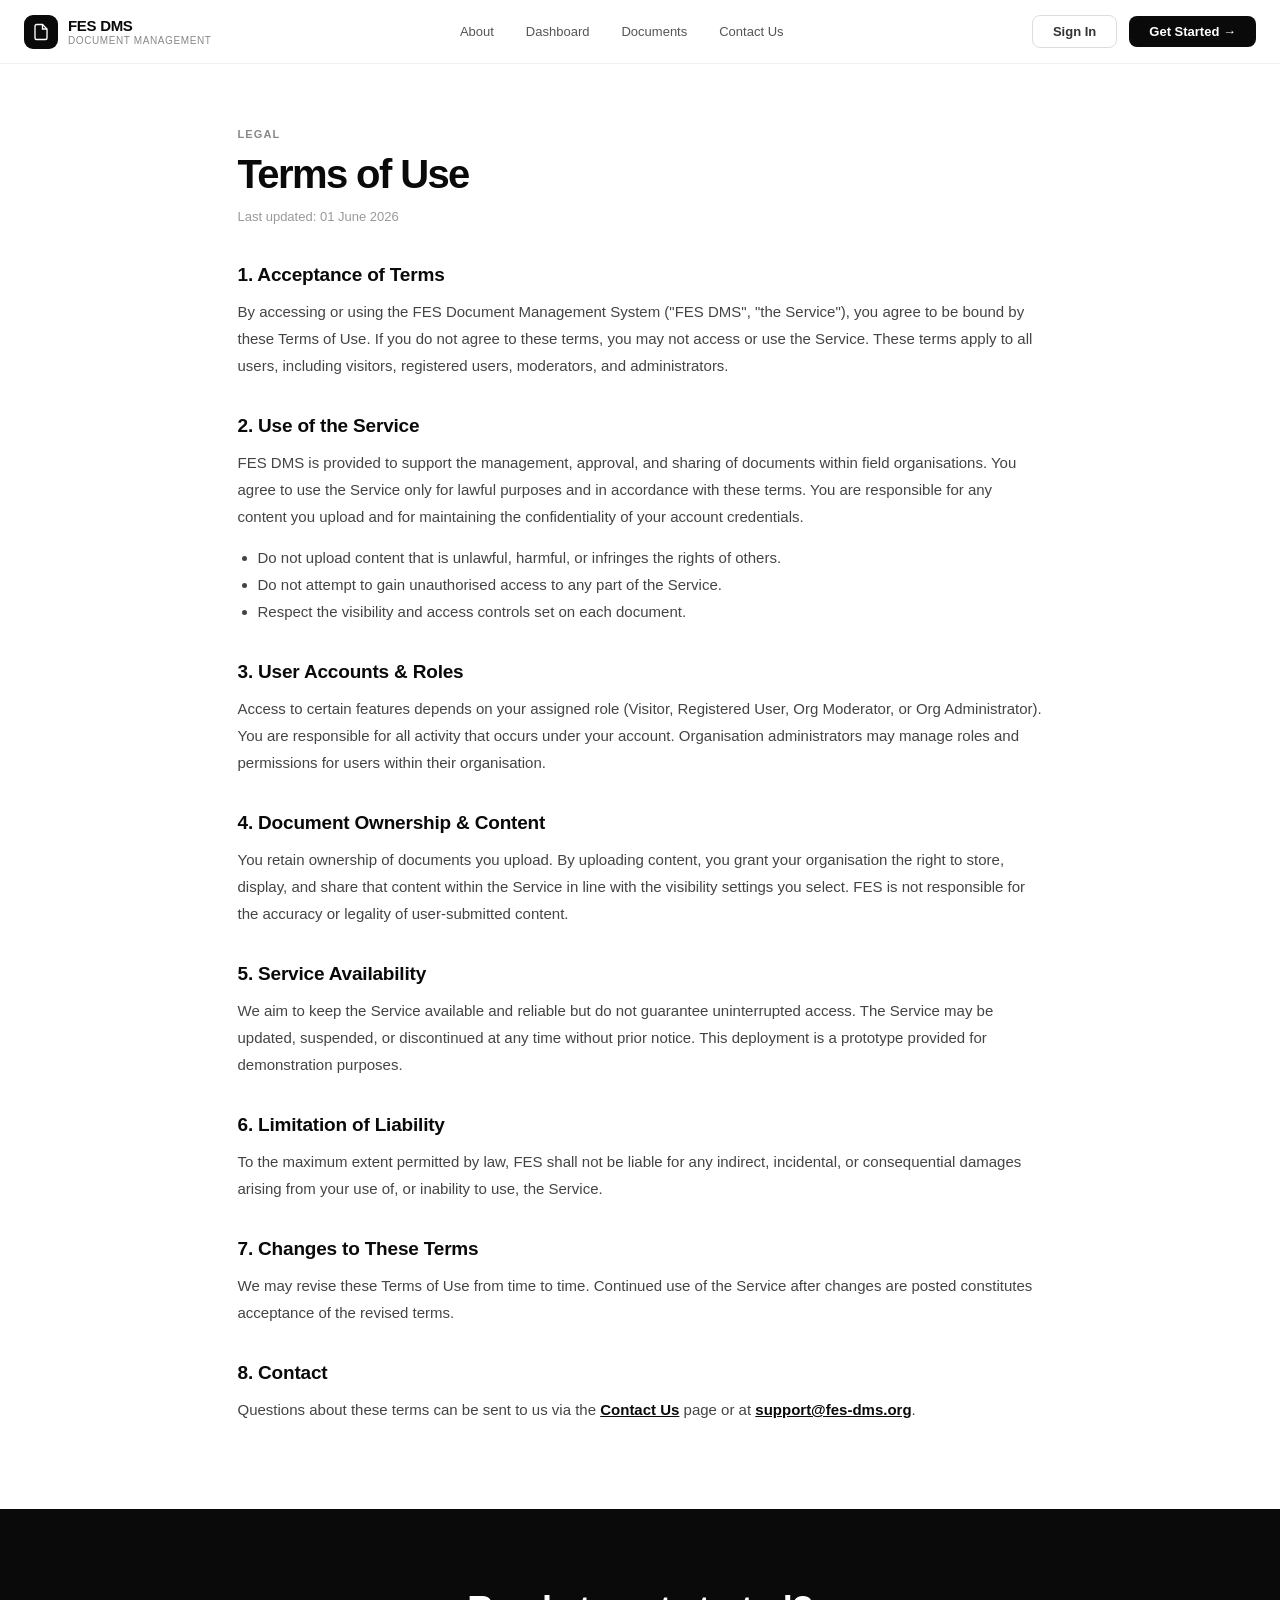
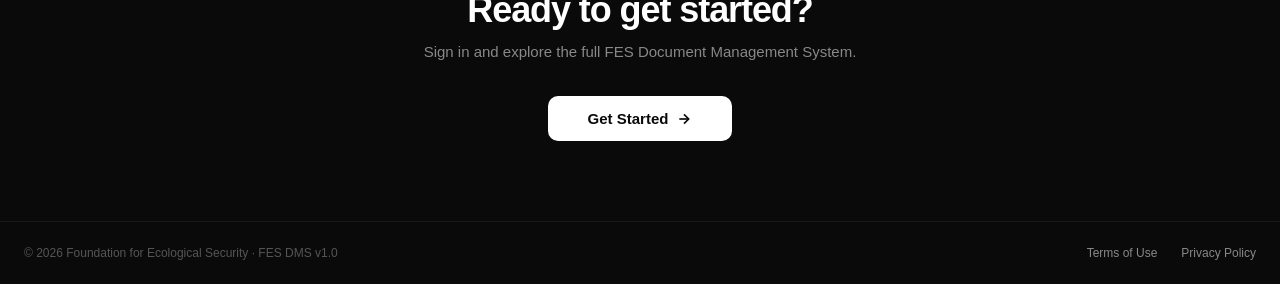
<file: terms.html>
<!DOCTYPE html>
<html lang="en">
<head>
  <meta charset="UTF-8" />
  <meta name="viewport" content="width=device-width, initial-scale=1.0" />
  <title>Terms of Use — FES DMS</title>
  <style>
    *, *::before, *::after { box-sizing: border-box; margin: 0; padding: 0; }
    body { font-family: 'Helvetica Neue', Helvetica, Arial, sans-serif; color: #0a0a0a; background: #fff; -webkit-font-smoothing: antialiased; }

    .lp-nav { position: sticky; top: 0; background: rgba(255,255,255,0.92); backdrop-filter: blur(12px); border-bottom: 1px solid #f0f0f0; padding: 0 max(24px, calc((100% - 1280px) / 2)); height: 64px; display: flex; align-items: center; justify-content: space-between; z-index: 100; }
    .lp-nav-brand { display: flex; align-items: center; gap: 10px; cursor: pointer; }
    .lp-nav-brand-icon { width: 34px; height: 34px; background: #0a0a0a; border-radius: 9px; display: flex; align-items: center; justify-content: center; }
    .lp-nav-brand-icon svg { width: 18px; height: 18px; stroke: #fff; fill: none; stroke-width: 1.8; }
    .lp-nav-brand-name { font-size: 15px; font-weight: 800; letter-spacing: -0.02em; color: #0a0a0a; }
    .lp-nav-brand-sub { font-size: 10px; color: #888; font-weight: 500; letter-spacing: 0.06em; text-transform: uppercase; margin-top: 1px; }
    .lp-nav-links { display: flex; gap: 32px; }
    .lp-nav-link { font-size: 13px; font-weight: 500; color: #555; text-decoration: none; cursor: pointer; transition: color .15s; }
    .lp-nav-link:hover { color: #0a0a0a; }
    .lp-nav-cta { display: flex; align-items: center; gap: 12px; }
    .lp-btn-ghost { padding: 8px 20px; border-radius: 8px; font-size: 13px; font-weight: 600; border: 1px solid #ddd; background: transparent; cursor: pointer; color: #333; transition: border-color .15s, color .15s; }
    .lp-btn-ghost:hover { border-color: #999; color: #0a0a0a; }
    .lp-btn-solid { padding: 8px 20px; border-radius: 8px; font-size: 13px; font-weight: 600; border: none; background: #0a0a0a; color: #fff; cursor: pointer; transition: background .15s, transform .1s; }
    .lp-btn-solid:hover { background: #222; transform: translateY(-1px); }

    .legal-hero { padding: 64px 24px 0; max-width: 853px; margin: 0 auto; }
    .legal-hero .lbl { font-size: 11px; font-weight: 700; letter-spacing: 0.1em; text-transform: uppercase; color: #888; margin-bottom: 12px; }
    .legal-hero h1 { font-size: 40px; font-weight: 800; letter-spacing: -0.04em; }
    .legal-hero .updated { font-size: 13px; color: #999; margin-top: 12px; }

    .legal { padding: 40px 24px 72px; max-width: 853px; margin: 0 auto; }
    .legal h2 { font-size: 19px; font-weight: 700; letter-spacing: -0.01em; margin: 36px 0 12px; }
    .legal h2:first-child { margin-top: 0; }
    .legal p { font-size: 15px; color: #444; line-height: 1.8; margin-bottom: 14px; }
    .legal ul { margin: 0 0 14px 20px; }
    .legal li { font-size: 15px; color: #444; line-height: 1.8; }
    .legal a { color: #0a0a0a; font-weight: 600; }

    .lp-cta { padding: 80px max(24px, calc((100% - 1280px) / 2)); background: #0a0a0a; text-align: center; }
    .lp-cta h2 { font-size: 36px; font-weight: 800; color: #fff; letter-spacing: -0.03em; margin-bottom: 12px; }
    .lp-cta p { font-size: 15px; color: #888; margin-bottom: 36px; }
    .lp-cta-btn { padding: 14px 40px; border-radius: 10px; font-size: 15px; font-weight: 700; background: #fff; color: #0a0a0a; border: none; cursor: pointer; transition: background .15s, transform .1s; display: inline-flex; align-items: center; gap: 8px; }
    .lp-cta-btn:hover { background: #f0f0f0; transform: translateY(-2px); }
    .lp-footer { padding: 24px max(24px, calc((100% - 1280px) / 2)); background: #0a0a0a; border-top: 1px solid #1a1a1a; display: flex; align-items: center; justify-content: space-between; }
    .lp-footer-left { font-size: 12px; color: #555; }
    .lp-footer-right { display: flex; gap: 24px; }
    .lp-footer-right a { font-size: 12px; color: #888; text-decoration: none; transition: color .15s; }
    .lp-footer-right a:hover { color: #fff; }

    @media (max-width: 900px) {
      .lp-nav { padding: 0 24px; } .lp-nav-links { display: none; }
      .legal-hero { padding: 48px 24px 0; } .legal-hero h1 { font-size: 30px; }
      .legal { padding: 32px 24px 56px; }
      .lp-footer { padding: 24px; flex-direction: column; gap: 12px; text-align: center; }
    }
  </style>
  <link rel="stylesheet" href="modal.css" /></head>
<body>

  <nav class="lp-nav">
    <div class="lp-nav-brand" onclick="location.href='landing.html'">
      <div class="lp-nav-brand-icon"><svg viewBox="0 0 24 24"><path d="M14 2H6a2 2 0 0 0-2 2v16a2 2 0 0 0 2 2h12a2 2 0 0 0 2-2V8z"/><polyline points="14 2 14 8 20 8"/></svg></div>
      <div><div class="lp-nav-brand-name">FES DMS</div><div class="lp-nav-brand-sub">Document Management</div></div>
    </div>
    <div class="lp-nav-links">
      <a class="lp-nav-link" href="about.html">About</a>
      <a class="lp-nav-link" href="dashboard.html">Dashboard</a>
      <a class="lp-nav-link" href="documents.html">Documents</a>
      <a class="lp-nav-link" href="contact.html">Contact Us</a>
    </div>
    <div class="lp-nav-cta">
      <button class="lp-btn-ghost" onclick="location.href='dashboard.html'">Sign In</button>
      <button class="lp-btn-solid" onclick="openGetStarted()">Get Started →</button>
    </div>
  </nav>

  <section class="legal-hero">
    <div class="lbl">Legal</div>
    <h1>Terms of Use</h1>
    <div class="updated">Last updated: 01 June 2026</div>
  </section>

  <article class="legal">
    <h2>1. Acceptance of Terms</h2>
    <p>By accessing or using the FES Document Management System ("FES DMS", "the Service"), you agree to be bound by these Terms of Use. If you do not agree to these terms, you may not access or use the Service. These terms apply to all users, including visitors, registered users, moderators, and administrators.</p>

    <h2>2. Use of the Service</h2>
    <p>FES DMS is provided to support the management, approval, and sharing of documents within field organisations. You agree to use the Service only for lawful purposes and in accordance with these terms. You are responsible for any content you upload and for maintaining the confidentiality of your account credentials.</p>
    <ul>
      <li>Do not upload content that is unlawful, harmful, or infringes the rights of others.</li>
      <li>Do not attempt to gain unauthorised access to any part of the Service.</li>
      <li>Respect the visibility and access controls set on each document.</li>
    </ul>

    <h2>3. User Accounts &amp; Roles</h2>
    <p>Access to certain features depends on your assigned role (Visitor, Registered User, Org Moderator, or Org Administrator). You are responsible for all activity that occurs under your account. Organisation administrators may manage roles and permissions for users within their organisation.</p>

    <h2>4. Document Ownership &amp; Content</h2>
    <p>You retain ownership of documents you upload. By uploading content, you grant your organisation the right to store, display, and share that content within the Service in line with the visibility settings you select. FES is not responsible for the accuracy or legality of user-submitted content.</p>

    <h2>5. Service Availability</h2>
    <p>We aim to keep the Service available and reliable but do not guarantee uninterrupted access. The Service may be updated, suspended, or discontinued at any time without prior notice. This deployment is a prototype provided for demonstration purposes.</p>

    <h2>6. Limitation of Liability</h2>
    <p>To the maximum extent permitted by law, FES shall not be liable for any indirect, incidental, or consequential damages arising from your use of, or inability to use, the Service.</p>

    <h2>7. Changes to These Terms</h2>
    <p>We may revise these Terms of Use from time to time. Continued use of the Service after changes are posted constitutes acceptance of the revised terms.</p>

    <h2>8. Contact</h2>
    <p>Questions about these terms can be sent to us via the <a href="contact.html">Contact Us</a> page or at <a href="mailto:support@fes-dms.org">support@fes-dms.org</a>.</p>
  </article>

  <!-- CTA -->
  <section class="lp-cta">
    <h2>Ready to get started?</h2>
    <p>Sign in and explore the full FES Document Management System.</p>
    <button class="lp-cta-btn" onclick="openGetStarted()">
      Get Started
      <svg viewBox="0 0 24 24" width="16" height="16" fill="none" stroke="currentColor" stroke-width="2.5"><line x1="5" y1="12" x2="19" y2="12"/><polyline points="12 5 19 12 12 19"/></svg>
    </button>
  </section>

  <footer class="lp-footer">
    <div class="lp-footer-left">© 2026 Foundation for Ecological Security · FES DMS v1.0</div>
    <div class="lp-footer-right">
      <a href="terms.html">Terms of Use</a>
      <a href="privacy.html">Privacy Policy</a>
    </div>
  </footer>

  <script src="modal.js"></script></body>
</html>
</file>
<file: modal.css>
/* ── Get Started modal ── */
.gs-overlay {
  position: fixed; inset: 0; z-index: 1000;
  background: rgba(0,0,0,0.55); backdrop-filter: blur(3px);
  display: none; align-items: center; justify-content: center; padding: 24px;
}
.gs-overlay.open { display: flex; }
.gs-modal {
  background: #fff; border-radius: 20px; width: 100%; max-width: 460px;
  padding: 34px 32px 32px; position: relative;
  box-shadow: 0 30px 80px rgba(0,0,0,0.32);
  animation: gs-pop .18s ease;
  font-family: 'Helvetica Neue', Helvetica, Arial, sans-serif;
}
@keyframes gs-pop { from { transform: translateY(10px) scale(.98); opacity: 0; } to { transform: none; opacity: 1; } }
.gs-close {
  position: absolute; top: 16px; right: 16px; width: 32px; height: 32px;
  border: none; background: #f4f4f4; border-radius: 8px; font-size: 19px;
  color: #555; cursor: pointer; line-height: 1; transition: background .15s, color .15s;
}
.gs-close:hover { background: #ececec; color: #0a0a0a; }
.gs-modal h2 { font-size: 22px; font-weight: 800; letter-spacing: -0.02em; color: #0a0a0a; margin-bottom: 6px; }
.gs-sub { font-size: 13px; color: #888; margin-bottom: 22px; line-height: 1.5; }

.gs-field { display: flex; flex-direction: column; gap: 6px; margin-bottom: 14px; }
.gs-field label { font-size: 13px; font-weight: 600; color: #444; }
.gs-field input, .gs-field textarea {
  border: 1px solid #e4e4e4; border-radius: 10px; padding: 12px 14px;
  font-size: 14px; font-family: inherit; color: #0a0a0a; outline: none; transition: border-color .15s;
}
.gs-field input:focus, .gs-field textarea:focus { border-color: #0a0a0a; }
.gs-field textarea { resize: vertical; min-height: 92px; }
.gs-submit {
  width: 100%; padding: 13px; border-radius: 10px; font-size: 15px; font-weight: 700;
  border: none; background: #0a0a0a; color: #fff; cursor: pointer; margin-top: 6px;
  transition: background .15s, transform .1s;
}
.gs-submit:hover { background: #222; transform: translateY(-1px); }

.gs-form-view.hide { display: none; }
.gs-success-view { display: none; text-align: center; padding: 10px 0 4px; }
.gs-success-view.show { display: block; }
.gs-check { width: 66px; height: 66px; border-radius: 50%; background: #e8fef0; display: flex; align-items: center; justify-content: center; margin: 0 auto 20px; }
.gs-check svg { width: 30px; height: 30px; stroke: #16a34a; fill: none; stroke-width: 2.6; }
.gs-success-view h2 { margin-bottom: 10px; }
.gs-success-view p { font-size: 14px; color: #666; line-height: 1.65; margin: 0 auto 24px; max-width: 330px; }
.gs-done { padding: 12px 34px; border-radius: 10px; font-size: 14px; font-weight: 700; border: none; background: #0a0a0a; color: #fff; cursor: pointer; transition: background .15s; }
.gs-done:hover { background: #222; }
</file>
